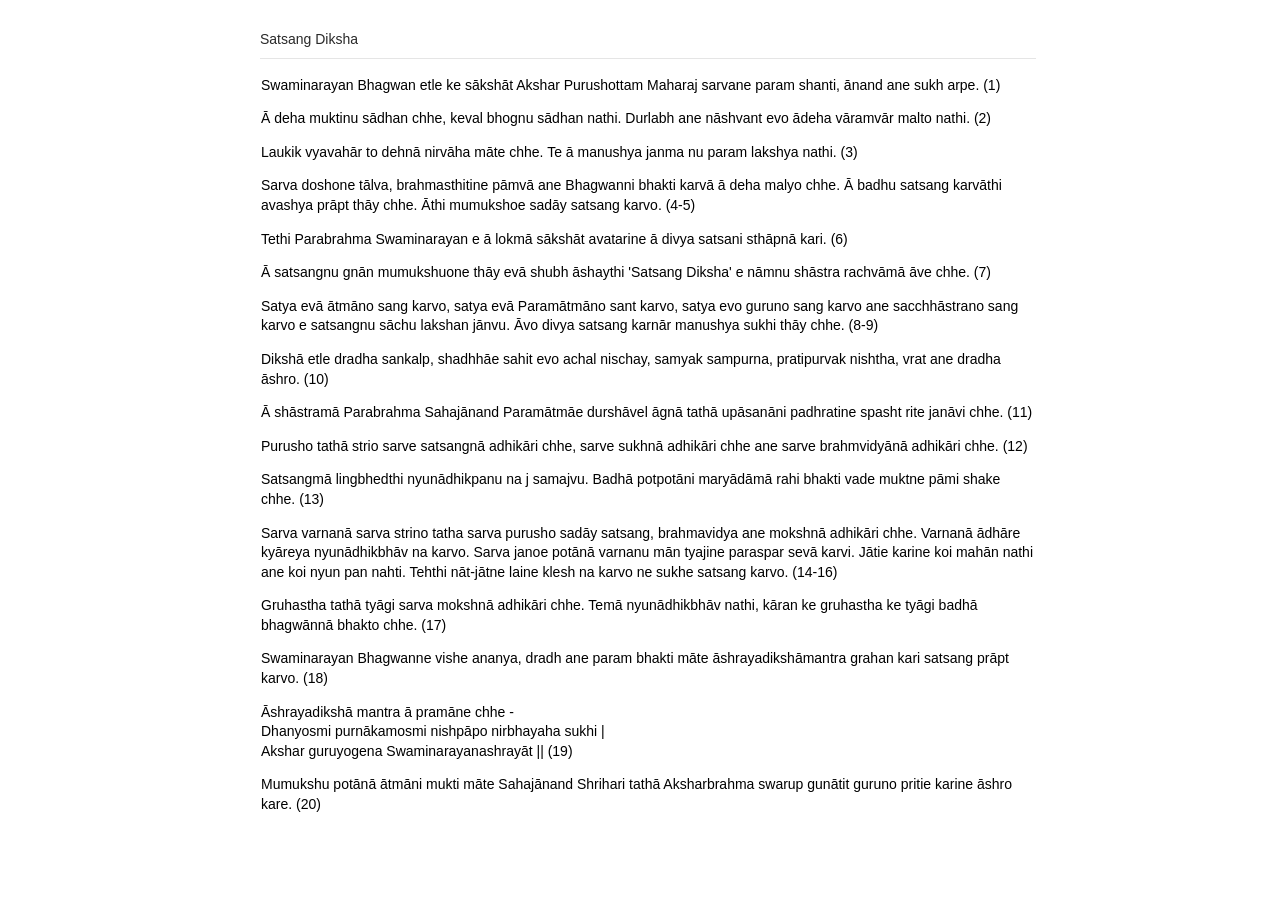
<file: index.html>
<!doctype html>
<html>
  <head>
    <meta name="viewport" content="width=device-width" />
    <meta http-equiv="Content-Type" content="text/html; charset=UTF-8" />
    <title>Nilkanth</title>
    <style>
      /* cyrillic-ext */
      @font-face {
        font-family: 'Alice';
        font-style: normal;
        font-weight: 400;
        font-display: swap;
        src: local('Alice Regular'), local('Alice-Regular'), url(https://fonts.gstatic.com/s/alice/v11/OpNCnoEEmtHa6GcDrg7-hCJ1Zhw.woff2) format('woff2');
        unicode-range: U+0460-052F, U+1C80-1C88, U+20B4, U+2DE0-2DFF, U+A640-A69F, U+FE2E-FE2F;
      }
      /* cyrillic */
      @font-face {
        font-family: 'Alice';
        font-style: normal;
        font-weight: 400;
        font-display: swap;
        src: local('Alice Regular'), local('Alice-Regular'), url(https://fonts.gstatic.com/s/alice/v11/OpNCnoEEmtHa6GcKrg7-hCJ1Zhw.woff2) format('woff2');
        unicode-range: U+0400-045F, U+0490-0491, U+04B0-04B1, U+2116;
      }
      /* latin */
      @font-face {
        font-family: 'Alice';
        font-style: normal;
        font-weight: 400;
        font-display: swap;
        src: local('Alice Regular'), local('Alice-Regular'), url(https://fonts.gstatic.com/s/alice/v11/OpNCnoEEmtHa6GcOrg7-hCJ1.woff2) format('woff2');
        unicode-range: U+0000-00FF, U+0131, U+0152-0153, U+02BB-02BC, U+02C6, U+02DA, U+02DC, U+2000-206F, U+2074, U+20AC, U+2122, U+2191, U+2193, U+2212, U+2215, U+FEFF, U+FFFD;
      }
      /* cyrillic-ext */
      @font-face {
        font-family: 'Lora';
        font-style: italic;
        font-weight: 400;
        font-display: swap;
        src: url(https://fonts.gstatic.com/s/lora/v16/0QI8MX1D_JOuMw_hLdO6T2wV9KnW-MoFoqJ2mvWc3ZyhTjcV.woff) format('woff');
        unicode-range: U+0460-052F, U+1C80-1C88, U+20B4, U+2DE0-2DFF, U+A640-A69F, U+FE2E-FE2F;
      }
      /* cyrillic */
      @font-face {
        font-family: 'Lora';
        font-style: italic;
        font-weight: 400;
        font-display: swap;
        src: url(https://fonts.gstatic.com/s/lora/v16/0QI8MX1D_JOuMw_hLdO6T2wV9KnW-MoFoqt2mvWc3ZyhTjcV.woff) format('woff');
        unicode-range: U+0400-045F, U+0490-0491, U+04B0-04B1, U+2116;
      }
      /* vietnamese */
      @font-face {
        font-family: 'Lora';
        font-style: italic;
        font-weight: 400;
        font-display: swap;
        src: url(https://fonts.gstatic.com/s/lora/v16/0QI8MX1D_JOuMw_hLdO6T2wV9KnW-MoFoqB2mvWc3ZyhTjcV.woff) format('woff');
        unicode-range: U+0102-0103, U+0110-0111, U+0128-0129, U+0168-0169, U+01A0-01A1, U+01AF-01B0, U+1EA0-1EF9, U+20AB;
      }
      /* latin-ext */
      @font-face {
        font-family: 'Lora';
        font-style: italic;
        font-weight: 400;
        font-display: swap;
        src: url(https://fonts.gstatic.com/s/lora/v16/0QI8MX1D_JOuMw_hLdO6T2wV9KnW-MoFoqF2mvWc3ZyhTjcV.woff) format('woff');
        unicode-range: U+0100-024F, U+0259, U+1E00-1EFF, U+2020, U+20A0-20AB, U+20AD-20CF, U+2113, U+2C60-2C7F, U+A720-A7FF;
      }
      /* latin */
      @font-face {
        font-family: 'Lora';
        font-style: italic;
        font-weight: 400;
        font-display: swap;
        src: url(https://fonts.gstatic.com/s/lora/v16/0QI8MX1D_JOuMw_hLdO6T2wV9KnW-MoFoq92mvWc3ZyhTg.woff) format('woff');
        unicode-range: U+0000-00FF, U+0131, U+0152-0153, U+02BB-02BC, U+02C6, U+02DA, U+02DC, U+2000-206F, U+2074, U+20AC, U+2122, U+2191, U+2193, U+2212, U+2215, U+FEFF, U+FFFD;
      }
      /* cyrillic-ext */
      @font-face {
        font-family: 'Lora';
        font-style: normal;
        font-weight: 400;
        font-display: swap;
        src: url(https://fonts.gstatic.com/s/lora/v16/0QI6MX1D_JOuGQbT0gvTJPa787weuxJMkqt8ndeYxZ2JTg.woff) format('woff');
        unicode-range: U+0460-052F, U+1C80-1C88, U+20B4, U+2DE0-2DFF, U+A640-A69F, U+FE2E-FE2F;
      }
      /* cyrillic */
      @font-face {
        font-family: 'Lora';
        font-style: normal;
        font-weight: 400;
        font-display: swap;
        src: url(https://fonts.gstatic.com/s/lora/v16/0QI6MX1D_JOuGQbT0gvTJPa787weuxJFkqt8ndeYxZ2JTg.woff) format('woff');
        unicode-range: U+0400-045F, U+0490-0491, U+04B0-04B1, U+2116;
      }
      /* vietnamese */
      @font-face {
        font-family: 'Lora';
        font-style: normal;
        font-weight: 400;
        font-display: swap;
        src: url(https://fonts.gstatic.com/s/lora/v16/0QI6MX1D_JOuGQbT0gvTJPa787weuxJOkqt8ndeYxZ2JTg.woff) format('woff');
        unicode-range: U+0102-0103, U+0110-0111, U+0128-0129, U+0168-0169, U+01A0-01A1, U+01AF-01B0, U+1EA0-1EF9, U+20AB;
      }
      /* latin-ext */
      @font-face {
        font-family: 'Lora';
        font-style: normal;
        font-weight: 400;
        font-display: swap;
        src: url(https://fonts.gstatic.com/s/lora/v16/0QI6MX1D_JOuGQbT0gvTJPa787weuxJPkqt8ndeYxZ2JTg.woff) format('woff');
        unicode-range: U+0100-024F, U+0259, U+1E00-1EFF, U+2020, U+20A0-20AB, U+20AD-20CF, U+2113, U+2C60-2C7F, U+A720-A7FF;
      }
      /* latin */
      @font-face {
        font-family: 'Lora';
        font-style: normal;
        font-weight: 400;
        font-display: swap;
        src: url(https://fonts.gstatic.com/s/lora/v16/0QI6MX1D_JOuGQbT0gvTJPa787weuxJBkqt8ndeYxZ0.woff) format('woff');
        unicode-range: U+0000-00FF, U+0131, U+0152-0153, U+02BB-02BC, U+02C6, U+02DA, U+02DC, U+2000-206F, U+2074, U+20AC, U+2122, U+2191, U+2193, U+2212, U+2215, U+FEFF, U+FFFD;
      }
      /* latin-ext */
      @font-face {
        font-family: 'Merienda';
        font-style: normal;
        font-weight: 400;
        font-display: swap;
        src: local('Merienda'), local('Merienda-Regular_0_wt'), url(https://fonts.gstatic.com/s/merienda/v8/gNMHW3x8Qoy5_mf8uWMLMIqY_svhBV0.woff2) format('woff2');
        unicode-range: U+0100-024F, U+0259, U+1E00-1EFF, U+2020, U+20A0-20AB, U+20AD-20CF, U+2113, U+2C60-2C7F, U+A720-A7FF;
      }
      /* latin */
      @font-face {
        font-family: 'Merienda';
        font-style: normal;
        font-weight: 400;
        font-display: swap;
        src: local('Merienda'), local('Merienda-Regular_0_wt'), url(https://fonts.gstatic.com/s/merienda/v8/gNMHW3x8Qoy5_mf8uWMFMIqY_svh.woff2) format('woff2');
        unicode-range: U+0000-00FF, U+0131, U+0152-0153, U+02BB-02BC, U+02C6, U+02DA, U+02DC, U+2000-206F, U+2074, U+20AC, U+2122, U+2191, U+2193, U+2212, U+2215, U+FEFF, U+FFFD;
      }
      /* cyrillic-ext */
      @font-face {
        font-family: 'Roboto';
        font-style: normal;
        font-weight: 300;
        font-display: swap;
        src: local('Roboto Light'), local('Roboto-Light'), url(https://fonts.gstatic.com/s/roboto/v20/KFOlCnqEu92Fr1MmSU5fCRc4AMP6lbBP.woff2) format('woff2');
        unicode-range: U+0460-052F, U+1C80-1C88, U+20B4, U+2DE0-2DFF, U+A640-A69F, U+FE2E-FE2F;
      }
      /* cyrillic */
      @font-face {
        font-family: 'Roboto';
        font-style: normal;
        font-weight: 300;
        font-display: swap;
        src: local('Roboto Light'), local('Roboto-Light'), url(https://fonts.gstatic.com/s/roboto/v20/KFOlCnqEu92Fr1MmSU5fABc4AMP6lbBP.woff2) format('woff2');
        unicode-range: U+0400-045F, U+0490-0491, U+04B0-04B1, U+2116;
      }
      /* greek-ext */
      @font-face {
        font-family: 'Roboto';
        font-style: normal;
        font-weight: 300;
        font-display: swap;
        src: local('Roboto Light'), local('Roboto-Light'), url(https://fonts.gstatic.com/s/roboto/v20/KFOlCnqEu92Fr1MmSU5fCBc4AMP6lbBP.woff2) format('woff2');
        unicode-range: U+1F00-1FFF;
      }
      /* greek */
      @font-face {
        font-family: 'Roboto';
        font-style: normal;
        font-weight: 300;
        font-display: swap;
        src: local('Roboto Light'), local('Roboto-Light'), url(https://fonts.gstatic.com/s/roboto/v20/KFOlCnqEu92Fr1MmSU5fBxc4AMP6lbBP.woff2) format('woff2');
        unicode-range: U+0370-03FF;
      }
      /* vietnamese */
      @font-face {
        font-family: 'Roboto';
        font-style: normal;
        font-weight: 300;
        font-display: swap;
        src: local('Roboto Light'), local('Roboto-Light'), url(https://fonts.gstatic.com/s/roboto/v20/KFOlCnqEu92Fr1MmSU5fCxc4AMP6lbBP.woff2) format('woff2');
        unicode-range: U+0102-0103, U+0110-0111, U+0128-0129, U+0168-0169, U+01A0-01A1, U+01AF-01B0, U+1EA0-1EF9, U+20AB;
      }
      /* latin-ext */
      @font-face {
        font-family: 'Roboto';
        font-style: normal;
        font-weight: 300;
        font-display: swap;
        src: local('Roboto Light'), local('Roboto-Light'), url(https://fonts.gstatic.com/s/roboto/v20/KFOlCnqEu92Fr1MmSU5fChc4AMP6lbBP.woff2) format('woff2');
        unicode-range: U+0100-024F, U+0259, U+1E00-1EFF, U+2020, U+20A0-20AB, U+20AD-20CF, U+2113, U+2C60-2C7F, U+A720-A7FF;
      }
      /* latin */
      @font-face {
        font-family: 'Roboto';
        font-style: normal;
        font-weight: 300;
        font-display: swap;
        src: local('Roboto Light'), local('Roboto-Light'), url(https://fonts.gstatic.com/s/roboto/v20/KFOlCnqEu92Fr1MmSU5fBBc4AMP6lQ.woff2) format('woff2');
        unicode-range: U+0000-00FF, U+0131, U+0152-0153, U+02BB-02BC, U+02C6, U+02DA, U+02DC, U+2000-206F, U+2074, U+20AC, U+2122, U+2191, U+2193, U+2212, U+2215, U+FEFF, U+FFFD;
      }
      /* cyrillic-ext */
      @font-face {
        font-family: 'Roboto';
        font-style: normal;
        font-weight: 400;
        font-display: swap;
        src: local('Roboto'), local('Roboto-Regular'), url(https://fonts.gstatic.com/s/roboto/v20/KFOmCnqEu92Fr1Mu72xKKTU1Kvnz.woff2) format('woff2');
        unicode-range: U+0460-052F, U+1C80-1C88, U+20B4, U+2DE0-2DFF, U+A640-A69F, U+FE2E-FE2F;
      }
      /* cyrillic */
      @font-face {
        font-family: 'Roboto';
        font-style: normal;
        font-weight: 400;
        font-display: swap;
        src: local('Roboto'), local('Roboto-Regular'), url(https://fonts.gstatic.com/s/roboto/v20/KFOmCnqEu92Fr1Mu5mxKKTU1Kvnz.woff2) format('woff2');
        unicode-range: U+0400-045F, U+0490-0491, U+04B0-04B1, U+2116;
      }
      /* greek-ext */
      @font-face {
        font-family: 'Roboto';
        font-style: normal;
        font-weight: 400;
        font-display: swap;
        src: local('Roboto'), local('Roboto-Regular'), url(https://fonts.gstatic.com/s/roboto/v20/KFOmCnqEu92Fr1Mu7mxKKTU1Kvnz.woff2) format('woff2');
        unicode-range: U+1F00-1FFF;
      }
      /* greek */
      @font-face {
        font-family: 'Roboto';
        font-style: normal;
        font-weight: 400;
        font-display: swap;
        src: local('Roboto'), local('Roboto-Regular'), url(https://fonts.gstatic.com/s/roboto/v20/KFOmCnqEu92Fr1Mu4WxKKTU1Kvnz.woff2) format('woff2');
        unicode-range: U+0370-03FF;
      }
      /* vietnamese */
      @font-face {
        font-family: 'Roboto';
        font-style: normal;
        font-weight: 400;
        font-display: swap;
        src: local('Roboto'), local('Roboto-Regular'), url(https://fonts.gstatic.com/s/roboto/v20/KFOmCnqEu92Fr1Mu7WxKKTU1Kvnz.woff2) format('woff2');
        unicode-range: U+0102-0103, U+0110-0111, U+0128-0129, U+0168-0169, U+01A0-01A1, U+01AF-01B0, U+1EA0-1EF9, U+20AB;
      }
      /* latin-ext */
      @font-face {
        font-family: 'Roboto';
        font-style: normal;
        font-weight: 400;
        font-display: swap;
        src: local('Roboto'), local('Roboto-Regular'), url(https://fonts.gstatic.com/s/roboto/v20/KFOmCnqEu92Fr1Mu7GxKKTU1Kvnz.woff2) format('woff2');
        unicode-range: U+0100-024F, U+0259, U+1E00-1EFF, U+2020, U+20A0-20AB, U+20AD-20CF, U+2113, U+2C60-2C7F, U+A720-A7FF;
      }
      /* latin */
      @font-face {
        font-family: 'Roboto';
        font-style: normal;
        font-weight: 400;
        font-display: swap;
        src: local('Roboto'), local('Roboto-Regular'), url(https://fonts.gstatic.com/s/roboto/v20/KFOmCnqEu92Fr1Mu4mxKKTU1Kg.woff2) format('woff2');
        unicode-range: U+0000-00FF, U+0131, U+0152-0153, U+02BB-02BC, U+02C6, U+02DA, U+02DC, U+2000-206F, U+2074, U+20AC, U+2122, U+2191, U+2193, U+2212, U+2215, U+FEFF, U+FFFD;
      }
      /* cyrillic-ext */
      @font-face {
        font-family: 'Roboto';
        font-style: normal;
        font-weight: 500;
        font-display: swap;
        src: local('Roboto Medium'), local('Roboto-Medium'), url(https://fonts.gstatic.com/s/roboto/v20/KFOlCnqEu92Fr1MmEU9fCRc4AMP6lbBP.woff2) format('woff2');
        unicode-range: U+0460-052F, U+1C80-1C88, U+20B4, U+2DE0-2DFF, U+A640-A69F, U+FE2E-FE2F;
      }
      /* cyrillic */
      @font-face {
        font-family: 'Roboto';
        font-style: normal;
        font-weight: 500;
        font-display: swap;
        src: local('Roboto Medium'), local('Roboto-Medium'), url(https://fonts.gstatic.com/s/roboto/v20/KFOlCnqEu92Fr1MmEU9fABc4AMP6lbBP.woff2) format('woff2');
        unicode-range: U+0400-045F, U+0490-0491, U+04B0-04B1, U+2116;
      }
      /* greek-ext */
      @font-face {
        font-family: 'Roboto';
        font-style: normal;
        font-weight: 500;
        font-display: swap;
        src: local('Roboto Medium'), local('Roboto-Medium'), url(https://fonts.gstatic.com/s/roboto/v20/KFOlCnqEu92Fr1MmEU9fCBc4AMP6lbBP.woff2) format('woff2');
        unicode-range: U+1F00-1FFF;
      }
      /* greek */
      @font-face {
        font-family: 'Roboto';
        font-style: normal;
        font-weight: 500;
        font-display: swap;
        src: local('Roboto Medium'), local('Roboto-Medium'), url(https://fonts.gstatic.com/s/roboto/v20/KFOlCnqEu92Fr1MmEU9fBxc4AMP6lbBP.woff2) format('woff2');
        unicode-range: U+0370-03FF;
      }
      /* vietnamese */
      @font-face {
        font-family: 'Roboto';
        font-style: normal;
        font-weight: 500;
        font-display: swap;
        src: local('Roboto Medium'), local('Roboto-Medium'), url(https://fonts.gstatic.com/s/roboto/v20/KFOlCnqEu92Fr1MmEU9fCxc4AMP6lbBP.woff2) format('woff2');
        unicode-range: U+0102-0103, U+0110-0111, U+0128-0129, U+0168-0169, U+01A0-01A1, U+01AF-01B0, U+1EA0-1EF9, U+20AB;
      }
      /* latin-ext */
      @font-face {
        font-family: 'Roboto';
        font-style: normal;
        font-weight: 500;
        font-display: swap;
        src: local('Roboto Medium'), local('Roboto-Medium'), url(https://fonts.gstatic.com/s/roboto/v20/KFOlCnqEu92Fr1MmEU9fChc4AMP6lbBP.woff2) format('woff2');
        unicode-range: U+0100-024F, U+0259, U+1E00-1EFF, U+2020, U+20A0-20AB, U+20AD-20CF, U+2113, U+2C60-2C7F, U+A720-A7FF;
      }
      /* latin */
      @font-face {
        font-family: 'Roboto';
        font-style: normal;
        font-weight: 500;
        font-display: swap;
        src: local('Roboto Medium'), local('Roboto-Medium'), url(https://fonts.gstatic.com/s/roboto/v20/KFOlCnqEu92Fr1MmEU9fBBc4AMP6lQ.woff2) format('woff2');
        unicode-range: U+0000-00FF, U+0131, U+0152-0153, U+02BB-02BC, U+02C6, U+02DA, U+02DC, U+2000-206F, U+2074, U+20AC, U+2122, U+2191, U+2193, U+2212, U+2215, U+FEFF, U+FFFD;
      }

      .html-body {
        background-color: #ffffff;
        font-family: sans-serif;
        -webkit-font-smoothing: antialiased;
        font-size: 14px;
        line-height: 1.4;
        margin: 0;
        padding: 0;
        -ms-text-size-adjust: 100%;
        -webkit-text-size-adjust: 100%;
      }

      table {
        border-collapse: separate;
        mso-table-lspace: 0pt;
        mso-table-rspace: 0pt;
        width: 100%; }
        table td {
          font-family: sans-serif;
          font-size: 14px;
          vertical-align: top;
      }

      .body {
        background-color: #ffffff;
        width: 100%;
      }

      /* Set a max-width, and make it display as block so it will automatically stretch to that width, but will also shrink down on a phone or something */
      .container {
        display: block;
        margin: 0 auto !important;
        /* makes it centered */
        max-width: 800px;
        padding: 10px;
        width: 800px;
      }

      /* This should also be a block element, so that it will fill 100% of the .container */
      .content {
        box-sizing: border-box;
        display: block;
        margin: 0 auto;
        padding: 10px;
      }

      /* -------------------------------------
          HEADER, FOOTER, MAIN
      ------------------------------------- */
      .main {
        background: #ffffff;
        border-radius: 3px;
        width: 100%;
      }

      .wrapper {
        box-sizing: border-box;
        padding: 0px;
      }

      .content-block {
        padding-bottom: 10px;
        padding-top: 10px;
      }

      .footer {
        clear: both;
        margin-top: 10px;
        text-align: center;
        width: 100%;
      }
        .footer td,
        .footer p,
        .footer span,
        .footer a {
          color: #999999;
          font-size: 12px;
          text-align: center;
      }

      /* -------------------------------------
          TYPOGRAPHY
      ------------------------------------- */
      .h1,
      .h2,
      .h3,
      .h4 {
        color: #000000;
        font-family: 'Alice';
        font-weight: 400;
        line-height: 1.4;
        margin: 0;
        margin-bottom: 30px;
      }

      .h1 {
        font-size: 35px;
        font-weight: 300;
        text-transform: capitalize;
      }

      .p,
      .ul,
      .ol {
        font-family: 'Lora';
        font-size: 14px;
        font-weight: normal;
        margin: 0;
        margin-bottom: 15px;
      }

      .p li,
      .ul li,
      .ol li {
          list-style-position: inside;
          margin-left: 5px;
      }

      .a {
        display: block;
        color: rgba(0, 0, 0, 0.84);
        font-family: 'Roboto';
        font-size: 14px;
        text-decoration: none;
      }

      .a:hover {
        text-decoration: underline;
      }

      .p:last-child {
        margin: 0;
      }

      /* -------------------------------------
          OTHER STYLES THAT MIGHT BE USEFUL
      ------------------------------------- */
      .last {
        margin-bottom: 0;
      }

      .first {
        margin-top: 0;
      }

      .align-center {
        text-align: center;
      }

      .align-right {
        text-align: right;
      }

      .align-left {
        text-align: left;
      }

      .align-justify {
        text-align: justify;
      }

      .clear {
        clear: both;
      }

      .mt0 {
        margin-top: 0;
      }

      .mb0 {
        margin-bottom: 0;
      }

      .preheader {
        color: transparent;
        display: none;
        height: 0;
        max-height: 0;
        max-width: 0;
        opacity: 0;
        overflow: hidden;
        mso-hide: all;
        visibility: hidden;
        width: 0;
      }

      .powered-by a {
        text-decoration: none;
      }

      hr {
        border: 0;
        border-bottom: 1px solid #f6f6f6;
        margin: 20px 0;
      }

      .wide {
        display: block;
      }

      .tall {
        display: none;
      }

      /* -------------------------------------
          RESPONSIVE AND MOBILE FRIENDLY STYLES
      ------------------------------------- */
      @media only screen and (max-width: 800px) {
        table[class=body] .h1 {
          font-size: 28px !important;
          margin-bottom: 10px !important;
        }
        table[class=body] .p,
        table[class=body] .ul,
        table[class=body] .ol,
        table[class=body] .td,
        table[class=body] .span,
        table[class=body] .a {
          font-size: 16px !important;
        }
        table[class=body] .wrapper,
        table[class=body] .article {
          padding: 0px !important;
        }
        table[class=body] .content {
          padding: 0 !important;
        }
        table[class=body] .container {
          padding: 0 !important;
          width: 100% !important;
        }
        table[class=body] .main {
          border-left-width: 0 !important;
          border-radius: 0 !important;
          border-right-width: 0 !important;
        }
        table[class=body] .btn table {
          width: 100% !important;
        }
        table[class=body] .btn a {
          width: 100% !important;
        }
        table[class=body] .img-responsive {
          height: auto !important;
          max-width: 100% !important;
          width: auto !important;
        }

        .header-title {
          font-size: 30px !important;
          line-height: 34px !important;
        }

        .header-subtitle {
          font-size: 18px !important;
          line-height: 22px !important;
        }

        table[class=body] .p.icon-image-title {
          font-size: 20px !important;
        }
      }

      @media only screen and (max-width: 600px) {
        .wide {
          display: none !important;
        }

        .tall {
          display: block !important;
        }
      }

      /* -------------------------------------
          PRESERVE THESE STYLES IN THE HEAD
      ------------------------------------- */
      @media all {
        .ExternalClass {
          width: 100%;
        }
        .ExternalClass,
        .ExternalClass p,
        .ExternalClass span,
        .ExternalClass font,
        .ExternalClass td,
        .ExternalClass div {
          line-height: 100%;
        }
        .apple-link a {
          color: inherit !important;
          font-family: inherit !important;
          font-size: inherit !important;
          font-weight: inherit !important;
          line-height: inherit !important;
          text-decoration: none !important;
        }
        #MessageViewBody a {
          color: inherit;
          text-decoration: none;
          font-size: inherit;
          font-family: inherit;
          font-weight: inherit;
          line-height: inherit;
        }
        .btn-primary table td:hover {
          background-color: #34495e !important;
        }
        .btn-primary a:hover {
          background-color: #34495e !important;
          border-color: #34495e !important;
        }
      }

      /* -------------------------------------
          CONTENT
      ------------------------------------- */
      .p {
        font-family: 'Lora';
        font-size: 18px;
        line-height: 24px;
      }

      .image,
      .half-image,
      .simple-image,
      .carousel-image,
      .icon-image,
      .divider {
        border-radius: 10px;
        display: block;
        overflow: hidden;
        margin-bottom: 24px;
        border: none;
        -ms-interpolation-mode: bicubic;
        max-width: 100%;
      }

      .icon-image {
        display: inline-block;
        height: 50px !important;
        width: 50px !important;
        margin-right: 12px;
      }

      .icon-image-title {
        font-weight: bold;
        font-size: 24px;
      }

      .image,
      .carousel-image {
        width: 100%;
      }

      .divider {
        margin: 24px auto 0px;
      }

      .half-text,
      .half-image {
        width: 376px;
      }

      .carousel-image {
        margin: 0;
      }

      .carousel-image-wrapper {
        margin: 12px 0;
      }

      .carousel {
        background-color: #ecf0f1;
        border-radius: 10px;
      }

      .header {
        margin: 20px 0 12px;
      }

      .section-header {
        color: rgba(0, 0, 0, 0.84);
        font-family: 'Roboto';
        border-bottom: 1px solid rgba(0, 0, 0, 0.1);
        font-size: 14px;
        padding: 8px 0;
      }

      .read-marker {
        color: rgba(0, 0, 0, 0.54);
        font-family: 'Roboto';
        font-size: 14px;
        text-align: right;
      }

      .header-title {
        display: block;
        font-family: 'Alice';
        font-size: 40px;
        line-height: 44px;
        margin: 0;
      }

      .header-subtitle {
        color: rgba(0, 0, 0, 0.54);
        display: block;
        font-family: 'Roboto';
        font-size: 20px;
        font-weight: 400;
        line-height: 24px;
      }

      .quote-spacing {
        box-sizing: border-box;
        border-left: 4px solid #1abc9c;
        margin: 30px 24px 0px;
        padding-left: 20px;
      }

      .quote {
        box-sizing: border-box;
        font-family: 'Merienda';
        font-size: 24px;
        line-height: 28px;
      }

      .half-spacing-bottom {
        margin-bottom: 12px;
      }

      .half-spacing-top {
        margin-top: 12px;
      }

      .spacing-top {
        margin-top: 24px;
      }

      .no-spacing-top {
        margin-top: 0px;
      }

      .no-margin {
        margin: 0px;
      }

      .spacing-right {
        margin-right: 24px;
      }

      .footer {
        margin-top: 24px;
      }

      .border-top,
      .footer,
      .inline-divider-top {
        border-top: 1px solid rgba(0, 0, 0, 0.1);
      }

      .highlight-card {
        border-radius: 10px;
        overflow: hidden;
        background-color: #1abc9c;
        color: white;
        padding: 4px 12px;
      }

      .card-title {
        font-family: 'Roboto';
        font-size: 12px;
        font-weight: bold;
        margin-bottom: 8px;
      }

      .input {
        position:absolute;
        display:none !important;
        visibility:hidden !important;
      }

      .picker-pill {
        background-color: #bdc3c7;
        border-radius: 6px;
        padding: 6px;
        display: inline-block;
        margin: 4px;
      }

      .hero-link {
        display: inline-block;
        background-color: #3498db;
        border-radius: 4px;
        box-sizing: border-box;
        padding: 12px;
        text-decoration: none;
        color: white;
        font-weight: bold;
        width: 100%;
      }

      .two-col-table-image-cell {
        width: 40%;
      }

      .two-col-table-text-cell {
        width: 60%;
      }

      .inline-divider-top {
        padding-top: 24px;
      }

    </style>
  </head>
  <body class="html-body">
    <span class="preheader">Satsang Diksha</span>
    <table role="presentation" border="0" cellpadding="0" cellspacing="0" class="body">
      <tr>
        <td style="width: 16px;">&nbsp;</td>
        <td class="container">
          <div class="content">

            <!-- START CENTERED WHITE CONTAINER -->
            <table role="presentation" class="main">

              <!-- START MAIN CONTENT AREA -->
              <tr>
                <td class="section-header">
                  <table role="presentation" border="0" cellpadding="0" cellspacing="0">
                    <tr>
                      <td>
                        Satsang Diksha
                      </td>
                    </tr>
                  </table>
                </td>
              </tr>
              <tr>
                <td>
                  <p>Swaminarayan Bhagwan etle ke sākshāt Akshar Purushottam Maharaj sarvane param shanti, ānand ane sukh arpe. (1) </p>
                  <p>Ā deha muktinu sādhan chhe, keval bhognu sādhan nathi. Durlabh ane nāshvant evo ādeha vāramvār malto nathi. (2)</p>

                  <p>Laukik vyavahār to dehnā nirvāha māte chhe. Te ā manushya janma nu param lakshya nathi. (3)</p>

                  <p>Sarva doshone tālva, brahmasthitine pāmvā ane Bhagwanni bhakti karvā ā deha malyo chhe. Ā badhu satsang karvāthi avashya prāpt thāy chhe. Āthi mumukshoe sadāy satsang karvo. (4-5)</p>

                  <p>Tethi Parabrahma Swaminarayan e ā lokmā sākshāt avatarine ā divya satsani sthāpnā kari. (6)</p>

                  <p>Ā satsangnu gnān mumukshuone thāy evā shubh āshaythi 'Satsang Diksha' e nāmnu shāstra rachvāmā āve chhe. (7)</p>

                  <p>Satya evā ātmāno sang karvo, satya evā Paramātmāno sant karvo, satya evo guruno sang karvo ane sacchhāstrano sang karvo e satsangnu sāchu lakshan jānvu. Āvo divya satsang karnār manushya sukhi thāy chhe. (8-9)</p>

                  <p>Dikshā etle dradha sankalp, shadhhāe sahit evo achal nischay, samyak sampurna, pratipurvak nishtha, vrat ane dradha āshro. (10)</p>

                  <p>Ā shāstramā Parabrahma Sahajānand Paramātmāe durshāvel āgnā tathā upāsanāni padhratine spasht rite janāvi chhe. (11)</p>

                  <p>Purusho tathā strio sarve satsangnā adhikāri chhe, sarve sukhnā adhikāri chhe ane sarve brahmvidyānā adhikāri chhe. (12)</p>

                  <p>Satsangmā lingbhedthi nyunādhikpanu na j samajvu. Badhā potpotāni maryādāmā rahi bhakti vade muktne pāmi shake chhe. (13)</p>

                  <p>Sarva varnanā sarva strino tatha sarva purusho sadāy satsang, brahmavidya ane mokshnā adhikāri chhe. Varnanā ādhāre kyāreya nyunādhikbhāv na karvo. Sarva janoe potānā varnanu mān tyajine paraspar sevā karvi. Jātie karine koi mahān nathi ane koi nyun pan nahti. Tehthi nāt-jātne laine klesh na karvo ne sukhe satsang karvo. (14-16)</p>

                  <p>Gruhastha tathā tyāgi sarva mokshnā adhikāri chhe. Temā nyunādhikbhāv nathi, kāran ke gruhastha ke tyāgi badhā bhagwānnā bhakto chhe. (17)</p>

                  <p>Swaminarayan Bhagwanne vishe ananya, dradh ane param bhakti māte āshrayadikshāmantra grahan kari satsang prāpt karvo. (18)</p>

                  <p>Āshrayadikshā mantra ā pramāne chhe - <br>

                  Dhanyosmi purnākamosmi nishpāpo nirbhayaha sukhi | <br>

                  Akshar guruyogena Swaminarayanashrayāt || (19)</p>

                  <p>Mumukshu potānā ātmāni mukti māte Sahajānand Shrihari tathā Aksharbrahma swarup gunātit guruno pritie karine āshro kare. (20)</p>



                </td>
              </tr>


            <!-- END FOOTER -->

          </div>
        </td>
        <td style="width: 16px;">&nbsp;</td>
      </tr>
    </table>
  </body>
</html>
</file>
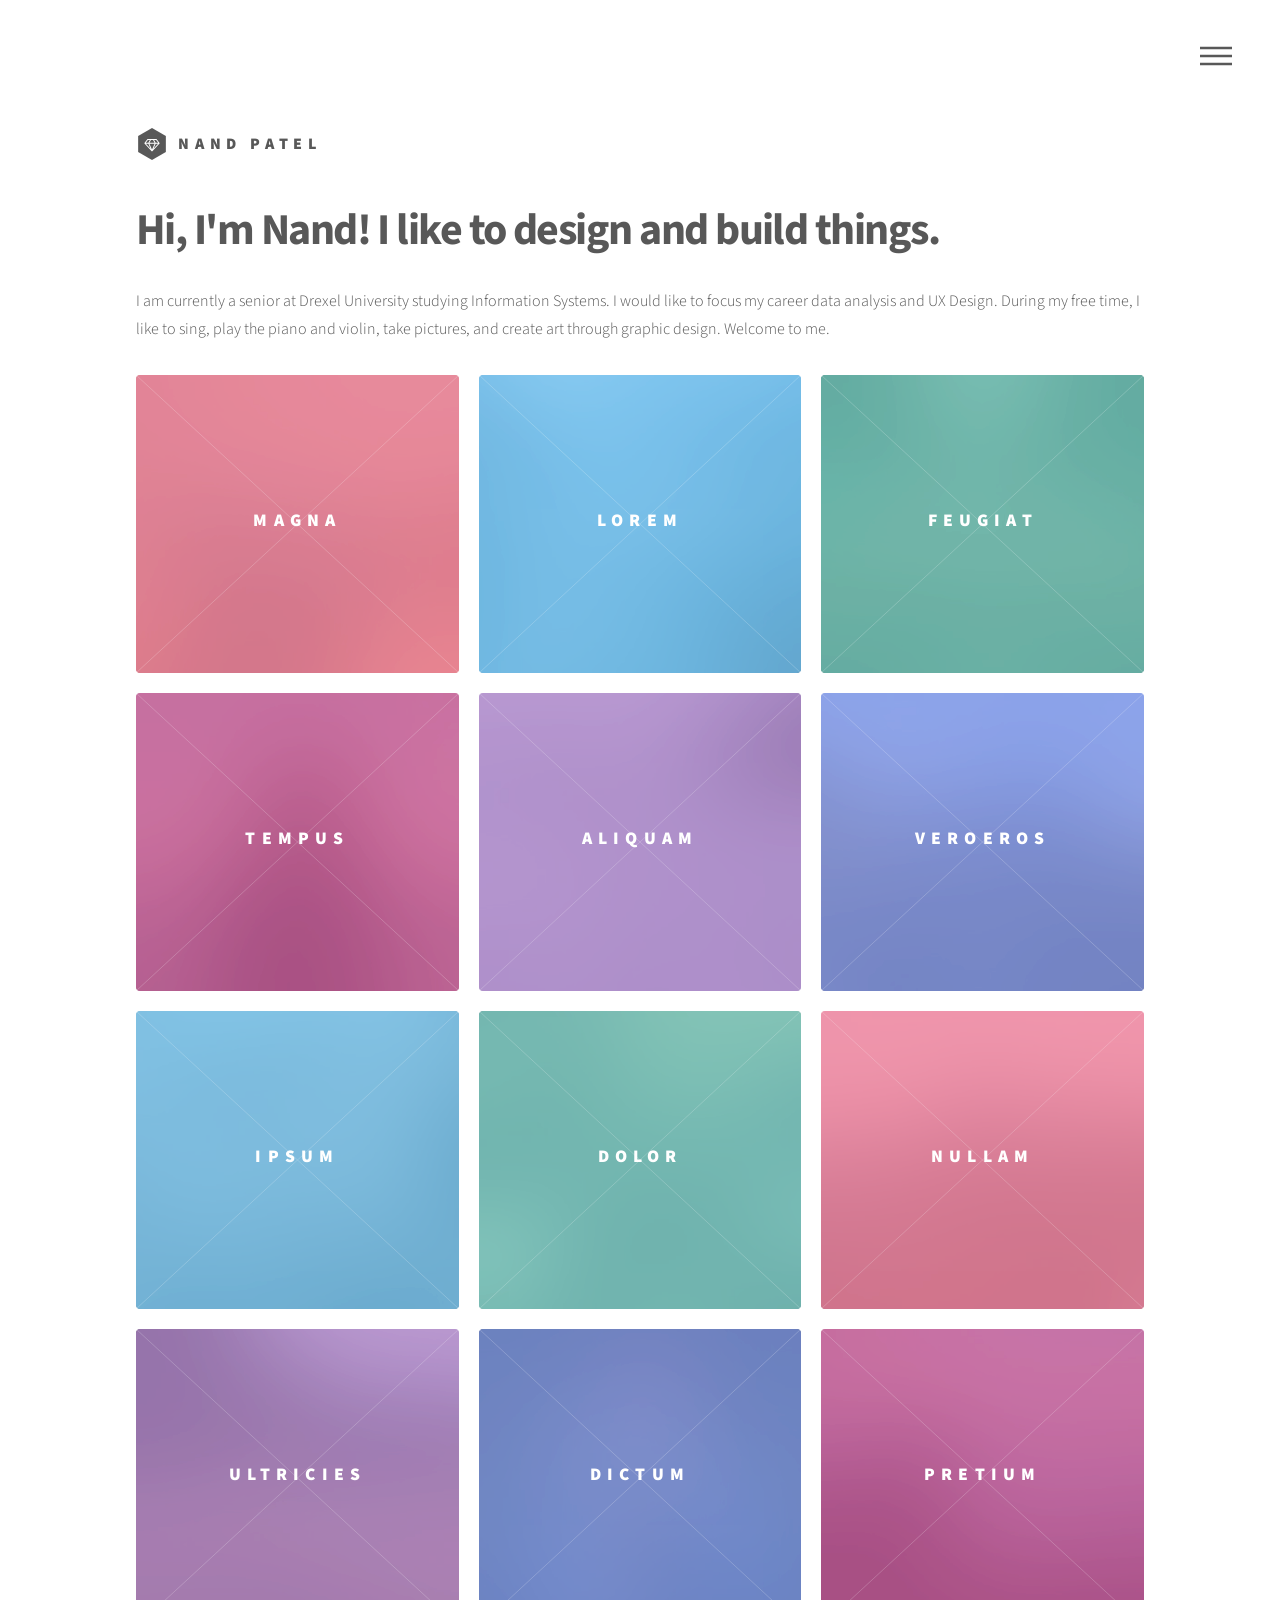
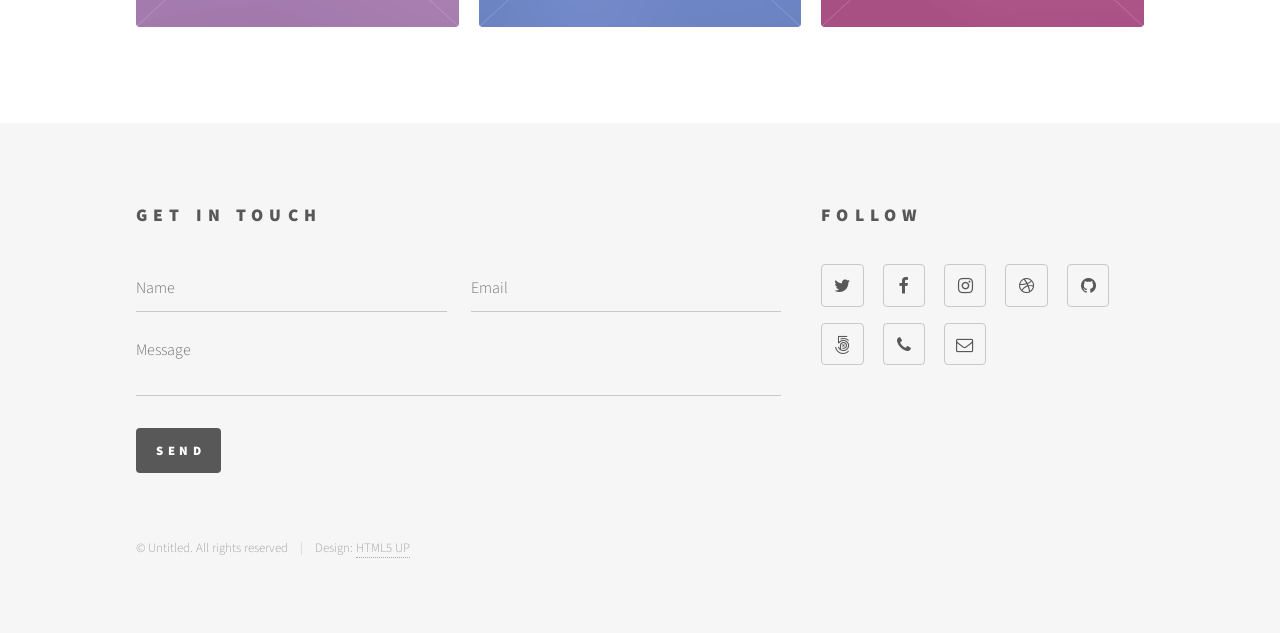
<file: portfolio-html5/index.html>
<!DOCTYPE HTML>
<!--
	Phantom by HTML5 UP
	html5up.net | @ajlkn
	Free for personal and commercial use under the CCA 3.0 license (html5up.net/license)
-->
<html>
	<head>
		<title>Nand Patel</title>
		<meta charset="utf-8" />
		<meta name="viewport" content="width=device-width, initial-scale=1, user-scalable=no" />
		<link rel="stylesheet" href="assets/css/main.css" />
		<noscript><link rel="stylesheet" href="assets/css/noscript.css" /></noscript>
	</head>
	<body class="is-preload">
		<!-- Wrapper -->
			<div id="wrapper">

				<!-- Header -->
					<header id="header">
						<div class="inner">

							<!-- Logo -->
								<a href="index.html" class="logo">
									<span class="symbol"><img src="images/logo.svg" alt="" /></span><span class="title">Nand Patel</span>
								</a>

							<!-- Nav -->
								<nav>
									<ul>
										<li><a href="#menu">Menu</a></li>
									</ul>
								</nav>

						</div>
					</header>

				<!-- Menu -->
					<nav id="menu">
						<h2>Menu</h2>
						<ul>
							<li><a href="index.html">Home</a></li>
							<li><a href="generic.html">Ipsum veroeros</a></li>
							<li><a href="generic.html">Tempus etiam</a></li>
							<li><a href="generic.html">Consequat dolor</a></li>
							<li><a href="elements.html">Elements</a></li>
						</ul>
					</nav>

				<!-- Main -->
					<div id="main">
						<div class="inner">
							<header>
								<h1>Hi, I'm Nand! I like to design and build things.</h1>
								<p>I am currently a senior at Drexel University studying Information Systems. I would like to focus my career data analysis and UX Design. During my free time, I like to sing, play the piano and violin, take pictures, and create art through graphic design. Welcome to me.</p>
							</header>
							<section class="tiles">
								<article class="style1">
									<span class="image">
										<img src="images/pic01.jpg" alt="" />
									</span>
									<a href="generic.html">
										<h2>Magna</h2>
										<div class="content">
											<p>Sed nisl arcu euismod sit amet nisi lorem etiam dolor veroeros et feugiat.</p>
										</div>
									</a>
								</article>
								<article class="style2">
									<span class="image">
										<img src="images/pic02.jpg" alt="" />
									</span>
									<a href="generic.html">
										<h2>Lorem</h2>
										<div class="content">
											<p>Sed nisl arcu euismod sit amet nisi lorem etiam dolor veroeros et feugiat.</p>
										</div>
									</a>
								</article>
								<article class="style3">
									<span class="image">
										<img src="images/pic03.jpg" alt="" />
									</span>
									<a href="generic.html">
										<h2>Feugiat</h2>
										<div class="content">
											<p>Sed nisl arcu euismod sit amet nisi lorem etiam dolor veroeros et feugiat.</p>
										</div>
									</a>
								</article>
								<article class="style4">
									<span class="image">
										<img src="images/pic04.jpg" alt="" />
									</span>
									<a href="generic.html">
										<h2>Tempus</h2>
										<div class="content">
											<p>Sed nisl arcu euismod sit amet nisi lorem etiam dolor veroeros et feugiat.</p>
										</div>
									</a>
								</article>
								<article class="style5">
									<span class="image">
										<img src="images/pic05.jpg" alt="" />
									</span>
									<a href="generic.html">
										<h2>Aliquam</h2>
										<div class="content">
											<p>Sed nisl arcu euismod sit amet nisi lorem etiam dolor veroeros et feugiat.</p>
										</div>
									</a>
								</article>
								<article class="style6">
									<span class="image">
										<img src="images/pic06.jpg" alt="" />
									</span>
									<a href="generic.html">
										<h2>Veroeros</h2>
										<div class="content">
											<p>Sed nisl arcu euismod sit amet nisi lorem etiam dolor veroeros et feugiat.</p>
										</div>
									</a>
								</article>
								<article class="style2">
									<span class="image">
										<img src="images/pic07.jpg" alt="" />
									</span>
									<a href="generic.html">
										<h2>Ipsum</h2>
										<div class="content">
											<p>Sed nisl arcu euismod sit amet nisi lorem etiam dolor veroeros et feugiat.</p>
										</div>
									</a>
								</article>
								<article class="style3">
									<span class="image">
										<img src="images/pic08.jpg" alt="" />
									</span>
									<a href="generic.html">
										<h2>Dolor</h2>
										<div class="content">
											<p>Sed nisl arcu euismod sit amet nisi lorem etiam dolor veroeros et feugiat.</p>
										</div>
									</a>
								</article>
								<article class="style1">
									<span class="image">
										<img src="images/pic09.jpg" alt="" />
									</span>
									<a href="generic.html">
										<h2>Nullam</h2>
										<div class="content">
											<p>Sed nisl arcu euismod sit amet nisi lorem etiam dolor veroeros et feugiat.</p>
										</div>
									</a>
								</article>
								<article class="style5">
									<span class="image">
										<img src="images/pic10.jpg" alt="" />
									</span>
									<a href="generic.html">
										<h2>Ultricies</h2>
										<div class="content">
											<p>Sed nisl arcu euismod sit amet nisi lorem etiam dolor veroeros et feugiat.</p>
										</div>
									</a>
								</article>
								<article class="style6">
									<span class="image">
										<img src="images/pic11.jpg" alt="" />
									</span>
									<a href="generic.html">
										<h2>Dictum</h2>
										<div class="content">
											<p>Sed nisl arcu euismod sit amet nisi lorem etiam dolor veroeros et feugiat.</p>
										</div>
									</a>
								</article>
								<article class="style4">
									<span class="image">
										<img src="images/pic12.jpg" alt="" />
									</span>
									<a href="generic.html">
										<h2>Pretium</h2>
										<div class="content">
											<p>Sed nisl arcu euismod sit amet nisi lorem etiam dolor veroeros et feugiat.</p>
										</div>
									</a>
								</article>
							</section>
						</div>
					</div>

				<!-- Footer -->
					<footer id="footer">
						<div class="inner">
							<section>
								<h2>Get in touch</h2>
								<form method="post" action="#">
									<div class="fields">
										<div class="field half">
											<input type="text" name="name" id="name" placeholder="Name" />
										</div>
										<div class="field half">
											<input type="email" name="email" id="email" placeholder="Email" />
										</div>
										<div class="field">
											<textarea name="message" id="message" placeholder="Message"></textarea>
										</div>
									</div>
									<ul class="actions">
										<li><input type="submit" value="Send" class="primary" /></li>
									</ul>
								</form>
							</section>
							<section>
								<h2>Follow</h2>
								<ul class="icons">
									<li><a href="#" class="icon style2 fa-twitter"><span class="label">Twitter</span></a></li>
									<li><a href="#" class="icon style2 fa-facebook"><span class="label">Facebook</span></a></li>
									<li><a href="#" class="icon style2 fa-instagram"><span class="label">Instagram</span></a></li>
									<li><a href="#" class="icon style2 fa-dribbble"><span class="label">Dribbble</span></a></li>
									<li><a href="#" class="icon style2 fa-github"><span class="label">GitHub</span></a></li>
									<li><a href="#" class="icon style2 fa-500px"><span class="label">500px</span></a></li>
									<li><a href="#" class="icon style2 fa-phone"><span class="label">Phone</span></a></li>
									<li><a href="#" class="icon style2 fa-envelope-o"><span class="label">Email</span></a></li>
								</ul>
							</section>
							<ul class="copyright">
								<li>&copy; Untitled. All rights reserved</li><li>Design: <a href="http://html5up.net">HTML5 UP</a></li>
							</ul>
						</div>
					</footer>

			</div>

		<!-- Scripts -->
			<script src="assets/js/jquery.min.js"></script>
			<script src="assets/js/browser.min.js"></script>
			<script src="assets/js/breakpoints.min.js"></script>
			<script src="assets/js/util.js"></script>
			<script src="assets/js/main.js"></script>

	</body>
</html>
</file>
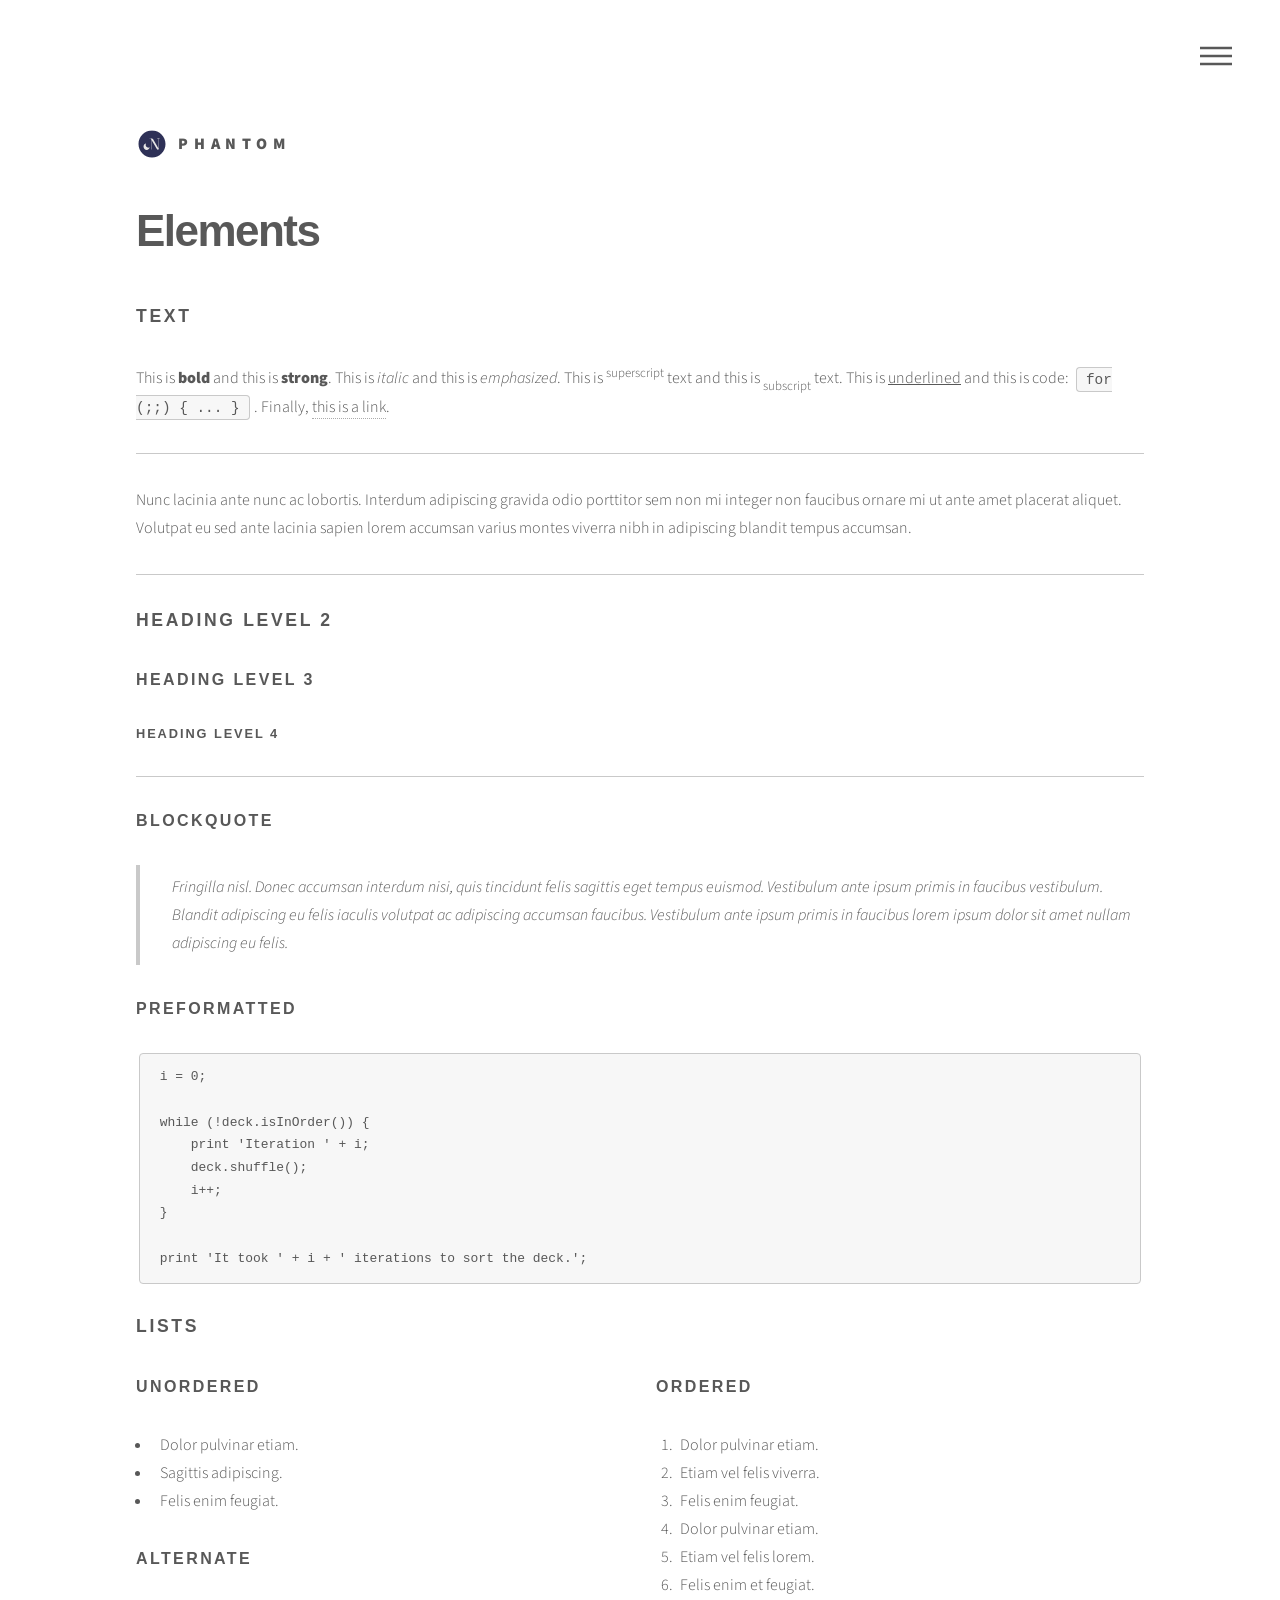
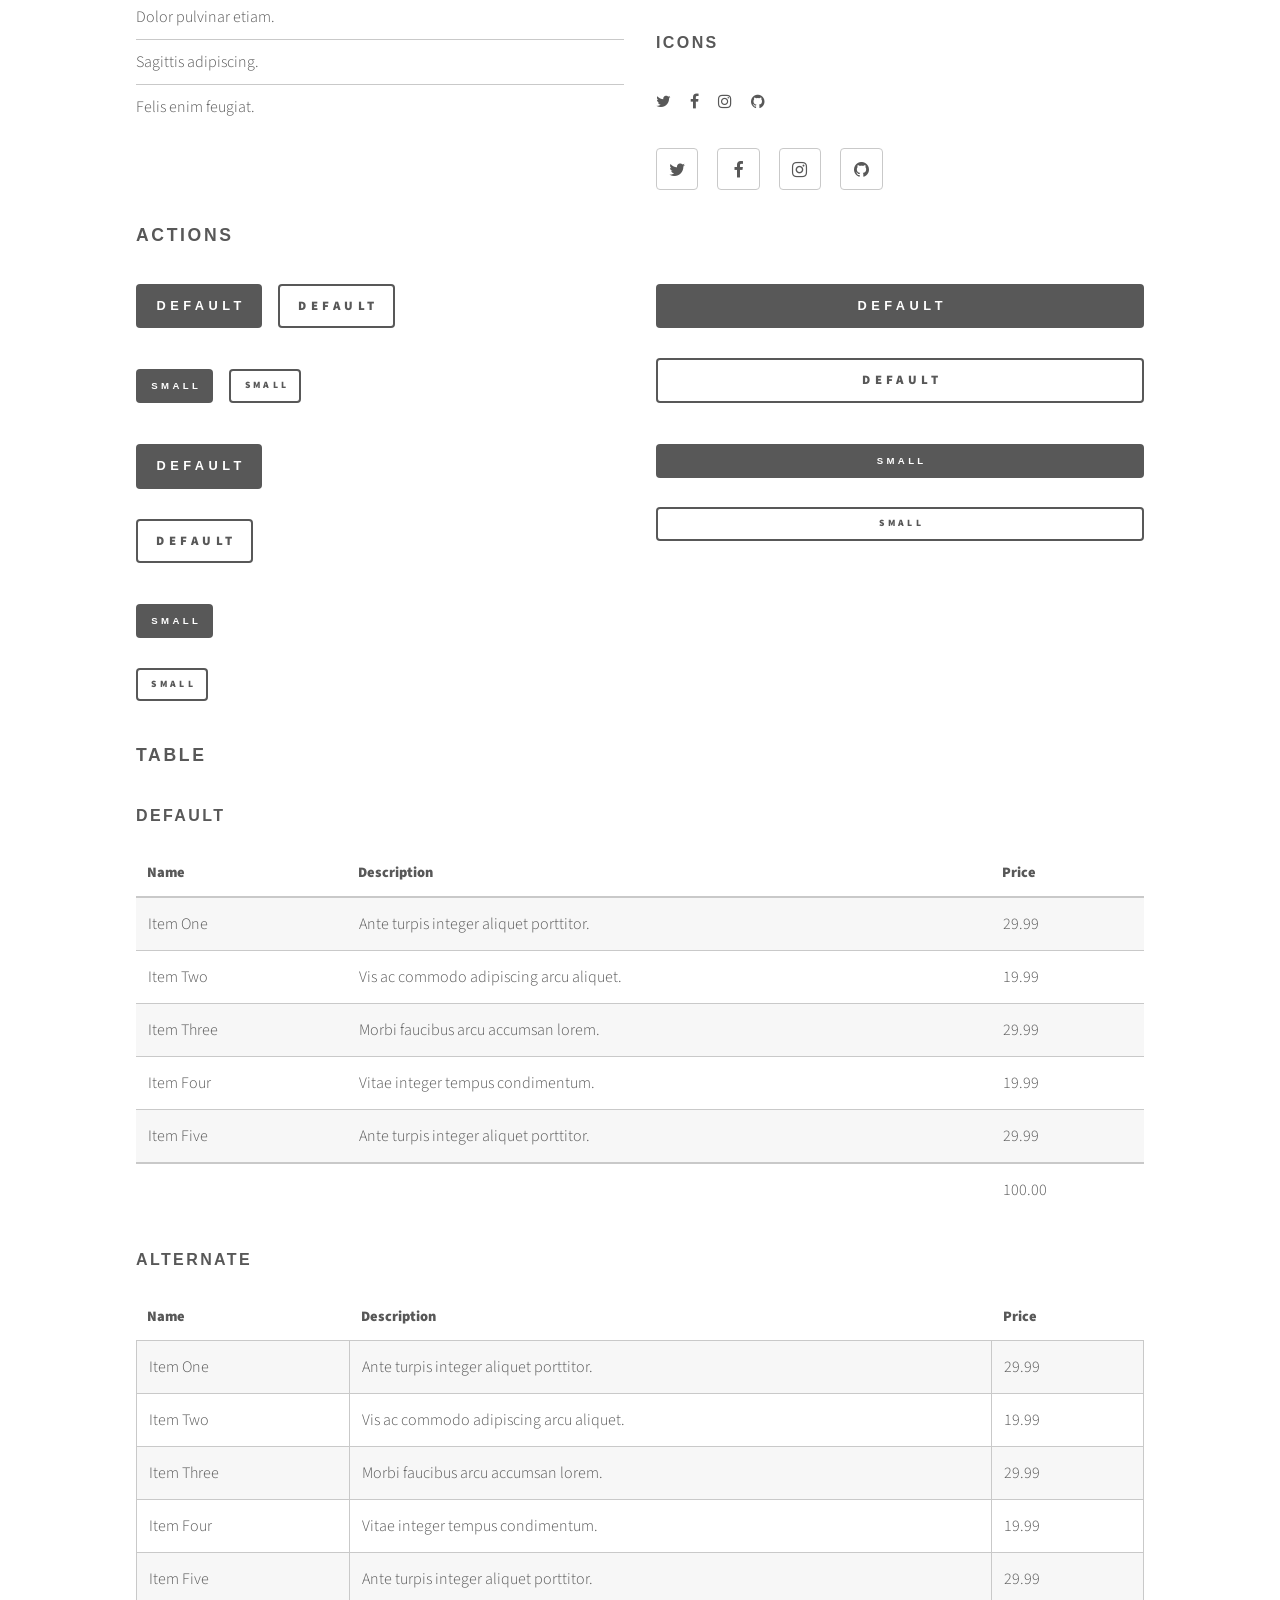
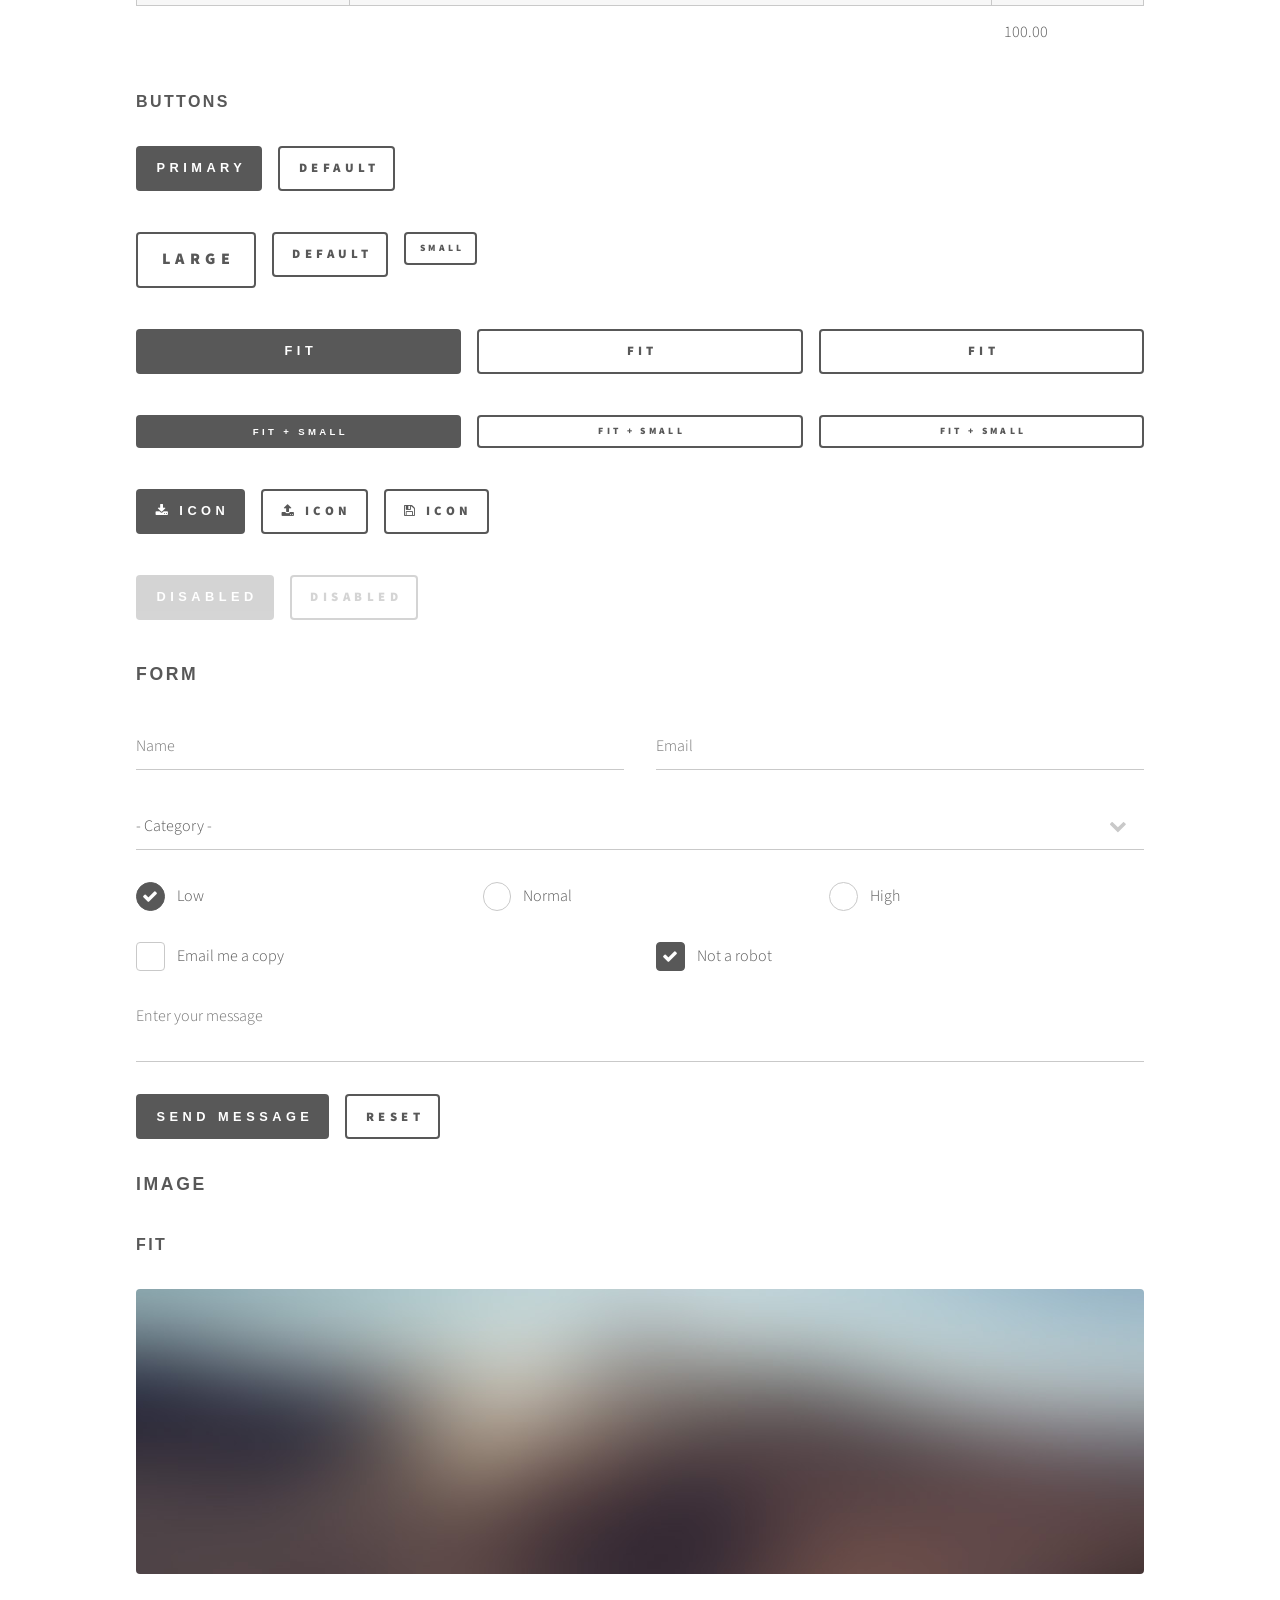
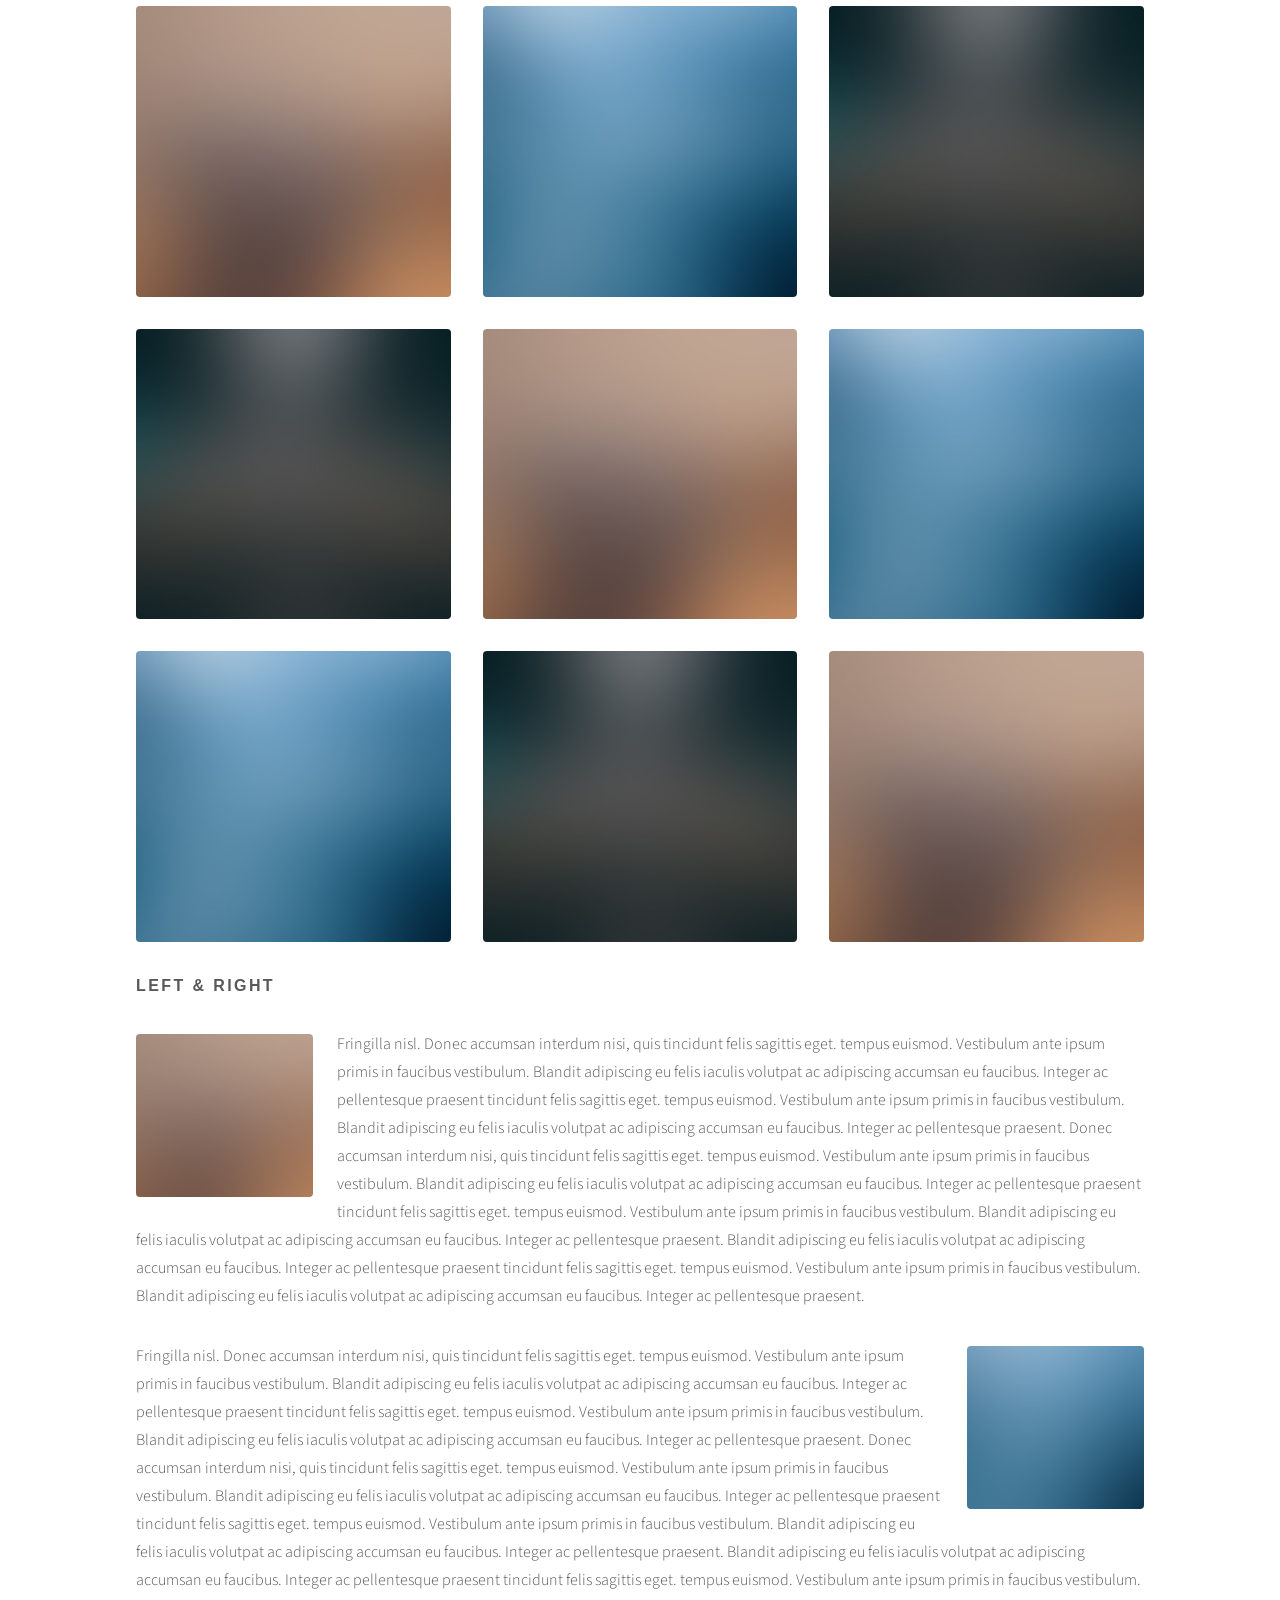
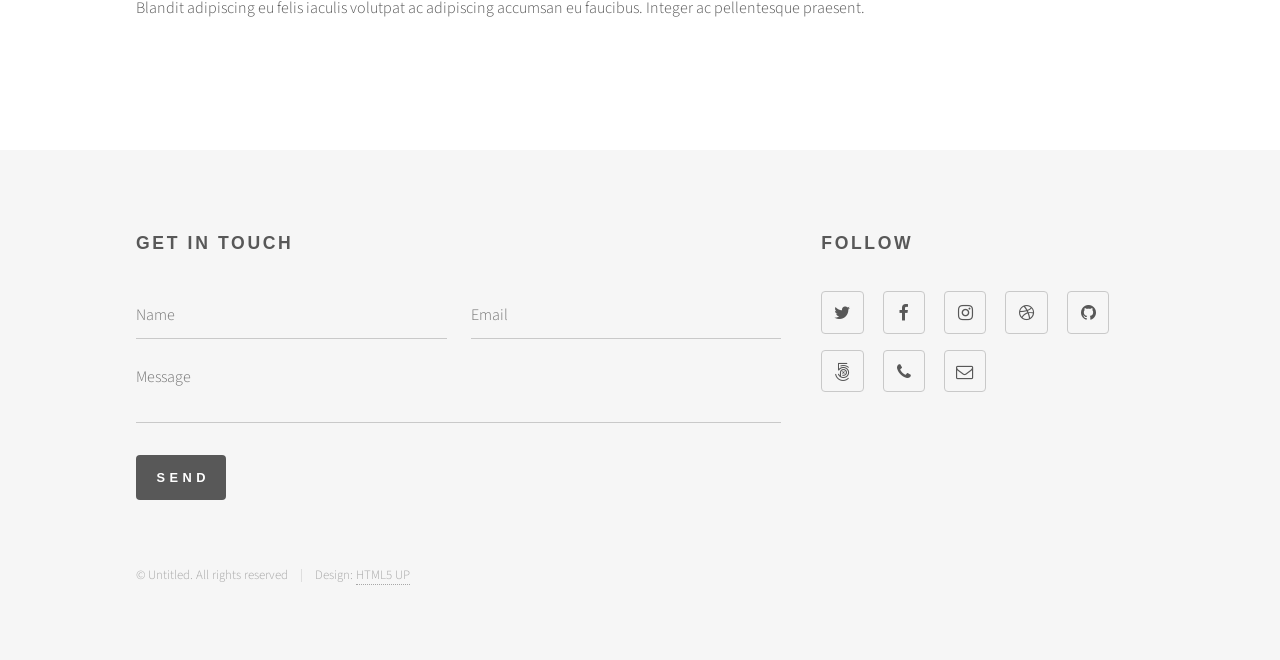
<file: elements.html>
<!DOCTYPE HTML>
<!--
	Phantom by HTML5 UP
	html5up.net | @ajlkn
	Free for personal and commercial use under the CCA 3.0 license (html5up.net/license)
-->
<html>
	<head>
		<title>Elements - Phantom by HTML5 UP</title>
		<meta charset="utf-8" />
		<meta name="viewport" content="width=device-width, initial-scale=1, user-scalable=no" />
		<link rel="stylesheet" href="assets/css/main.css" />
		<noscript><link rel="stylesheet" href="assets/css/noscript.css" /></noscript>
	</head>
	<body class="is-preload">
		<!-- Wrapper -->
			<div id="wrapper">

				<!-- Header -->
					<header id="header">
						<div class="inner">

							<!-- Logo -->
								<a href="index.html" class="logo">
									<span class="symbol"><img src="images/logo.svg" alt="" /></span><span class="title">Phantom</span>
								</a>

							<!-- Nav -->
								<nav>
									<ul>
										<li><a href="#menu">Menu</a></li>
									</ul>
								</nav>

						</div>
					</header>

				<!-- Menu -->
					<nav id="menu">
						<h2>Menu</h2>
						<ul>
							<li><a href="index.html">Home</a></li>
							<li><a href="generic.html">Ipsum veroeros</a></li>
							<li><a href="generic.html">Tempus etiam</a></li>
							<li><a href="generic.html">Consequat dolor</a></li>
							<li><a href="elements.html">Elements</a></li>
						</ul>
					</nav>

				<!-- Main -->
					<div id="main">
						<div class="inner">
							<h1>Elements</h1>

							<!-- Text -->
								<section>
									<h2>Text</h2>
									<p>This is <b>bold</b> and this is <strong>strong</strong>. This is <i>italic</i> and this is <em>emphasized</em>.
									This is <sup>superscript</sup> text and this is <sub>subscript</sub> text.
									This is <u>underlined</u> and this is code: <code>for (;;) { ... }</code>. Finally, <a href="#">this is a link</a>.</p>
									<hr />
									<p>Nunc lacinia ante nunc ac lobortis. Interdum adipiscing gravida odio porttitor sem non mi integer non faucibus ornare mi ut ante amet placerat aliquet. Volutpat eu sed ante lacinia sapien lorem accumsan varius montes viverra nibh in adipiscing blandit tempus accumsan.</p>
									<hr />
									<h2>Heading Level 2</h2>
									<h3>Heading Level 3</h3>
									<h4>Heading Level 4</h4>
									<hr />
									<h3>Blockquote</h3>
									<blockquote>Fringilla nisl. Donec accumsan interdum nisi, quis tincidunt felis sagittis eget tempus euismod. Vestibulum ante ipsum primis in faucibus vestibulum. Blandit adipiscing eu felis iaculis volutpat ac adipiscing accumsan faucibus. Vestibulum ante ipsum primis in faucibus lorem ipsum dolor sit amet nullam adipiscing eu felis.</blockquote>
									<h3>Preformatted</h3>
									<pre><code>i = 0;

while (!deck.isInOrder()) {
    print 'Iteration ' + i;
    deck.shuffle();
    i++;
}

print 'It took ' + i + ' iterations to sort the deck.';</code></pre>
								</section>

							<!-- Lists -->
								<section>
									<h2>Lists</h2>
									<div class="row">
										<div class="col-6 col-12-medium">
											<h3>Unordered</h3>
											<ul>
												<li>Dolor pulvinar etiam.</li>
												<li>Sagittis adipiscing.</li>
												<li>Felis enim feugiat.</li>
											</ul>
											<h3>Alternate</h3>
											<ul class="alt">
												<li>Dolor pulvinar etiam.</li>
												<li>Sagittis adipiscing.</li>
												<li>Felis enim feugiat.</li>
											</ul>
										</div>
										<div class="col-6 col-12-medium">
											<h3>Ordered</h3>
											<ol>
												<li>Dolor pulvinar etiam.</li>
												<li>Etiam vel felis viverra.</li>
												<li>Felis enim feugiat.</li>
												<li>Dolor pulvinar etiam.</li>
												<li>Etiam vel felis lorem.</li>
												<li>Felis enim et feugiat.</li>
											</ol>
											<h3>Icons</h3>
											<ul class="icons">
												<li><a href="#" class="icon style1 fa-twitter"><span class="label">Twitter</span></a></li>
												<li><a href="#" class="icon style1 fa-facebook"><span class="label">Facebook</span></a></li>
												<li><a href="#" class="icon style1 fa-instagram"><span class="label">Instagram</span></a></li>
												<li><a href="#" class="icon style1 fa-github"><span class="label">Github</span></a></li>
											</ul>
											<ul class="icons">
												<li><a href="#" class="icon style2 fa-twitter"><span class="label">Twitter</span></a></li>
												<li><a href="#" class="icon style2 fa-facebook"><span class="label">Facebook</span></a></li>
												<li><a href="#" class="icon style2 fa-instagram"><span class="label">Instagram</span></a></li>
												<li><a href="#" class="icon style2 fa-github"><span class="label">Github</span></a></li>
											</ul>
										</div>
									</div>
									<h2>Actions</h2>
									<div class="row">
										<div class="col-6 col-12-medium">
											<ul class="actions">
												<li><a href="#" class="button primary">Default</a></li>
												<li><a href="#" class="button">Default</a></li>
											</ul>
											<ul class="actions small">
												<li><a href="#" class="button primary small">Small</a></li>
												<li><a href="#" class="button small">Small</a></li>
											</ul>
											<ul class="actions stacked">
												<li><a href="#" class="button primary">Default</a></li>
												<li><a href="#" class="button">Default</a></li>
											</ul>
											<ul class="actions stacked">
												<li><a href="#" class="button primary small">Small</a></li>
												<li><a href="#" class="button small">Small</a></li>
											</ul>
										</div>
										<div class="col-6 col-12-medium">
											<ul class="actions stacked">
												<li><a href="#" class="button primary fit">Default</a></li>
												<li><a href="#" class="button fit">Default</a></li>
											</ul>
											<ul class="actions stacked">
												<li><a href="#" class="button primary small fit">Small</a></li>
												<li><a href="#" class="button small fit">Small</a></li>
											</ul>
										</div>
									</div>
								</section>

							<!-- Table -->
								<section>
									<h2>Table</h2>
									<h3>Default</h3>
									<div class="table-wrapper">
										<table>
											<thead>
												<tr>
													<th>Name</th>
													<th>Description</th>
													<th>Price</th>
												</tr>
											</thead>
											<tbody>
												<tr>
													<td>Item One</td>
													<td>Ante turpis integer aliquet porttitor.</td>
													<td>29.99</td>
												</tr>
												<tr>
													<td>Item Two</td>
													<td>Vis ac commodo adipiscing arcu aliquet.</td>
													<td>19.99</td>
												</tr>
												<tr>
													<td>Item Three</td>
													<td> Morbi faucibus arcu accumsan lorem.</td>
													<td>29.99</td>
												</tr>
												<tr>
													<td>Item Four</td>
													<td>Vitae integer tempus condimentum.</td>
													<td>19.99</td>
												</tr>
												<tr>
													<td>Item Five</td>
													<td>Ante turpis integer aliquet porttitor.</td>
													<td>29.99</td>
												</tr>
											</tbody>
											<tfoot>
												<tr>
													<td colspan="2"></td>
													<td>100.00</td>
												</tr>
											</tfoot>
										</table>
									</div>

									<h3>Alternate</h3>
									<div class="table-wrapper">
										<table class="alt">
											<thead>
												<tr>
													<th>Name</th>
													<th>Description</th>
													<th>Price</th>
												</tr>
											</thead>
											<tbody>
												<tr>
													<td>Item One</td>
													<td>Ante turpis integer aliquet porttitor.</td>
													<td>29.99</td>
												</tr>
												<tr>
													<td>Item Two</td>
													<td>Vis ac commodo adipiscing arcu aliquet.</td>
													<td>19.99</td>
												</tr>
												<tr>
													<td>Item Three</td>
													<td> Morbi faucibus arcu accumsan lorem.</td>
													<td>29.99</td>
												</tr>
												<tr>
													<td>Item Four</td>
													<td>Vitae integer tempus condimentum.</td>
													<td>19.99</td>
												</tr>
												<tr>
													<td>Item Five</td>
													<td>Ante turpis integer aliquet porttitor.</td>
													<td>29.99</td>
												</tr>
											</tbody>
											<tfoot>
												<tr>
													<td colspan="2"></td>
													<td>100.00</td>
												</tr>
											</tfoot>
										</table>
									</div>
								</section>

							<!-- Buttons -->
								<section>
									<h3>Buttons</h3>
									<ul class="actions">
										<li><a href="#" class="button primary">Primary</a></li>
										<li><a href="#" class="button">Default</a></li>
									</ul>
									<ul class="actions">
										<li><a href="#" class="button large">Large</a></li>
										<li><a href="#" class="button">Default</a></li>
										<li><a href="#" class="button small">Small</a></li>
									</ul>
									<ul class="actions fit">
										<li><a href="#" class="button primary fit">Fit</a></li>
										<li><a href="#" class="button fit">Fit</a></li>
										<li><a href="#" class="button fit">Fit</a></li>
									</ul>
									<ul class="actions fit small">
										<li><a href="#" class="button primary fit small">Fit + Small</a></li>
										<li><a href="#" class="button fit small">Fit + Small</a></li>
										<li><a href="#" class="button fit small">Fit + Small</a></li>
									</ul>
									<ul class="actions">
										<li><a href="#" class="button primary icon fa-download">Icon</a></li>
										<li><a href="#" class="button icon fa-upload">Icon</a></li>
										<li><a href="#" class="button icon fa-save">Icon</a></li>
									</ul>
									<ul class="actions">
										<li><span class="button primary disabled">Disabled</span></li>
										<li><span class="button disabled">Disabled</span></li>
									</ul>
								</section>

							<!-- Form -->
								<section>
									<h2>Form</h2>
									<form method="post" action="#">
										<div class="row gtr-uniform">
											<div class="col-6 col-12-xsmall">
												<input type="text" name="demo-name" id="demo-name" value="" placeholder="Name" />
											</div>
											<div class="col-6 col-12-xsmall">
												<input type="email" name="demo-email" id="demo-email" value="" placeholder="Email" />
											</div>
											<div class="col-12">
												<select name="demo-category" id="demo-category">
													<option value="">- Category -</option>
													<option value="1">Manufacturing</option>
													<option value="1">Shipping</option>
													<option value="1">Administration</option>
													<option value="1">Human Resources</option>
												</select>
											</div>
											<div class="col-4 col-12-small">
												<input type="radio" id="demo-priority-low" name="demo-priority" checked>
												<label for="demo-priority-low">Low</label>
											</div>
											<div class="col-4 col-12-small">
												<input type="radio" id="demo-priority-normal" name="demo-priority">
												<label for="demo-priority-normal">Normal</label>
											</div>
											<div class="col-4 col-12-small">
												<input type="radio" id="demo-priority-high" name="demo-priority">
												<label for="demo-priority-high">High</label>
											</div>
											<div class="col-6 col-12-small">
												<input type="checkbox" id="demo-copy" name="demo-copy">
												<label for="demo-copy">Email me a copy</label>
											</div>
											<div class="col-6 col-12-small">
												<input type="checkbox" id="demo-human" name="demo-human" checked>
												<label for="demo-human">Not a robot</label>
											</div>
											<div class="col-12">
												<textarea name="demo-message" id="demo-message" placeholder="Enter your message" rows="6"></textarea>
											</div>
											<div class="col-12">
												<ul class="actions">
													<li><input type="submit" value="Send Message" class="primary" /></li>
													<li><input type="reset" value="Reset" /></li>
												</ul>
											</div>
										</div>
									</form>
								</section>

							<!-- Image -->
								<section>
									<h2>Image</h2>
									<h3>Fit</h3>
									<div class="box alt">
										<div class="row gtr-uniform">
											<div class="col-12"><span class="image fit"><img src="images/pic13.jpg" alt="" /></span></div>
											<div class="col-4"><span class="image fit"><img src="images/pic01.jpg" alt="" /></span></div>
											<div class="col-4"><span class="image fit"><img src="images/pic02.jpg" alt="" /></span></div>
											<div class="col-4"><span class="image fit"><img src="images/pic03.jpg" alt="" /></span></div>
											<div class="col-4"><span class="image fit"><img src="images/pic03.jpg" alt="" /></span></div>
											<div class="col-4"><span class="image fit"><img src="images/pic01.jpg" alt="" /></span></div>
											<div class="col-4"><span class="image fit"><img src="images/pic02.jpg" alt="" /></span></div>
											<div class="col-4"><span class="image fit"><img src="images/pic02.jpg" alt="" /></span></div>
											<div class="col-4"><span class="image fit"><img src="images/pic03.jpg" alt="" /></span></div>
											<div class="col-4"><span class="image fit"><img src="images/pic01.jpg" alt="" /></span></div>
										</div>
									</div>
									<h3>Left &amp; Right</h3>
									<p><span class="image left"><img src="images/pic14.jpg" alt="" /></span>Fringilla nisl. Donec accumsan interdum nisi, quis tincidunt felis sagittis eget. tempus euismod. Vestibulum ante ipsum primis in faucibus vestibulum. Blandit adipiscing eu felis iaculis volutpat ac adipiscing accumsan eu faucibus. Integer ac pellentesque praesent tincidunt felis sagittis eget. tempus euismod. Vestibulum ante ipsum primis in faucibus vestibulum. Blandit adipiscing eu felis iaculis volutpat ac adipiscing accumsan eu faucibus. Integer ac pellentesque praesent. Donec accumsan interdum nisi, quis tincidunt felis sagittis eget. tempus euismod. Vestibulum ante ipsum primis in faucibus vestibulum. Blandit adipiscing eu felis iaculis volutpat ac adipiscing accumsan eu faucibus. Integer ac pellentesque praesent tincidunt felis sagittis eget. tempus euismod. Vestibulum ante ipsum primis in faucibus vestibulum. Blandit adipiscing eu felis iaculis volutpat ac adipiscing accumsan eu faucibus. Integer ac pellentesque praesent. Blandit adipiscing eu felis iaculis volutpat ac adipiscing accumsan eu faucibus. Integer ac pellentesque praesent tincidunt felis sagittis eget. tempus euismod. Vestibulum ante ipsum primis in faucibus vestibulum. Blandit adipiscing eu felis iaculis volutpat ac adipiscing accumsan eu faucibus. Integer ac pellentesque praesent.</p>
									<p><span class="image right"><img src="images/pic15.jpg" alt="" /></span>Fringilla nisl. Donec accumsan interdum nisi, quis tincidunt felis sagittis eget. tempus euismod. Vestibulum ante ipsum primis in faucibus vestibulum. Blandit adipiscing eu felis iaculis volutpat ac adipiscing accumsan eu faucibus. Integer ac pellentesque praesent tincidunt felis sagittis eget. tempus euismod. Vestibulum ante ipsum primis in faucibus vestibulum. Blandit adipiscing eu felis iaculis volutpat ac adipiscing accumsan eu faucibus. Integer ac pellentesque praesent. Donec accumsan interdum nisi, quis tincidunt felis sagittis eget. tempus euismod. Vestibulum ante ipsum primis in faucibus vestibulum. Blandit adipiscing eu felis iaculis volutpat ac adipiscing accumsan eu faucibus. Integer ac pellentesque praesent tincidunt felis sagittis eget. tempus euismod. Vestibulum ante ipsum primis in faucibus vestibulum. Blandit adipiscing eu felis iaculis volutpat ac adipiscing accumsan eu faucibus. Integer ac pellentesque praesent. Blandit adipiscing eu felis iaculis volutpat ac adipiscing accumsan eu faucibus. Integer ac pellentesque praesent tincidunt felis sagittis eget. tempus euismod. Vestibulum ante ipsum primis in faucibus vestibulum. Blandit adipiscing eu felis iaculis volutpat ac adipiscing accumsan eu faucibus. Integer ac pellentesque praesent.</p>
								</section>

						</div>
					</div>

				<!-- Footer -->
					<footer id="footer">
						<div class="inner">
							<section>
								<h2>Get in touch</h2>
								<form method="post" action="#">
									<div class="fields">
										<div class="field half">
											<input type="text" name="name" id="name" placeholder="Name" />
										</div>
										<div class="field half">
											<input type="email" name="email" id="email" placeholder="Email" />
										</div>
										<div class="field">
											<textarea name="message" id="message" placeholder="Message"></textarea>
										</div>
									</div>
									<ul class="actions">
										<li><input type="submit" value="Send" class="primary" /></li>
									</ul>
								</form>
							</section>
							<section>
								<h2>Follow</h2>
								<ul class="icons">
									<li><a href="#" class="icon style2 fa-twitter"><span class="label">Twitter</span></a></li>
									<li><a href="#" class="icon style2 fa-facebook"><span class="label">Facebook</span></a></li>
									<li><a href="#" class="icon style2 fa-instagram"><span class="label">Instagram</span></a></li>
									<li><a href="#" class="icon style2 fa-dribbble"><span class="label">Dribbble</span></a></li>
									<li><a href="#" class="icon style2 fa-github"><span class="label">GitHub</span></a></li>
									<li><a href="#" class="icon style2 fa-500px"><span class="label">500px</span></a></li>
									<li><a href="#" class="icon style2 fa-phone"><span class="label">Phone</span></a></li>
									<li><a href="#" class="icon style2 fa-envelope-o"><span class="label">Email</span></a></li>
								</ul>
							</section>
							<ul class="copyright">
								<li>&copy; Untitled. All rights reserved</li><li>Design: <a href="http://html5up.net">HTML5 UP</a></li>
							</ul>
						</div>
					</footer>

			</div>

		<!-- Scripts -->
			<script src="assets/js/jquery.min.js"></script>
			<script src="assets/js/browser.min.js"></script>
			<script src="assets/js/breakpoints.min.js"></script>
			<script src="assets/js/util.js"></script>
			<script src="assets/js/main.js"></script>

	</body>
</html>
</file>
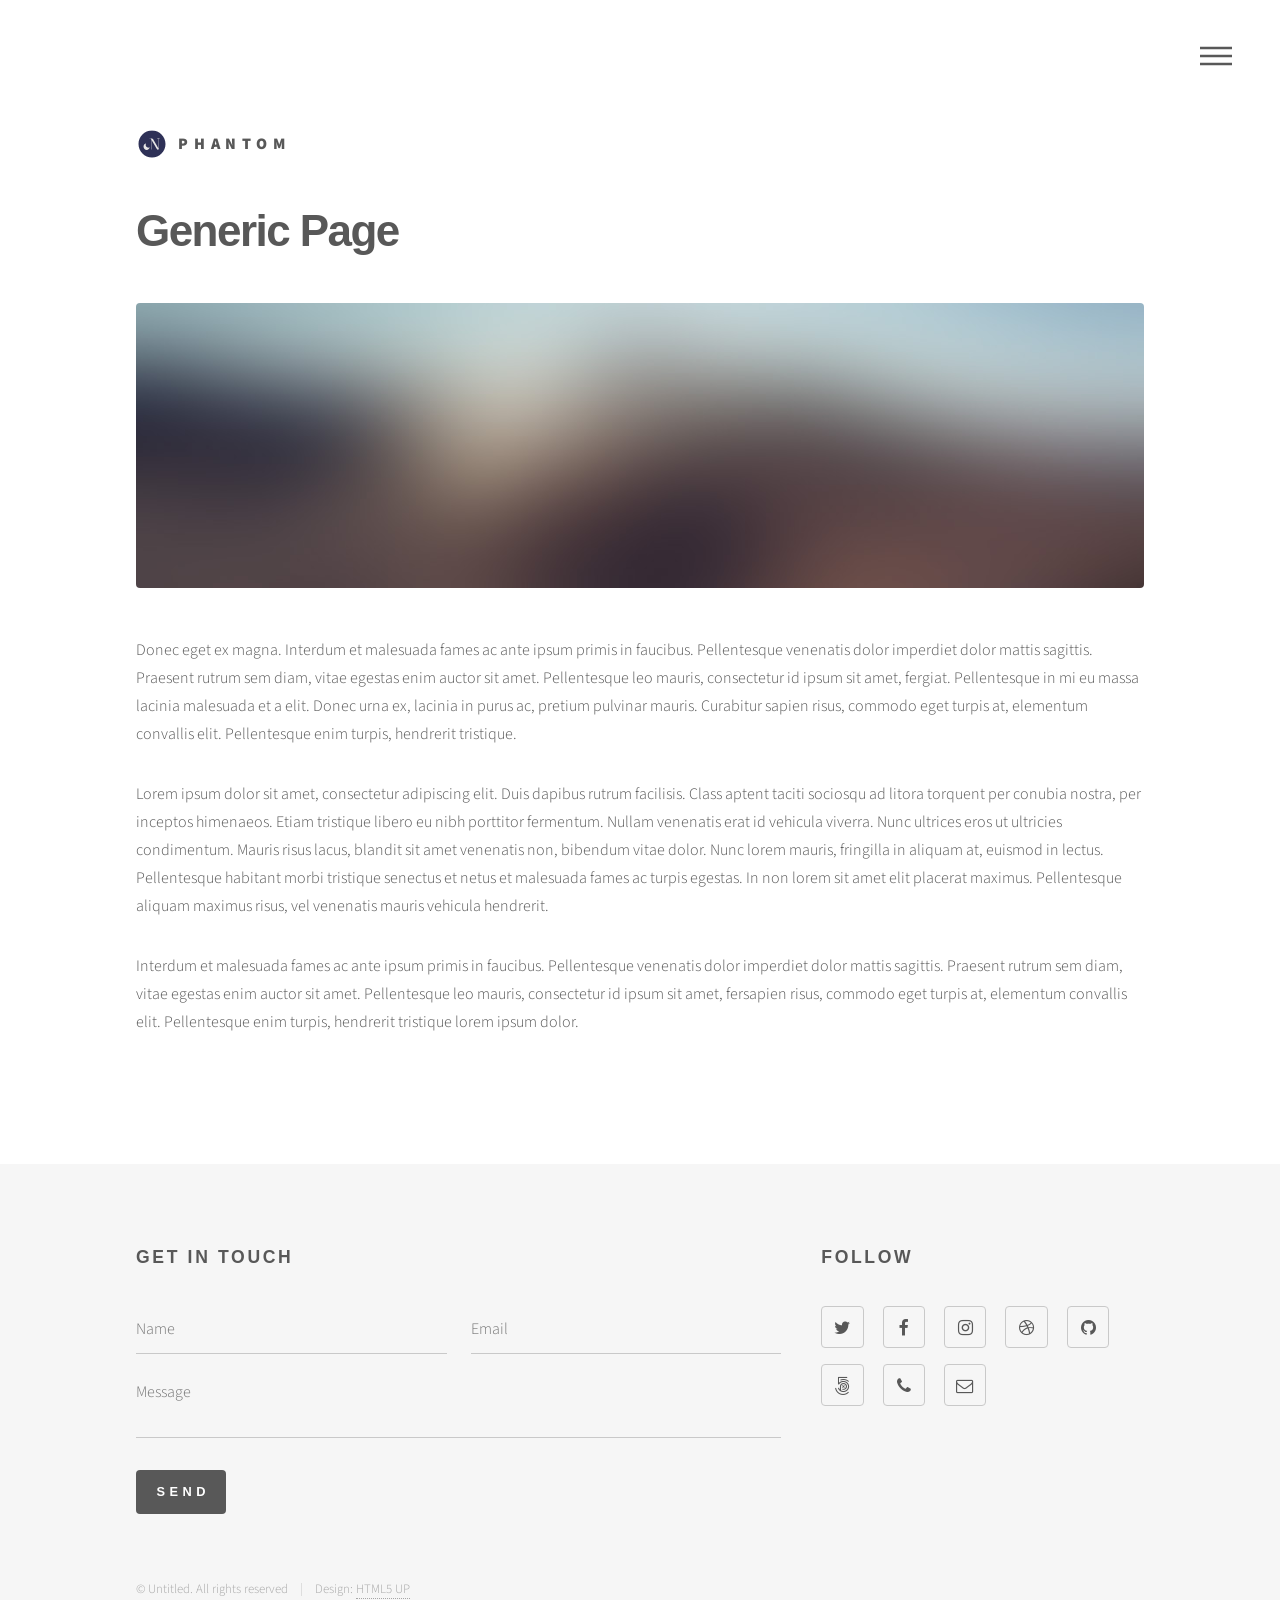
<file: generic.html>
<!DOCTYPE HTML>
<!--
	Phantom by HTML5 UP
	html5up.net | @ajlkn
	Free for personal and commercial use under the CCA 3.0 license (html5up.net/license)
-->
<html>
	<head>
		<title>Generic - Phantom by HTML5 UP</title>
		<meta charset="utf-8" />
		<meta name="viewport" content="width=device-width, initial-scale=1, user-scalable=no" />
		<link rel="stylesheet" href="assets/css/main.css" />
		<noscript><link rel="stylesheet" href="assets/css/noscript.css" /></noscript>
	</head>
	<body class="is-preload">
		<!-- Wrapper -->
			<div id="wrapper">

				<!-- Header -->
					<header id="header">
						<div class="inner">

							<!-- Logo -->
								<a href="index.html" class="logo">
									<span class="symbol"><img src="images/logo.svg" alt="" /></span><span class="title">Phantom</span>
								</a>

							<!-- Nav -->
								<nav>
									<ul>
										<li><a href="#menu">Menu</a></li>
									</ul>
								</nav>

						</div>
					</header>

				<!-- Menu -->
					<nav id="menu">
						<h2>Menu</h2>
						<ul>
							<li><a href="index.html">Home</a></li>
							<li><a href="generic.html">Ipsum veroeros</a></li>
							<li><a href="generic.html">Tempus etiam</a></li>
							<li><a href="generic.html">Consequat dolor</a></li>
							<li><a href="elements.html">Elements</a></li>
						</ul>
					</nav>

				<!-- Main -->
					<div id="main">
						<div class="inner">
							<h1>Generic Page</h1>
							<span class="image main"><img src="images/pic13.jpg" alt="" /></span>
							<p>Donec eget ex magna. Interdum et malesuada fames ac ante ipsum primis in faucibus. Pellentesque venenatis dolor imperdiet dolor mattis sagittis. Praesent rutrum sem diam, vitae egestas enim auctor sit amet. Pellentesque leo mauris, consectetur id ipsum sit amet, fergiat. Pellentesque in mi eu massa lacinia malesuada et a elit. Donec urna ex, lacinia in purus ac, pretium pulvinar mauris. Curabitur sapien risus, commodo eget turpis at, elementum convallis elit. Pellentesque enim turpis, hendrerit tristique.</p>
							<p>Lorem ipsum dolor sit amet, consectetur adipiscing elit. Duis dapibus rutrum facilisis. Class aptent taciti sociosqu ad litora torquent per conubia nostra, per inceptos himenaeos. Etiam tristique libero eu nibh porttitor fermentum. Nullam venenatis erat id vehicula viverra. Nunc ultrices eros ut ultricies condimentum. Mauris risus lacus, blandit sit amet venenatis non, bibendum vitae dolor. Nunc lorem mauris, fringilla in aliquam at, euismod in lectus. Pellentesque habitant morbi tristique senectus et netus et malesuada fames ac turpis egestas. In non lorem sit amet elit placerat maximus. Pellentesque aliquam maximus risus, vel venenatis mauris vehicula hendrerit.</p>
							<p>Interdum et malesuada fames ac ante ipsum primis in faucibus. Pellentesque venenatis dolor imperdiet dolor mattis sagittis. Praesent rutrum sem diam, vitae egestas enim auctor sit amet. Pellentesque leo mauris, consectetur id ipsum sit amet, fersapien risus, commodo eget turpis at, elementum convallis elit. Pellentesque enim turpis, hendrerit tristique lorem ipsum dolor.</p>
						</div>
					</div>

				<!-- Footer -->
					<footer id="footer">
						<div class="inner">
							<section>
								<h2>Get in touch</h2>
								<form method="post" action="#">
									<div class="fields">
										<div class="field half">
											<input type="text" name="name" id="name" placeholder="Name" />
										</div>
										<div class="field half">
											<input type="email" name="email" id="email" placeholder="Email" />
										</div>
										<div class="field">
											<textarea name="message" id="message" placeholder="Message"></textarea>
										</div>
									</div>
									<ul class="actions">
										<li><input type="submit" value="Send" class="primary" /></li>
									</ul>
								</form>
							</section>
							<section>
								<h2>Follow</h2>
								<ul class="icons">
									<li><a href="#" class="icon style2 fa-twitter"><span class="label">Twitter</span></a></li>
									<li><a href="#" class="icon style2 fa-facebook"><span class="label">Facebook</span></a></li>
									<li><a href="#" class="icon style2 fa-instagram"><span class="label">Instagram</span></a></li>
									<li><a href="#" class="icon style2 fa-dribbble"><span class="label">Dribbble</span></a></li>
									<li><a href="#" class="icon style2 fa-github"><span class="label">GitHub</span></a></li>
									<li><a href="#" class="icon style2 fa-500px"><span class="label">500px</span></a></li>
									<li><a href="#" class="icon style2 fa-phone"><span class="label">Phone</span></a></li>
									<li><a href="#" class="icon style2 fa-envelope-o"><span class="label">Email</span></a></li>
								</ul>
							</section>
							<ul class="copyright">
								<li>&copy; Untitled. All rights reserved</li><li>Design: <a href="http://html5up.net">HTML5 UP</a></li>
							</ul>
						</div>
					</footer>

			</div>

		<!-- Scripts -->
			<script src="assets/js/jquery.min.js"></script>
			<script src="assets/js/browser.min.js"></script>
			<script src="assets/js/breakpoints.min.js"></script>
			<script src="assets/js/util.js"></script>
			<script src="assets/js/main.js"></script>

	</body>
</html>
</file>
<file: portfolio-html5/assets/css/noscript.css>
/*
	Phantom by HTML5 UP
	html5up.net | @ajlkn
	Free for personal and commercial use under the CCA 3.0 license (html5up.net/license)
*/

/* Tiles */

	body.is-preload .tiles article {
		-moz-transform: none;
		-webkit-transform: none;
		-ms-transform: none;
		transform: none;
		opacity: 1;
	}
</file>
<file: assets/css/noscript.css>
/*
	Phantom by HTML5 UP
	html5up.net | @ajlkn
	Free for personal and commercial use under the CCA 3.0 license (html5up.net/license)
*/

/* Tiles */

	body.is-preload .tiles article {
		-moz-transform: none;
		-webkit-transform: none;
		-ms-transform: none;
		transform: none;
		opacity: 1;
	}
</file>
<file: portfolio-html5/assets/css/main.css>
@import url(font-awesome.min.css);
@import url("https://fonts.googleapis.com/css?family=Source+Sans+Pro:300,700,900");

/*
	Phantom by HTML5 UP
	html5up.net | @ajlkn
	Free for personal and commercial use under the CCA 3.0 license (html5up.net/license)
*/

html, body, div, span, applet, object,
iframe, h1, h2, h3, h4, h5, h6, p, blockquote,
pre, a, abbr, acronym, address, big, cite,
code, del, dfn, em, img, ins, kbd, q, s, samp,
small, strike, strong, sub, sup, tt, var, b,
u, i, center, dl, dt, dd, ol, ul, li, fieldset,
form, label, legend, table, caption, tbody,
tfoot, thead, tr, th, td, article, aside,
canvas, details, embed, figure, figcaption,
footer, header, hgroup, menu, nav, output, ruby,
section, summary, time, mark, audio, video {
	margin: 0;
	padding: 0;
	border: 0;
	font-size: 100%;
	font: inherit;
	vertical-align: baseline;}

article, aside, details, figcaption, figure,
footer, header, hgroup, menu, nav, section {
	display: block;}

body {
	line-height: 1;
}

ol, ul {
	list-style: none;
}

blockquote, q {
	quotes: none;
}

	blockquote:before, blockquote:after, q:before, q:after {
		content: '';
		content: none;
	}

table {
	border-collapse: collapse;
	border-spacing: 0;
}

body {
	-webkit-text-size-adjust: none;
}

mark {
	background-color: transparent;
	color: inherit;
}

input::-moz-focus-inner {
	border: 0;
	padding: 0;
}

input, select, textarea {
	-moz-appearance: none;
	-webkit-appearance: none;
	-ms-appearance: none;
	appearance: none;
}

/* Basic */

	@-ms-viewport {
		width: device-width;
	}

	body {
		-ms-overflow-style: scrollbar;
	}

	@media screen and (max-width: 480px) {

		html, body {
			min-width: 320px;
		}

	}

	html {
		box-sizing: border-box;
	}

	*, *:before, *:after {
		box-sizing: inherit;
	}

	body {
		background: #ffffff;
	}

		body.is-preload *, body.is-preload *:before, body.is-preload *:after {
			-moz-animation: none !important;
			-webkit-animation: none !important;
			-ms-animation: none !important;
			animation: none !important;
			-moz-transition: none !important;
			-webkit-transition: none !important;
			-ms-transition: none !important;
			transition: none !important;
		}

/* Type */

	body, input, select, textarea {
		color: #585858;
		font-family: "Source Sans Pro", Helvetica, sans-serif;
		font-size: 16pt;
		font-weight: 300;
		line-height: 1.75;
	}

		@media screen and (max-width: 1680px) {

			body, input, select, textarea {
				font-size: 14pt;
			}

		}

		@media screen and (max-width: 1280px) {

			body, input, select, textarea {
				font-size: 12pt;
			}

		}

	a {
		-moz-transition: border-bottom-color 0.2s ease, color 0.2s ease;
		-webkit-transition: border-bottom-color 0.2s ease, color 0.2s ease;
		-ms-transition: border-bottom-color 0.2s ease, color 0.2s ease;
		transition: border-bottom-color 0.2s ease, color 0.2s ease;
		text-decoration: none;
		color: #585858;
		border-bottom: dotted 1px rgba(88, 88, 88, 0.5);
	}

		a:hover {
			border-bottom-color: transparent;
			color: #f2849e !important;
		}

	strong, b {
		font-weight: 900;
	}

	em, i {
		font-style: italic;
	}

	p {
		margin: 0 0 2em 0;
	}

	h1 {
		font-size: 2.75em;
		font-weight: 700;
		line-height: 1.3;
		margin: 0 0 1em 0;
		letter-spacing: -0.035em;
	}

		h1 a {
			color: inherit;
		}

		@media screen and (max-width: 736px) {

			h1 {
				font-size: 2em;
				margin: 0 0 1em 0;
			}

		}

		@media screen and (max-width: 360px) {

			h1 {
				font-size: 1.75em;
			}

		}

	h2, h3, h4, h5, h6 {
		font-weight: 900;
		line-height: 1.5;
		margin: 0 0 2em 0;
		text-transform: uppercase;
		letter-spacing: 0.35em;
	}

		h2 a, h3 a, h4 a, h5 a, h6 a {
			color: inherit;
		}

	h2 {
		font-size: 1.1em;
	}

	h3 {
		font-size: 1em;
	}

	h4 {
		font-size: 0.8em;
	}

	h5 {
		font-size: 0.8em;
	}

	h6 {
		font-size: 0.8em;
	}

	@media screen and (max-width: 980px) {

		h1 br, h2 br, h3 br, h4 br, h5 br, h6 br {
			display: none;
		}

	}

	@media screen and (max-width: 736px) {

		h2 {
			font-size: 1em;
		}

		h3 {
			font-size: 0.8em;
		}

	}

	sub {
		font-size: 0.8em;
		position: relative;
		top: 0.5em;
	}

	sup {
		font-size: 0.8em;
		position: relative;
		top: -0.5em;
	}

	blockquote {
		border-left: solid 4px #c9c9c9;
		font-style: italic;
		margin: 0 0 2em 0;
		padding: 0.5em 0 0.5em 2em;
	}

	code {
		background: rgba(144, 144, 144, 0.075);
		border-radius: 4px;
		border: solid 1px #c9c9c9;
		font-family: "Courier New", monospace;
		font-size: 0.9em;
		margin: 0 0.25em;
		padding: 0.25em 0.65em;
	}

	pre {
		-webkit-overflow-scrolling: touch;
		font-family: "Courier New", monospace;
		font-size: 0.9em;
		margin: 0 0 2em 0;
	}

		pre code {
			display: block;
			line-height: 1.75;
			padding: 1em 1.5em;
			overflow-x: auto;
		}

	hr {
		border: 0;
		border-bottom: solid 1px #c9c9c9;
		margin: 2em 0;
	}

		hr.major {
			margin: 3em 0;
		}

	.align-left {
		text-align: left;
	}

	.align-center {
		text-align: center;
	}

	.align-right {
		text-align: right;
	}

/* Row */

	.row {
		display: flex;
		flex-wrap: wrap;
		box-sizing: border-box;
		align-items: stretch;
	}

		.row > * {
			box-sizing: border-box;
		}

		.row.gtr-uniform > * > :last-child {
			margin-bottom: 0;
		}

		.row.aln-left {
			justify-content: flex-start;
		}

		.row.aln-center {
			justify-content: center;
		}

		.row.aln-right {
			justify-content: flex-end;
		}

		.row.aln-top {
			align-items: flex-start;
		}

		.row.aln-middle {
			align-items: center;
		}

		.row.aln-bottom {
			align-items: flex-end;
		}

		.row > .imp {
			order: -1;
		}

		.row > .col-1 {
			width: 8.3333333333%;
		}

		.row > .off-1 {
			margin-left: 8.3333333333%;
		}

		.row > .col-2 {
			width: 16.6666666667%;
		}

		.row > .off-2 {
			margin-left: 16.6666666667%;
		}

		.row > .col-3 {
			width: 25%;
		}

		.row > .off-3 {
			margin-left: 25%;
		}

		.row > .col-4 {
			width: 33.3333333333%;
		}

		.row > .off-4 {
			margin-left: 33.3333333333%;
		}

		.row > .col-5 {
			width: 41.6666666667%;
		}

		.row > .off-5 {
			margin-left: 41.6666666667%;
		}

		.row > .col-6 {
			width: 50%;
		}

		.row > .off-6 {
			margin-left: 50%;
		}

		.row > .col-7 {
			width: 58.3333333333%;
		}

		.row > .off-7 {
			margin-left: 58.3333333333%;
		}

		.row > .col-8 {
			width: 66.6666666667%;
		}

		.row > .off-8 {
			margin-left: 66.6666666667%;
		}

		.row > .col-9 {
			width: 75%;
		}

		.row > .off-9 {
			margin-left: 75%;
		}

		.row > .col-10 {
			width: 83.3333333333%;
		}

		.row > .off-10 {
			margin-left: 83.3333333333%;
		}

		.row > .col-11 {
			width: 91.6666666667%;
		}

		.row > .off-11 {
			margin-left: 91.6666666667%;
		}

		.row > .col-12 {
			width: 100%;
		}

		.row > .off-12 {
			margin-left: 100%;
		}

		.row.gtr-0 {
			margin-top: 0;
			margin-left: 0em;
		}

			.row.gtr-0 > * {
				padding: 0 0 0 0em;
			}

			.row.gtr-0.gtr-uniform {
				margin-top: 0em;
			}

				.row.gtr-0.gtr-uniform > * {
					padding-top: 0em;
				}

		.row.gtr-25 {
			margin-top: 0;
			margin-left: -0.5em;
		}

			.row.gtr-25 > * {
				padding: 0 0 0 0.5em;
			}

			.row.gtr-25.gtr-uniform {
				margin-top: -0.5em;
			}

				.row.gtr-25.gtr-uniform > * {
					padding-top: 0.5em;
				}

		.row.gtr-50 {
			margin-top: 0;
			margin-left: -1em;
		}

			.row.gtr-50 > * {
				padding: 0 0 0 1em;
			}

			.row.gtr-50.gtr-uniform {
				margin-top: -1em;
			}

				.row.gtr-50.gtr-uniform > * {
					padding-top: 1em;
				}

		.row {
			margin-top: 0;
			margin-left: -2em;
		}

			.row > * {
				padding: 0 0 0 2em;
			}

			.row.gtr-uniform {
				margin-top: -2em;
			}

				.row.gtr-uniform > * {
					padding-top: 2em;
				}

		.row.gtr-150 {
			margin-top: 0;
			margin-left: -3em;
		}

			.row.gtr-150 > * {
				padding: 0 0 0 3em;
			}

			.row.gtr-150.gtr-uniform {
				margin-top: -3em;
			}

				.row.gtr-150.gtr-uniform > * {
					padding-top: 3em;
				}

		.row.gtr-200 {
			margin-top: 0;
			margin-left: -4em;
		}

			.row.gtr-200 > * {
				padding: 0 0 0 4em;
			}

			.row.gtr-200.gtr-uniform {
				margin-top: -4em;
			}

				.row.gtr-200.gtr-uniform > * {
					padding-top: 4em;
				}

		@media screen and (max-width: 1680px) {

			.row {
				display: flex;
				flex-wrap: wrap;
				box-sizing: border-box;
				align-items: stretch;
			}

				.row > * {
					box-sizing: border-box;
				}

				.row.gtr-uniform > * > :last-child {
					margin-bottom: 0;
				}

				.row.aln-left {
					justify-content: flex-start;
				}

				.row.aln-center {
					justify-content: center;
				}

				.row.aln-right {
					justify-content: flex-end;
				}

				.row.aln-top {
					align-items: flex-start;
				}

				.row.aln-middle {
					align-items: center;
				}

				.row.aln-bottom {
					align-items: flex-end;
				}

				.row > .imp-xlarge {
					order: -1;
				}

				.row > .col-1-xlarge {
					width: 8.3333333333%;
				}

				.row > .off-1-xlarge {
					margin-left: 8.3333333333%;
				}

				.row > .col-2-xlarge {
					width: 16.6666666667%;
				}

				.row > .off-2-xlarge {
					margin-left: 16.6666666667%;
				}

				.row > .col-3-xlarge {
					width: 25%;
				}

				.row > .off-3-xlarge {
					margin-left: 25%;
				}

				.row > .col-4-xlarge {
					width: 33.3333333333%;
				}

				.row > .off-4-xlarge {
					margin-left: 33.3333333333%;
				}

				.row > .col-5-xlarge {
					width: 41.6666666667%;
				}

				.row > .off-5-xlarge {
					margin-left: 41.6666666667%;
				}

				.row > .col-6-xlarge {
					width: 50%;
				}

				.row > .off-6-xlarge {
					margin-left: 50%;
				}

				.row > .col-7-xlarge {
					width: 58.3333333333%;
				}

				.row > .off-7-xlarge {
					margin-left: 58.3333333333%;
				}

				.row > .col-8-xlarge {
					width: 66.6666666667%;
				}

				.row > .off-8-xlarge {
					margin-left: 66.6666666667%;
				}

				.row > .col-9-xlarge {
					width: 75%;
				}

				.row > .off-9-xlarge {
					margin-left: 75%;
				}

				.row > .col-10-xlarge {
					width: 83.3333333333%;
				}

				.row > .off-10-xlarge {
					margin-left: 83.3333333333%;
				}

				.row > .col-11-xlarge {
					width: 91.6666666667%;
				}

				.row > .off-11-xlarge {
					margin-left: 91.6666666667%;
				}

				.row > .col-12-xlarge {
					width: 100%;
				}

				.row > .off-12-xlarge {
					margin-left: 100%;
				}

				.row.gtr-0 {
					margin-top: 0;
					margin-left: 0em;
				}

					.row.gtr-0 > * {
						padding: 0 0 0 0em;
					}

					.row.gtr-0.gtr-uniform {
						margin-top: 0em;
					}

						.row.gtr-0.gtr-uniform > * {
							padding-top: 0em;
						}

				.row.gtr-25 {
					margin-top: 0;
					margin-left: -0.5em;
				}

					.row.gtr-25 > * {
						padding: 0 0 0 0.5em;
					}

					.row.gtr-25.gtr-uniform {
						margin-top: -0.5em;
					}

						.row.gtr-25.gtr-uniform > * {
							padding-top: 0.5em;
						}

				.row.gtr-50 {
					margin-top: 0;
					margin-left: -1em;
				}

					.row.gtr-50 > * {
						padding: 0 0 0 1em;
					}

					.row.gtr-50.gtr-uniform {
						margin-top: -1em;
					}

						.row.gtr-50.gtr-uniform > * {
							padding-top: 1em;
						}

				.row {
					margin-top: 0;
					margin-left: -2em;
				}

					.row > * {
						padding: 0 0 0 2em;
					}

					.row.gtr-uniform {
						margin-top: -2em;
					}

						.row.gtr-uniform > * {
							padding-top: 2em;
						}

				.row.gtr-150 {
					margin-top: 0;
					margin-left: -3em;
				}

					.row.gtr-150 > * {
						padding: 0 0 0 3em;
					}

					.row.gtr-150.gtr-uniform {
						margin-top: -3em;
					}

						.row.gtr-150.gtr-uniform > * {
							padding-top: 3em;
						}

				.row.gtr-200 {
					margin-top: 0;
					margin-left: -4em;
				}

					.row.gtr-200 > * {
						padding: 0 0 0 4em;
					}

					.row.gtr-200.gtr-uniform {
						margin-top: -4em;
					}

						.row.gtr-200.gtr-uniform > * {
							padding-top: 4em;
						}

		}

		@media screen and (max-width: 1280px) {

			.row {
				display: flex;
				flex-wrap: wrap;
				box-sizing: border-box;
				align-items: stretch;
			}

				.row > * {
					box-sizing: border-box;
				}

				.row.gtr-uniform > * > :last-child {
					margin-bottom: 0;
				}

				.row.aln-left {
					justify-content: flex-start;
				}

				.row.aln-center {
					justify-content: center;
				}

				.row.aln-right {
					justify-content: flex-end;
				}

				.row.aln-top {
					align-items: flex-start;
				}

				.row.aln-middle {
					align-items: center;
				}

				.row.aln-bottom {
					align-items: flex-end;
				}

				.row > .imp-large {
					order: -1;
				}

				.row > .col-1-large {
					width: 8.3333333333%;
				}

				.row > .off-1-large {
					margin-left: 8.3333333333%;
				}

				.row > .col-2-large {
					width: 16.6666666667%;
				}

				.row > .off-2-large {
					margin-left: 16.6666666667%;
				}

				.row > .col-3-large {
					width: 25%;
				}

				.row > .off-3-large {
					margin-left: 25%;
				}

				.row > .col-4-large {
					width: 33.3333333333%;
				}

				.row > .off-4-large {
					margin-left: 33.3333333333%;
				}

				.row > .col-5-large {
					width: 41.6666666667%;
				}

				.row > .off-5-large {
					margin-left: 41.6666666667%;
				}

				.row > .col-6-large {
					width: 50%;
				}

				.row > .off-6-large {
					margin-left: 50%;
				}

				.row > .col-7-large {
					width: 58.3333333333%;
				}

				.row > .off-7-large {
					margin-left: 58.3333333333%;
				}

				.row > .col-8-large {
					width: 66.6666666667%;
				}

				.row > .off-8-large {
					margin-left: 66.6666666667%;
				}

				.row > .col-9-large {
					width: 75%;
				}

				.row > .off-9-large {
					margin-left: 75%;
				}

				.row > .col-10-large {
					width: 83.3333333333%;
				}

				.row > .off-10-large {
					margin-left: 83.3333333333%;
				}

				.row > .col-11-large {
					width: 91.6666666667%;
				}

				.row > .off-11-large {
					margin-left: 91.6666666667%;
				}

				.row > .col-12-large {
					width: 100%;
				}

				.row > .off-12-large {
					margin-left: 100%;
				}

				.row.gtr-0 {
					margin-top: 0;
					margin-left: 0em;
				}

					.row.gtr-0 > * {
						padding: 0 0 0 0em;
					}

					.row.gtr-0.gtr-uniform {
						margin-top: 0em;
					}

						.row.gtr-0.gtr-uniform > * {
							padding-top: 0em;
						}

				.row.gtr-25 {
					margin-top: 0;
					margin-left: -0.5em;
				}

					.row.gtr-25 > * {
						padding: 0 0 0 0.5em;
					}

					.row.gtr-25.gtr-uniform {
						margin-top: -0.5em;
					}

						.row.gtr-25.gtr-uniform > * {
							padding-top: 0.5em;
						}

				.row.gtr-50 {
					margin-top: 0;
					margin-left: -1em;
				}

					.row.gtr-50 > * {
						padding: 0 0 0 1em;
					}

					.row.gtr-50.gtr-uniform {
						margin-top: -1em;
					}

						.row.gtr-50.gtr-uniform > * {
							padding-top: 1em;
						}

				.row {
					margin-top: 0;
					margin-left: -2em;
				}

					.row > * {
						padding: 0 0 0 2em;
					}

					.row.gtr-uniform {
						margin-top: -2em;
					}

						.row.gtr-uniform > * {
							padding-top: 2em;
						}

				.row.gtr-150 {
					margin-top: 0;
					margin-left: -3em;
				}

					.row.gtr-150 > * {
						padding: 0 0 0 3em;
					}

					.row.gtr-150.gtr-uniform {
						margin-top: -3em;
					}

						.row.gtr-150.gtr-uniform > * {
							padding-top: 3em;
						}

				.row.gtr-200 {
					margin-top: 0;
					margin-left: -4em;
				}

					.row.gtr-200 > * {
						padding: 0 0 0 4em;
					}

					.row.gtr-200.gtr-uniform {
						margin-top: -4em;
					}

						.row.gtr-200.gtr-uniform > * {
							padding-top: 4em;
						}

		}

		@media screen and (max-width: 980px) {

			.row {
				display: flex;
				flex-wrap: wrap;
				box-sizing: border-box;
				align-items: stretch;
			}

				.row > * {
					box-sizing: border-box;
				}

				.row.gtr-uniform > * > :last-child {
					margin-bottom: 0;
				}

				.row.aln-left {
					justify-content: flex-start;
				}

				.row.aln-center {
					justify-content: center;
				}

				.row.aln-right {
					justify-content: flex-end;
				}

				.row.aln-top {
					align-items: flex-start;
				}

				.row.aln-middle {
					align-items: center;
				}

				.row.aln-bottom {
					align-items: flex-end;
				}

				.row > .imp-medium {
					order: -1;
				}

				.row > .col-1-medium {
					width: 8.3333333333%;
				}

				.row > .off-1-medium {
					margin-left: 8.3333333333%;
				}

				.row > .col-2-medium {
					width: 16.6666666667%;
				}

				.row > .off-2-medium {
					margin-left: 16.6666666667%;
				}

				.row > .col-3-medium {
					width: 25%;
				}

				.row > .off-3-medium {
					margin-left: 25%;
				}

				.row > .col-4-medium {
					width: 33.3333333333%;
				}

				.row > .off-4-medium {
					margin-left: 33.3333333333%;
				}

				.row > .col-5-medium {
					width: 41.6666666667%;
				}

				.row > .off-5-medium {
					margin-left: 41.6666666667%;
				}

				.row > .col-6-medium {
					width: 50%;
				}

				.row > .off-6-medium {
					margin-left: 50%;
				}

				.row > .col-7-medium {
					width: 58.3333333333%;
				}

				.row > .off-7-medium {
					margin-left: 58.3333333333%;
				}

				.row > .col-8-medium {
					width: 66.6666666667%;
				}

				.row > .off-8-medium {
					margin-left: 66.6666666667%;
				}

				.row > .col-9-medium {
					width: 75%;
				}

				.row > .off-9-medium {
					margin-left: 75%;
				}

				.row > .col-10-medium {
					width: 83.3333333333%;
				}

				.row > .off-10-medium {
					margin-left: 83.3333333333%;
				}

				.row > .col-11-medium {
					width: 91.6666666667%;
				}

				.row > .off-11-medium {
					margin-left: 91.6666666667%;
				}

				.row > .col-12-medium {
					width: 100%;
				}

				.row > .off-12-medium {
					margin-left: 100%;
				}

				.row.gtr-0 {
					margin-top: 0;
					margin-left: 0em;
				}

					.row.gtr-0 > * {
						padding: 0 0 0 0em;
					}

					.row.gtr-0.gtr-uniform {
						margin-top: 0em;
					}

						.row.gtr-0.gtr-uniform > * {
							padding-top: 0em;
						}

				.row.gtr-25 {
					margin-top: 0;
					margin-left: -0.375em;
				}

					.row.gtr-25 > * {
						padding: 0 0 0 0.375em;
					}

					.row.gtr-25.gtr-uniform {
						margin-top: -0.375em;
					}

						.row.gtr-25.gtr-uniform > * {
							padding-top: 0.375em;
						}

				.row.gtr-50 {
					margin-top: 0;
					margin-left: -0.75em;
				}

					.row.gtr-50 > * {
						padding: 0 0 0 0.75em;
					}

					.row.gtr-50.gtr-uniform {
						margin-top: -0.75em;
					}

						.row.gtr-50.gtr-uniform > * {
							padding-top: 0.75em;
						}

				.row {
					margin-top: 0;
					margin-left: -1.5em;
				}

					.row > * {
						padding: 0 0 0 1.5em;
					}

					.row.gtr-uniform {
						margin-top: -1.5em;
					}

						.row.gtr-uniform > * {
							padding-top: 1.5em;
						}

				.row.gtr-150 {
					margin-top: 0;
					margin-left: -2.25em;
				}

					.row.gtr-150 > * {
						padding: 0 0 0 2.25em;
					}

					.row.gtr-150.gtr-uniform {
						margin-top: -2.25em;
					}

						.row.gtr-150.gtr-uniform > * {
							padding-top: 2.25em;
						}

				.row.gtr-200 {
					margin-top: 0;
					margin-left: -3em;
				}

					.row.gtr-200 > * {
						padding: 0 0 0 3em;
					}

					.row.gtr-200.gtr-uniform {
						margin-top: -3em;
					}

						.row.gtr-200.gtr-uniform > * {
							padding-top: 3em;
						}

		}

		@media screen and (max-width: 736px) {

			.row {
				display: flex;
				flex-wrap: wrap;
				box-sizing: border-box;
				align-items: stretch;
			}

				.row > * {
					box-sizing: border-box;
				}

				.row.gtr-uniform > * > :last-child {
					margin-bottom: 0;
				}

				.row.aln-left {
					justify-content: flex-start;
				}

				.row.aln-center {
					justify-content: center;
				}

				.row.aln-right {
					justify-content: flex-end;
				}

				.row.aln-top {
					align-items: flex-start;
				}

				.row.aln-middle {
					align-items: center;
				}

				.row.aln-bottom {
					align-items: flex-end;
				}

				.row > .imp-small {
					order: -1;
				}

				.row > .col-1-small {
					width: 8.3333333333%;
				}

				.row > .off-1-small {
					margin-left: 8.3333333333%;
				}

				.row > .col-2-small {
					width: 16.6666666667%;
				}

				.row > .off-2-small {
					margin-left: 16.6666666667%;
				}

				.row > .col-3-small {
					width: 25%;
				}

				.row > .off-3-small {
					margin-left: 25%;
				}

				.row > .col-4-small {
					width: 33.3333333333%;
				}

				.row > .off-4-small {
					margin-left: 33.3333333333%;
				}

				.row > .col-5-small {
					width: 41.6666666667%;
				}

				.row > .off-5-small {
					margin-left: 41.6666666667%;
				}

				.row > .col-6-small {
					width: 50%;
				}

				.row > .off-6-small {
					margin-left: 50%;
				}

				.row > .col-7-small {
					width: 58.3333333333%;
				}

				.row > .off-7-small {
					margin-left: 58.3333333333%;
				}

				.row > .col-8-small {
					width: 66.6666666667%;
				}

				.row > .off-8-small {
					margin-left: 66.6666666667%;
				}

				.row > .col-9-small {
					width: 75%;
				}

				.row > .off-9-small {
					margin-left: 75%;
				}

				.row > .col-10-small {
					width: 83.3333333333%;
				}

				.row > .off-10-small {
					margin-left: 83.3333333333%;
				}

				.row > .col-11-small {
					width: 91.6666666667%;
				}

				.row > .off-11-small {
					margin-left: 91.6666666667%;
				}

				.row > .col-12-small {
					width: 100%;
				}

				.row > .off-12-small {
					margin-left: 100%;
				}

				.row.gtr-0 {
					margin-top: 0;
					margin-left: 0em;
				}

					.row.gtr-0 > * {
						padding: 0 0 0 0em;
					}

					.row.gtr-0.gtr-uniform {
						margin-top: 0em;
					}

						.row.gtr-0.gtr-uniform > * {
							padding-top: 0em;
						}

				.row.gtr-25 {
					margin-top: 0;
					margin-left: -0.25em;
				}

					.row.gtr-25 > * {
						padding: 0 0 0 0.25em;
					}

					.row.gtr-25.gtr-uniform {
						margin-top: -0.25em;
					}

						.row.gtr-25.gtr-uniform > * {
							padding-top: 0.25em;
						}

				.row.gtr-50 {
					margin-top: 0;
					margin-left: -0.5em;
				}

					.row.gtr-50 > * {
						padding: 0 0 0 0.5em;
					}

					.row.gtr-50.gtr-uniform {
						margin-top: -0.5em;
					}

						.row.gtr-50.gtr-uniform > * {
							padding-top: 0.5em;
						}

				.row {
					margin-top: 0;
					margin-left: -1em;
				}

					.row > * {
						padding: 0 0 0 1em;
					}

					.row.gtr-uniform {
						margin-top: -1em;
					}

						.row.gtr-uniform > * {
							padding-top: 1em;
						}

				.row.gtr-150 {
					margin-top: 0;
					margin-left: -1.5em;
				}

					.row.gtr-150 > * {
						padding: 0 0 0 1.5em;
					}

					.row.gtr-150.gtr-uniform {
						margin-top: -1.5em;
					}

						.row.gtr-150.gtr-uniform > * {
							padding-top: 1.5em;
						}

				.row.gtr-200 {
					margin-top: 0;
					margin-left: -2em;
				}

					.row.gtr-200 > * {
						padding: 0 0 0 2em;
					}

					.row.gtr-200.gtr-uniform {
						margin-top: -2em;
					}

						.row.gtr-200.gtr-uniform > * {
							padding-top: 2em;
						}

		}

		@media screen and (max-width: 480px) {

			.row {
				display: flex;
				flex-wrap: wrap;
				box-sizing: border-box;
				align-items: stretch;
			}

				.row > * {
					box-sizing: border-box;
				}

				.row.gtr-uniform > * > :last-child {
					margin-bottom: 0;
				}

				.row.aln-left {
					justify-content: flex-start;
				}

				.row.aln-center {
					justify-content: center;
				}

				.row.aln-right {
					justify-content: flex-end;
				}

				.row.aln-top {
					align-items: flex-start;
				}

				.row.aln-middle {
					align-items: center;
				}

				.row.aln-bottom {
					align-items: flex-end;
				}

				.row > .imp-xsmall {
					order: -1;
				}

				.row > .col-1-xsmall {
					width: 8.3333333333%;
				}

				.row > .off-1-xsmall {
					margin-left: 8.3333333333%;
				}

				.row > .col-2-xsmall {
					width: 16.6666666667%;
				}

				.row > .off-2-xsmall {
					margin-left: 16.6666666667%;
				}

				.row > .col-3-xsmall {
					width: 25%;
				}

				.row > .off-3-xsmall {
					margin-left: 25%;
				}

				.row > .col-4-xsmall {
					width: 33.3333333333%;
				}

				.row > .off-4-xsmall {
					margin-left: 33.3333333333%;
				}

				.row > .col-5-xsmall {
					width: 41.6666666667%;
				}

				.row > .off-5-xsmall {
					margin-left: 41.6666666667%;
				}

				.row > .col-6-xsmall {
					width: 50%;
				}

				.row > .off-6-xsmall {
					margin-left: 50%;
				}

				.row > .col-7-xsmall {
					width: 58.3333333333%;
				}

				.row > .off-7-xsmall {
					margin-left: 58.3333333333%;
				}

				.row > .col-8-xsmall {
					width: 66.6666666667%;
				}

				.row > .off-8-xsmall {
					margin-left: 66.6666666667%;
				}

				.row > .col-9-xsmall {
					width: 75%;
				}

				.row > .off-9-xsmall {
					margin-left: 75%;
				}

				.row > .col-10-xsmall {
					width: 83.3333333333%;
				}

				.row > .off-10-xsmall {
					margin-left: 83.3333333333%;
				}

				.row > .col-11-xsmall {
					width: 91.6666666667%;
				}

				.row > .off-11-xsmall {
					margin-left: 91.6666666667%;
				}

				.row > .col-12-xsmall {
					width: 100%;
				}

				.row > .off-12-xsmall {
					margin-left: 100%;
				}

				.row.gtr-0 {
					margin-top: 0;
					margin-left: 0em;
				}

					.row.gtr-0 > * {
						padding: 0 0 0 0em;
					}

					.row.gtr-0.gtr-uniform {
						margin-top: 0em;
					}

						.row.gtr-0.gtr-uniform > * {
							padding-top: 0em;
						}

				.row.gtr-25 {
					margin-top: 0;
					margin-left: -0.25em;
				}

					.row.gtr-25 > * {
						padding: 0 0 0 0.25em;
					}

					.row.gtr-25.gtr-uniform {
						margin-top: -0.25em;
					}

						.row.gtr-25.gtr-uniform > * {
							padding-top: 0.25em;
						}

				.row.gtr-50 {
					margin-top: 0;
					margin-left: -0.5em;
				}

					.row.gtr-50 > * {
						padding: 0 0 0 0.5em;
					}

					.row.gtr-50.gtr-uniform {
						margin-top: -0.5em;
					}

						.row.gtr-50.gtr-uniform > * {
							padding-top: 0.5em;
						}

				.row {
					margin-top: 0;
					margin-left: -1em;
				}

					.row > * {
						padding: 0 0 0 1em;
					}

					.row.gtr-uniform {
						margin-top: -1em;
					}

						.row.gtr-uniform > * {
							padding-top: 1em;
						}

				.row.gtr-150 {
					margin-top: 0;
					margin-left: -1.5em;
				}

					.row.gtr-150 > * {
						padding: 0 0 0 1.5em;
					}

					.row.gtr-150.gtr-uniform {
						margin-top: -1.5em;
					}

						.row.gtr-150.gtr-uniform > * {
							padding-top: 1.5em;
						}

				.row.gtr-200 {
					margin-top: 0;
					margin-left: -2em;
				}

					.row.gtr-200 > * {
						padding: 0 0 0 2em;
					}

					.row.gtr-200.gtr-uniform {
						margin-top: -2em;
					}

						.row.gtr-200.gtr-uniform > * {
							padding-top: 2em;
						}

		}

/* Section/Article */

	section.special, article.special {
		text-align: center;
	}

	header p {
		margin-top: -1em;
	}

	@media screen and (max-width: 736px) {

		header p {
			margin-top: 0;
		}

	}

/* Icon */

	.icon {
		text-decoration: none;
		border-bottom: none;
		position: relative;
	}

		.icon:before {
			-moz-osx-font-smoothing: grayscale;
			-webkit-font-smoothing: antialiased;
			font-family: FontAwesome;
			font-style: normal;
			font-weight: normal;
			text-transform: none !important;
		}

		.icon > .label {
			display: none;
		}

		.icon.style2 {
			-moz-transition: background-color 0.2s ease-in-out, color 0.2s ease-in-out, border-color 0.2s ease-in-out;
			-webkit-transition: background-color 0.2s ease-in-out, color 0.2s ease-in-out, border-color 0.2s ease-in-out;
			-ms-transition: background-color 0.2s ease-in-out, color 0.2s ease-in-out, border-color 0.2s ease-in-out;
			transition: background-color 0.2s ease-in-out, color 0.2s ease-in-out, border-color 0.2s ease-in-out;
			background-color: transparent;
			border: solid 1px #c9c9c9;
			border-radius: 4px;
			width: 2.65em;
			height: 2.65em;
			display: inline-block;
			text-align: center;
			line-height: 2.65em;
			color: inherit;
		}

			.icon.style2:before {
				font-size: 1.1em;
			}

			.icon.style2:hover {
				color: #f2849e;
				border-color: #f2849e;
			}

			.icon.style2:active {
				background-color: rgba(242, 132, 158, 0.1);
			}

/* List */

	ol {
		list-style: decimal;
		margin: 0 0 2em 0;
		padding-left: 1.25em;
	}

		ol li {
			padding-left: 0.25em;
		}

	ul {
		list-style: disc;
		margin: 0 0 2em 0;
		padding-left: 1em;
	}

		ul li {
			padding-left: 0.5em;
		}

		ul.alt {
			list-style: none;
			padding-left: 0;
		}

			ul.alt li {
				border-top: solid 1px #c9c9c9;
				padding: 0.5em 0;
			}

				ul.alt li:first-child {
					border-top: 0;
					padding-top: 0;
				}

	dl {
		margin: 0 0 2em 0;
	}

		dl dt {
			display: block;
			font-weight: 900;
			margin: 0 0 1em 0;
		}

		dl dd {
			margin-left: 2em;
		}

/* Actions */

	ul.actions {
		display: -moz-flex;
		display: -webkit-flex;
		display: -ms-flex;
		display: flex;
		cursor: default;
		list-style: none;
		margin-left: -1em;
		padding-left: 0;
	}

		ul.actions li {
			padding: 0 0 0 1em;
			vertical-align: middle;
		}

		ul.actions.special {
			-moz-justify-content: center;
			-webkit-justify-content: center;
			-ms-justify-content: center;
			justify-content: center;
			width: 100%;
			margin-left: 0;
		}

			ul.actions.special li:first-child {
				padding-left: 0;
			}

		ul.actions.stacked {
			-moz-flex-direction: column;
			-webkit-flex-direction: column;
			-ms-flex-direction: column;
			flex-direction: column;
			margin-left: 0;
		}

			ul.actions.stacked li {
				padding: 1.3em 0 0 0;
			}

				ul.actions.stacked li:first-child {
					padding-top: 0;
				}

		ul.actions.fit {
			width: calc(100% + 1em);
		}

			ul.actions.fit li {
				-moz-flex-grow: 1;
				-webkit-flex-grow: 1;
				-ms-flex-grow: 1;
				flex-grow: 1;
				-moz-flex-shrink: 1;
				-webkit-flex-shrink: 1;
				-ms-flex-shrink: 1;
				flex-shrink: 1;
				width: 100%;
			}

				ul.actions.fit li > * {
					width: 100%;
				}

			ul.actions.fit.stacked {
				width: 100%;
			}

		@media screen and (max-width: 480px) {

			ul.actions:not(.fixed) {
				-moz-flex-direction: column;
				-webkit-flex-direction: column;
				-ms-flex-direction: column;
				flex-direction: column;
				margin-left: 0;
				width: 100% !important;
			}

				ul.actions:not(.fixed) li {
					-moz-flex-grow: 1;
					-webkit-flex-grow: 1;
					-ms-flex-grow: 1;
					flex-grow: 1;
					-moz-flex-shrink: 1;
					-webkit-flex-shrink: 1;
					-ms-flex-shrink: 1;
					flex-shrink: 1;
					padding: 1em 0 0 0;
					text-align: center;
					width: 100%;
				}

					ul.actions:not(.fixed) li > * {
						width: 100%;
					}

					ul.actions:not(.fixed) li:first-child {
						padding-top: 0;
					}

					ul.actions:not(.fixed) li input[type="submit"],
					ul.actions:not(.fixed) li input[type="reset"],
					ul.actions:not(.fixed) li input[type="button"],
					ul.actions:not(.fixed) li button,
					ul.actions:not(.fixed) li .button {
						width: 100%;
					}

						ul.actions:not(.fixed) li input[type="submit"].icon:before,
						ul.actions:not(.fixed) li input[type="reset"].icon:before,
						ul.actions:not(.fixed) li input[type="button"].icon:before,
						ul.actions:not(.fixed) li button.icon:before,
						ul.actions:not(.fixed) li .button.icon:before {
							margin-left: -0.5rem;
						}

		}

/* Icons */

	ul.icons {
		cursor: default;
		list-style: none;
		padding-left: 0;
		margin: -1em 0 2em -1em;
	}

		ul.icons li {
			display: inline-block;
			padding: 1em 0 0 1em;
		}

/* Form */

	form {
		margin: 0 0 2em 0;
		overflow-x: hidden;
	}

		form > :last-child {
			margin-bottom: 0;
		}

		form > .fields {
			display: -moz-flex;
			display: -webkit-flex;
			display: -ms-flex;
			display: flex;
			-moz-flex-wrap: wrap;
			-webkit-flex-wrap: wrap;
			-ms-flex-wrap: wrap;
			flex-wrap: wrap;
			width: calc(100% + 3em);
			margin: -1.5em 0 2em -1.5em;
		}

			form > .fields > .field {
				-moz-flex-grow: 0;
				-webkit-flex-grow: 0;
				-ms-flex-grow: 0;
				flex-grow: 0;
				-moz-flex-shrink: 0;
				-webkit-flex-shrink: 0;
				-ms-flex-shrink: 0;
				flex-shrink: 0;
				padding: 1.5em 0 0 1.5em;
				width: calc(100% - 1.5em);
			}

				form > .fields > .field.half {
					width: calc(50% - 0.75em);
				}

				form > .fields > .field.third {
					width: calc(100%/3 - 0.5em);
				}

				form > .fields > .field.quarter {
					width: calc(25% - 0.375em);
				}

		@media screen and (max-width: 480px) {

			form > .fields {
				width: calc(100% + 3em);
				margin: -1.5em 0 2em -1.5em;
			}

				form > .fields > .field {
					padding: 1.5em 0 0 1.5em;
					width: calc(100% - 1.5em);
				}

					form > .fields > .field.half {
						width: calc(100% - 1.5em);
					}

					form > .fields > .field.third {
						width: calc(100% - 1.5em);
					}

					form > .fields > .field.quarter {
						width: calc(100% - 1.5em);
					}

		}

	label {
		display: block;
		font-size: 0.9em;
		font-weight: 900;
		margin: 0 0 1em 0;
	}

	input[type="text"],
	input[type="password"],
	input[type="email"],
	input[type="tel"],
	select,
	textarea {
		-moz-appearance: none;
		-webkit-appearance: none;
		-ms-appearance: none;
		appearance: none;
		background-color: transparent;
		border: none;
		border-radius: 0;
		border-bottom: solid 1px #c9c9c9;
		color: inherit;
		display: block;
		outline: 0;
		padding: 0;
		text-decoration: none;
		width: 100%;
	}

		input[type="text"]:invalid,
		input[type="password"]:invalid,
		input[type="email"]:invalid,
		input[type="tel"]:invalid,
		select:invalid,
		textarea:invalid {
			box-shadow: none;
		}

		input[type="text"]:focus,
		input[type="password"]:focus,
		input[type="email"]:focus,
		input[type="tel"]:focus,
		select:focus,
		textarea:focus {
			border-bottom-color: #f2849e;
			box-shadow: inset 0 -1px 0 0 #f2849e;
		}

	select {
		background-image: url("data:image/svg+xml;charset=utf8,%3Csvg xmlns='http://www.w3.org/2000/svg' width='40' height='40' preserveAspectRatio='none' viewBox='0 0 40 40'%3E%3Cpath d='M9.4,12.3l10.4,10.4l10.4-10.4c0.2-0.2,0.5-0.4,0.9-0.4c0.3,0,0.6,0.1,0.9,0.4l3.3,3.3c0.2,0.2,0.4,0.5,0.4,0.9 c0,0.4-0.1,0.6-0.4,0.9L20.7,31.9c-0.2,0.2-0.5,0.4-0.9,0.4c-0.3,0-0.6-0.1-0.9-0.4L4.3,17.3c-0.2-0.2-0.4-0.5-0.4-0.9 c0-0.4,0.1-0.6,0.4-0.9l3.3-3.3c0.2-0.2,0.5-0.4,0.9-0.4S9.1,12.1,9.4,12.3z' fill='%23c9c9c9' /%3E%3C/svg%3E");
		background-size: 1.25rem;
		background-repeat: no-repeat;
		background-position: calc(100% - 1rem) center;
		height: 3em;
		padding-right: 3em;
		text-overflow: ellipsis;
	}

		select option {
			background: #ffffff;
		}

		select:focus::-ms-value {
			background-color: transparent;
		}

		select::-ms-expand {
			display: none;
		}

	input[type="text"],
	input[type="password"],
	input[type="email"],
	select {
		height: 3em;
	}

	textarea {
		padding: 0;
		min-height: 3.75em;
	}

	input[type="checkbox"],
	input[type="radio"] {
		-moz-appearance: none;
		-webkit-appearance: none;
		-ms-appearance: none;
		appearance: none;
		display: block;
		float: left;
		margin-right: -2em;
		opacity: 0;
		width: 1em;
		z-index: -1;
	}

		input[type="checkbox"] + label,
		input[type="radio"] + label {
			text-decoration: none;
			color: #585858;
			cursor: pointer;
			display: inline-block;
			font-size: 1em;
			font-weight: 300;
			padding-left: 2.55em;
			padding-right: 0.75em;
			position: relative;
		}

			input[type="checkbox"] + label:before,
			input[type="radio"] + label:before {
				-moz-osx-font-smoothing: grayscale;
				-webkit-font-smoothing: antialiased;
				font-family: FontAwesome;
				font-style: normal;
				font-weight: normal;
				text-transform: none !important;
			}

			input[type="checkbox"] + label:before,
			input[type="radio"] + label:before {
				border-radius: 4px;
				border: solid 1px #c9c9c9;
				content: '';
				display: inline-block;
				height: 1.8em;
				left: 0;
				line-height: 1.725em;
				position: absolute;
				text-align: center;
				top: 0;
				width: 1.8em;
			}

		input[type="checkbox"]:checked + label:before,
		input[type="radio"]:checked + label:before {
			background: #585858;
			border-color: #585858;
			color: #ffffff;
			content: '\f00c';
		}

		input[type="checkbox"]:focus + label:before,
		input[type="radio"]:focus + label:before {
			border-color: #f2849e;
			box-shadow: 0 0 0 1px #f2849e;
		}

	input[type="checkbox"] + label:before {
		border-radius: 4px;
	}

	input[type="radio"] + label:before {
		border-radius: 100%;
	}

/* Box */

	.box {
		border-radius: 4px;
		border: solid 1px #c9c9c9;
		margin-bottom: 2em;
		padding: 1.5em;
	}

		.box > :last-child,
		.box > :last-child > :last-child,
		.box > :last-child > :last-child > :last-child {
			margin-bottom: 0;
		}

		.box.alt {
			border: 0;
			border-radius: 0;
			padding: 0;
		}

/* Image */

	.image {
		border-radius: 4px;
		border: 0;
		display: inline-block;
		position: relative;
	}

		.image img {
			border-radius: 4px;
			display: block;
		}

		.image.left, .image.right {
			max-width: 40%;
		}

			.image.left img, .image.right img {
				width: 100%;
			}

		.image.left {
			float: left;
			padding: 0 1.5em 1em 0;
			top: 0.25em;
		}

		.image.right {
			float: right;
			padding: 0 0 1em 1.5em;
			top: 0.25em;
		}

		.image.fit {
			display: block;
			margin: 0 0 2em 0;
			width: 100%;
		}

			.image.fit img {
				width: 100%;
			}

		.image.main {
			display: block;
			margin: 0 0 3em 0;
			width: 100%;
		}

			.image.main img {
				width: 100%;
			}

			@media screen and (max-width: 736px) {

				.image.main {
					margin: 0 0 2em 0;
				}

			}

/* Table */

	.table-wrapper {
		-webkit-overflow-scrolling: touch;
		overflow-x: auto;
	}

	table {
		margin: 0 0 2em 0;
		width: 100%;
	}

		table tbody tr {
			border: solid 1px #c9c9c9;
			border-left: 0;
			border-right: 0;
		}

			table tbody tr:nth-child(2n + 1) {
				background-color: rgba(144, 144, 144, 0.075);
			}

		table td {
			padding: 0.75em 0.75em;
		}

		table th {
			font-size: 0.9em;
			font-weight: 900;
			padding: 0 0.75em 0.75em 0.75em;
			text-align: left;
		}

		table thead {
			border-bottom: solid 2px #c9c9c9;
		}

		table tfoot {
			border-top: solid 2px #c9c9c9;
		}

		table.alt {
			border-collapse: separate;
		}

			table.alt tbody tr td {
				border: solid 1px #c9c9c9;
				border-left-width: 0;
				border-top-width: 0;
			}

				table.alt tbody tr td:first-child {
					border-left-width: 1px;
				}

			table.alt tbody tr:first-child td {
				border-top-width: 1px;
			}

			table.alt thead {
				border-bottom: 0;
			}

			table.alt tfoot {
				border-top: 0;
			}

/* Button */

	input[type="submit"],
	input[type="reset"],
	input[type="button"],
	button,
	.button {
		-moz-appearance: none;
		-webkit-appearance: none;
		-ms-appearance: none;
		appearance: none;
		-moz-transition: background-color 0.2s ease-in-out, color 0.2s ease-in-out, box-shadow 0.2s ease-in-out;
		-webkit-transition: background-color 0.2s ease-in-out, color 0.2s ease-in-out, box-shadow 0.2s ease-in-out;
		-ms-transition: background-color 0.2s ease-in-out, color 0.2s ease-in-out, box-shadow 0.2s ease-in-out;
		transition: background-color 0.2s ease-in-out, color 0.2s ease-in-out, box-shadow 0.2s ease-in-out;
		background-color: transparent;
		border-radius: 4px;
		border: 0;
		box-shadow: inset 0 0 0 2px #585858;
		color: #585858 !important;
		cursor: pointer;
		display: inline-block;
		font-size: 0.8em;
		font-weight: 900;
		height: 3.5em;
		letter-spacing: 0.35em;
		line-height: 3.45em;
		overflow: hidden;
		padding: 0 1.25em 0 1.6em;
		text-align: center;
		text-decoration: none;
		text-overflow: ellipsis;
		text-transform: uppercase;
		white-space: nowrap;
	}

		input[type="submit"].icon:before,
		input[type="reset"].icon:before,
		input[type="button"].icon:before,
		button.icon:before,
		.button.icon:before {
			margin-right: 0.5em;
		}

		input[type="submit"].fit,
		input[type="reset"].fit,
		input[type="button"].fit,
		button.fit,
		.button.fit {
			width: 100%;
		}

		input[type="submit"]:hover,
		input[type="reset"]:hover,
		input[type="button"]:hover,
		button:hover,
		.button:hover {
			color: #f2849e !important;
			box-shadow: inset 0 0 0 2px #f2849e;
		}

		input[type="submit"]:active,
		input[type="reset"]:active,
		input[type="button"]:active,
		button:active,
		.button:active {
			background-color: rgba(242, 132, 158, 0.1);
		}

		input[type="submit"].small,
		input[type="reset"].small,
		input[type="button"].small,
		button.small,
		.button.small {
			font-size: 0.6em;
		}

		input[type="submit"].large,
		input[type="reset"].large,
		input[type="button"].large,
		button.large,
		.button.large {
			font-size: 1em;
		}

		input[type="submit"].primary,
		input[type="reset"].primary,
		input[type="button"].primary,
		button.primary,
		.button.primary {
			box-shadow: none;
			background-color: #585858;
			color: #ffffff !important;
		}

			input[type="submit"].primary:hover,
			input[type="reset"].primary:hover,
			input[type="button"].primary:hover,
			button.primary:hover,
			.button.primary:hover {
				background-color: #f2849e;
			}

			input[type="submit"].primary:active,
			input[type="reset"].primary:active,
			input[type="button"].primary:active,
			button.primary:active,
			.button.primary:active {
				background-color: #ee5f81;
			}

		input[type="submit"].disabled, input[type="submit"]:disabled,
		input[type="reset"].disabled,
		input[type="reset"]:disabled,
		input[type="button"].disabled,
		input[type="button"]:disabled,
		button.disabled,
		button:disabled,
		.button.disabled,
		.button:disabled {
			pointer-events: none;
			opacity: 0.25;
		}

/* Tiles */

	.tiles {
		display: -moz-flex;
		display: -webkit-flex;
		display: -ms-flex;
		display: flex;
		-moz-flex-wrap: wrap;
		-webkit-flex-wrap: wrap;
		-ms-flex-wrap: wrap;
		flex-wrap: wrap;
		postiion: relative;
		margin: -2.5em 0 0 -2.5em;
	}

		.tiles article {
			-moz-transition: -moz-transform 0.5s ease, opacity 0.5s ease;
			-webkit-transition: -webkit-transform 0.5s ease, opacity 0.5s ease;
			-ms-transition: -ms-transform 0.5s ease, opacity 0.5s ease;
			transition: transform 0.5s ease, opacity 0.5s ease;
			position: relative;
			width: calc(33.3333333333% - 2.5em);
			margin: 2.5em 0 0 2.5em;
		}

			.tiles article > .image {
				-moz-transition: -moz-transform 0.5s ease;
				-webkit-transition: -webkit-transform 0.5s ease;
				-ms-transition: -ms-transform 0.5s ease;
				transition: transform 0.5s ease;
				position: relative;
				display: block;
				width: 100%;
				border-radius: 4px;
				overflow: hidden;
			}

				.tiles article > .image img {
					display: block;
					width: 100%;
				}

				.tiles article > .image:before {
					pointer-events: none;
					-moz-transition: background-color 0.5s ease, opacity 0.5s ease;
					-webkit-transition: background-color 0.5s ease, opacity 0.5s ease;
					-ms-transition: background-color 0.5s ease, opacity 0.5s ease;
					transition: background-color 0.5s ease, opacity 0.5s ease;
					content: '';
					display: block;
					position: absolute;
					top: 0;
					left: 0;
					width: 100%;
					height: 100%;
					opacity: 1.0;
					z-index: 1;
					opacity: 0.8;
				}

				.tiles article > .image:after {
					pointer-events: none;
					-moz-transition: opacity 0.5s ease;
					-webkit-transition: opacity 0.5s ease;
					-ms-transition: opacity 0.5s ease;
					transition: opacity 0.5s ease;
					content: '';
					display: block;
					position: absolute;
					top: 0;
					left: 0;
					width: 100%;
					height: 100%;
					background-image: url("data:image/svg+xml;charset=utf8,%3Csvg xmlns='http://www.w3.org/2000/svg' width='100' height='100' viewBox='0 0 100 100' preserveAspectRatio='none'%3E%3Cstyle%3Eline %7B stroke-width: 0.25px%3B stroke: %23ffffff%3B %7D%3C/style%3E%3Cline x1='0' y1='0' x2='100' y2='100' /%3E%3Cline x1='100' y1='0' x2='0' y2='100' /%3E%3C/svg%3E");
					background-position: center;
					background-repeat: no-repeat;
					background-size: 100% 100%;
					opacity: 0.25;
					z-index: 2;
				}

			.tiles article > a {
				display: -moz-flex;
				display: -webkit-flex;
				display: -ms-flex;
				display: flex;
				-moz-flex-direction: column;
				-webkit-flex-direction: column;
				-ms-flex-direction: column;
				flex-direction: column;
				-moz-align-items: center;
				-webkit-align-items: center;
				-ms-align-items: center;
				align-items: center;
				-moz-justify-content: center;
				-webkit-justify-content: center;
				-ms-justify-content: center;
				justify-content: center;
				-moz-transition: background-color 0.5s ease, -moz-transform 0.5s ease;
				-webkit-transition: background-color 0.5s ease, -webkit-transform 0.5s ease;
				-ms-transition: background-color 0.5s ease, -ms-transform 0.5s ease;
				transition: background-color 0.5s ease, transform 0.5s ease;
				position: absolute;
				top: 0;
				left: 0;
				width: 100%;
				height: 100%;
				padding: 1em;
				border-radius: 4px;
				border-bottom: 0;
				color: #ffffff;
				text-align: center;
				text-decoration: none;
				z-index: 3;
			}

				.tiles article > a > :last-child {
					margin: 0;
				}

				.tiles article > a:hover {
					color: #ffffff !important;
				}

				.tiles article > a h2 {
					margin: 0;
				}

				.tiles article > a .content {
					-moz-transition: max-height 0.5s ease, opacity 0.5s ease;
					-webkit-transition: max-height 0.5s ease, opacity 0.5s ease;
					-ms-transition: max-height 0.5s ease, opacity 0.5s ease;
					transition: max-height 0.5s ease, opacity 0.5s ease;
					width: 100%;
					max-height: 0;
					line-height: 1.5;
					margin-top: 0.35em;
					opacity: 0;
				}

					.tiles article > a .content > :last-child {
						margin-bottom: 0;
					}

			.tiles article.style1 > .image:before {
				background-color: #f2849e;
			}

			.tiles article.style2 > .image:before {
				background-color: #7ecaf6;
			}

			.tiles article.style3 > .image:before {
				background-color: #7bd0c1;
			}

			.tiles article.style4 > .image:before {
				background-color: #c75b9b;
			}

			.tiles article.style5 > .image:before {
				background-color: #ae85ca;
			}

			.tiles article.style6 > .image:before {
				background-color: #8499e7;
			}

			body:not(.is-touch) .tiles article:hover > .image {
				-moz-transform: scale(1.1);
				-webkit-transform: scale(1.1);
				-ms-transform: scale(1.1);
				transform: scale(1.1);
			}

				body:not(.is-touch) .tiles article:hover > .image:before {
					background-color: #333333;
					opacity: 0.35;
				}

				body:not(.is-touch) .tiles article:hover > .image:after {
					opacity: 0;
				}

			body:not(.is-touch) .tiles article:hover .content {
				max-height: 15em;
				opacity: 1;
			}

		* + .tiles {
			margin-top: 2em;
		}

		body.is-preload .tiles article {
			-moz-transform: scale(0.9);
			-webkit-transform: scale(0.9);
			-ms-transform: scale(0.9);
			transform: scale(0.9);
			opacity: 0;
		}

		body.is-touch .tiles article .content {
			max-height: 15em;
			opacity: 1;
		}

		@media screen and (max-width: 1280px) {

			.tiles {
				margin: -1.25em 0 0 -1.25em;
			}

				.tiles article {
					width: calc(33.3333333333% - 1.25em);
					margin: 1.25em 0 0 1.25em;
				}

		}

		@media screen and (max-width: 980px) {

			.tiles {
				margin: -2.5em 0 0 -2.5em;
			}

				.tiles article {
					width: calc(50% - 2.5em);
					margin: 2.5em 0 0 2.5em;
				}

		}

		@media screen and (max-width: 736px) {

			.tiles {
				margin: -1.25em 0 0 -1.25em;
			}

				.tiles article {
					width: calc(50% - 1.25em);
					margin: 1.25em 0 0 1.25em;
				}

					.tiles article:hover > .image {
						-moz-transform: scale(1.0);
						-webkit-transform: scale(1.0);
						-ms-transform: scale(1.0);
						transform: scale(1.0);
					}

		}

		@media screen and (max-width: 480px) {

			.tiles {
				margin: 0;
			}

				.tiles article {
					width: 100%;
					margin: 1.25em 0 0 0;
				}

		}

/* Header */

	#header {
		padding: 8em 0 0.1em 0 ;
	}

		#header .logo {
			display: block;
			border-bottom: 0;
			color: inherit;
			font-weight: 900;
			letter-spacing: 0.35em;
			margin: 0 0 2.5em 0;
			text-decoration: none;
			text-transform: uppercase;
			display: inline-block;
		}

			#header .logo > * {
				display: inline-block;
				vertical-align: middle;
			}

			#header .logo .symbol {
				margin-right: 0.65em;
			}

				#header .logo .symbol img {
					display: block;
					width: 2em;
					height: 2em;
				}

		#header nav {
			position: fixed;
			right: 2em;
			top: 2em;
			z-index: 10000;
		}

			#header nav ul {
				display: -moz-flex;
				display: -webkit-flex;
				display: -ms-flex;
				display: flex;
				-moz-align-items: center;
				-webkit-align-items: center;
				-ms-align-items: center;
				align-items: center;
				list-style: none;
				margin: 0;
				padding: 0;
			}

				#header nav ul li {
					display: block;
					padding: 0;
				}

					#header nav ul li a {
						display: block;
						position: relative;
						height: 3em;
						line-height: 3em;
						padding: 0 1.5em;
						background-color: rgba(255, 255, 255, 0.5);
						border-radius: 4px;
						border: 0;
						font-size: 0.8em;
						font-weight: 900;
						letter-spacing: 0.35em;
						text-transform: uppercase;
					}

					#header nav ul li a[href="#menu"] {
						-webkit-tap-highlight-color: transparent;
						width: 4em;
						text-indent: 4em;
						font-size: 1em;
						overflow: hidden;
						padding: 0;
						white-space: nowrap;
					}

						#header nav ul li a[href="#menu"]:before, #header nav ul li a[href="#menu"]:after {
							-moz-transition: opacity 0.2s ease;
							-webkit-transition: opacity 0.2s ease;
							-ms-transition: opacity 0.2s ease;
							transition: opacity 0.2s ease;
							content: '';
							display: block;
							position: absolute;
							top: 0;
							left: 0;
							width: 100%;
							height: 100%;
							background-position: center;
							background-repeat: no-repeat;
							background-size: 2em 2em;
						}

						#header nav ul li a[href="#menu"]:before {
							background-image: url("data:image/svg+xml;charset=utf8,%3Csvg xmlns='http://www.w3.org/2000/svg' width='100' height='100' viewBox='0 0 100 100' preserveAspectRatio='none'%3E%3Cstyle%3Eline %7B stroke-width: 8px%3B stroke: %23f2849e%3B %7D%3C/style%3E%3Cline x1='0' y1='25' x2='100' y2='25' /%3E%3Cline x1='0' y1='50' x2='100' y2='50' /%3E%3Cline x1='0' y1='75' x2='100' y2='75' /%3E%3C/svg%3E");
							opacity: 0;
						}

						#header nav ul li a[href="#menu"]:after {
							background-image: url("data:image/svg+xml;charset=utf8,%3Csvg xmlns='http://www.w3.org/2000/svg' width='100' height='100' viewBox='0 0 100 100' preserveAspectRatio='none'%3E%3Cstyle%3Eline %7B stroke-width: 8px%3B stroke: %23585858%3B %7D%3C/style%3E%3Cline x1='0' y1='25' x2='100' y2='25' /%3E%3Cline x1='0' y1='50' x2='100' y2='50' /%3E%3Cline x1='0' y1='75' x2='100' y2='75' /%3E%3C/svg%3E");
							opacity: 1;
						}

						#header nav ul li a[href="#menu"]:hover:before {
							opacity: 1;
						}

						#header nav ul li a[href="#menu"]:hover:after {
							opacity: 0;
						}

		@media screen and (max-width: 736px) {

			#header {
				padding: 4em 0 0.1em 0 ;
			}

				#header nav {
					right: 0.5em;
					top: 0.5em;
				}

					#header nav ul li a[href="#menu"]:before, #header nav ul li a[href="#menu"]:after {
						background-size: 1.5em 1.5em;
					}

		}

/* Menu */

	#wrapper {
		-moz-transition: opacity 0.45s ease;
		-webkit-transition: opacity 0.45s ease;
		-ms-transition: opacity 0.45s ease;
		transition: opacity 0.45s ease;
		opacity: 1;
	}

	#menu {
		-moz-transform: translateX(22em);
		-webkit-transform: translateX(22em);
		-ms-transform: translateX(22em);
		transform: translateX(22em);
		-moz-transition: -moz-transform 0.45s ease, visibility 0.45s;
		-webkit-transition: -webkit-transform 0.45s ease, visibility 0.45s;
		-ms-transition: -ms-transform 0.45s ease, visibility 0.45s;
		transition: transform 0.45s ease, visibility 0.45s;
		position: fixed;
		top: 0;
		right: 0;
		width: 22em;
		max-width: 80%;
		height: 100%;
		-webkit-overflow-scrolling: touch;
		background: #585858;
		color: #ffffff;
		cursor: default;
		visibility: hidden;
		z-index: 10002;
	}

		#menu > .inner {
			-moz-transition: opacity 0.45s ease;
			-webkit-transition: opacity 0.45s ease;
			-ms-transition: opacity 0.45s ease;
			transition: opacity 0.45s ease;
			-webkit-overflow-scrolling: touch;
			position: absolute;
			top: 0;
			left: 0;
			width: 100%;
			height: 100%;
			padding: 2.75em;
			opacity: 0;
			overflow-y: auto;
		}

			#menu > .inner > ul {
				list-style: none;
				margin: 0 0 1em 0;
				padding: 0;
			}

				#menu > .inner > ul > li {
					padding: 0;
					border-top: solid 1px rgba(255, 255, 255, 0.15);
				}

					#menu > .inner > ul > li a {
						display: block;
						padding: 1em 0;
						line-height: 1.5;
						border: 0;
						color: inherit;
					}

					#menu > .inner > ul > li:first-child {
						border-top: 0;
						margin-top: -1em;
					}

		#menu > .close {
			-moz-transition: opacity 0.45s ease, -moz-transform 0.45s ease;
			-webkit-transition: opacity 0.45s ease, -webkit-transform 0.45s ease;
			-ms-transition: opacity 0.45s ease, -ms-transform 0.45s ease;
			transition: opacity 0.45s ease, transform 0.45s ease;
			-moz-transform: scale(0.25) rotate(180deg);
			-webkit-transform: scale(0.25) rotate(180deg);
			-ms-transform: scale(0.25) rotate(180deg);
			transform: scale(0.25) rotate(180deg);
			-webkit-tap-highlight-color: transparent;
			display: block;
			position: absolute;
			top: 2em;
			left: -6em;
			width: 6em;
			text-indent: 6em;
			height: 3em;
			border: 0;
			font-size: 1em;
			opacity: 0;
			overflow: hidden;
			padding: 0;
			white-space: nowrap;
		}

			#menu > .close:before, #menu > .close:after {
				-moz-transition: opacity 0.2s ease;
				-webkit-transition: opacity 0.2s ease;
				-ms-transition: opacity 0.2s ease;
				transition: opacity 0.2s ease;
				content: '';
				display: block;
				position: absolute;
				top: 0;
				left: 0;
				width: 100%;
				height: 100%;
				background-position: center;
				background-repeat: no-repeat;
				background-size: 2em 2em;
			}

			#menu > .close:before {
				background-image: url("data:image/svg+xml;charset=utf8,%3Csvg xmlns='http://www.w3.org/2000/svg' width='100' height='100' viewBox='0 0 100 100' preserveAspectRatio='none'%3E%3Cstyle%3Eline %7B stroke-width: 8px%3B stroke: %23f2849e%3B %7D%3C/style%3E%3Cline x1='15' y1='15' x2='85' y2='85' /%3E%3Cline x1='85' y1='15' x2='15' y2='85' /%3E%3C/svg%3E");
				opacity: 0;
			}

			#menu > .close:after {
				background-image: url("data:image/svg+xml;charset=utf8,%3Csvg xmlns='http://www.w3.org/2000/svg' width='100' height='100' viewBox='0 0 100 100' preserveAspectRatio='none'%3E%3Cstyle%3Eline %7B stroke-width: 8px%3B stroke: %23585858%3B %7D%3C/style%3E%3Cline x1='15' y1='15' x2='85' y2='85' /%3E%3Cline x1='85' y1='15' x2='15' y2='85' /%3E%3C/svg%3E");
				opacity: 1;
			}

			#menu > .close:hover:before {
				opacity: 1;
			}

			#menu > .close:hover:after {
				opacity: 0;
			}

		@media screen and (max-width: 736px) {

			#menu {
				-moz-transform: translateX(16.5em);
				-webkit-transform: translateX(16.5em);
				-ms-transform: translateX(16.5em);
				transform: translateX(16.5em);
				width: 16.5em;
			}

				#menu > .inner {
					padding: 2.75em 1.5em;
				}

				#menu > .close {
					top: 0.5em;
					left: -4.25em;
					width: 4.25em;
					text-indent: 4.25em;
				}

					#menu > .close:before, #menu > .close:after {
						background-size: 1.5em 1.5em;
					}

		}

	body.is-menu-visible #wrapper {
		pointer-events: none;
		cursor: default;
		opacity: 0.25;
	}

	body.is-menu-visible #menu {
		-moz-transform: translateX(0);
		-webkit-transform: translateX(0);
		-ms-transform: translateX(0);
		transform: translateX(0);
		visibility: visible;
	}

		body.is-menu-visible #menu > * {
			opacity: 1;
		}

		body.is-menu-visible #menu .close {
			-moz-transform: scale(1.0) rotate(0deg);
			-webkit-transform: scale(1.0) rotate(0deg);
			-ms-transform: scale(1.0) rotate(0deg);
			transform: scale(1.0) rotate(0deg);
			opacity: 1;
		}

/* Main */

	#main {
		padding: 0em 0 6em 0 ;
	}

		@media screen and (max-width: 736px) {

			#main {
				padding: 0em 0 4em 0 ;
			}

		}

/* Footer */

	#footer {
		padding: 5em 0 6em 0 ;
		background-color: #f6f6f6;
	}

		#footer > .inner {
			display: -moz-flex;
			display: -webkit-flex;
			display: -ms-flex;
			display: flex;
			-moz-flex-wrap: wrap;
			-webkit-flex-wrap: wrap;
			-ms-flex-wrap: wrap;
			flex-wrap: wrap;
			-moz-flex-direction: row;
			-webkit-flex-direction: row;
			-ms-flex-direction: row;
			flex-direction: row;
		}

			#footer > .inner > * > :last-child {
				margin-bottom: 0;
			}

			#footer > .inner section:nth-child(1) {
				width: calc(66% - 2.5em);
				margin-right: 2.5em;
			}

			#footer > .inner section:nth-child(2) {
				width: calc(33% - 2.5em);
				margin-left: 2.5em;
			}

			#footer > .inner .copyright {
				width: 100%;
				padding: 0;
				margin-top: 5em;
				list-style: none;
				font-size: 0.8em;
				color: rgba(88, 88, 88, 0.5);
			}

				#footer > .inner .copyright a {
					color: inherit;
				}

				#footer > .inner .copyright li {
					display: inline-block;
					border-left: solid 1px rgba(88, 88, 88, 0.15);
					line-height: 1;
					padding: 0 0 0 1em;
					margin: 0 0 0 1em;
				}

					#footer > .inner .copyright li:first-child {
						border-left: 0;
						padding-left: 0;
						margin-left: 0;
					}

		@media screen and (max-width: 1280px) {

			#footer {
				padding: 5em 0 3em 0 ;
			}

				#footer > .inner section:nth-child(1) {
					width: calc(66% - 1.25em);
					margin-right: 1.25em;
				}

				#footer > .inner section:nth-child(2) {
					width: calc(33% - 1.25em);
					margin-left: 1.25em;
				}

		}

		@media screen and (max-width: 980px) {

			#footer > .inner section:nth-child(1) {
				width: 66%;
				margin-right: 0;
			}

			#footer > .inner section:nth-child(2) {
				width: calc(33% - 2.5em);
				margin-left: 2.5em;
			}

		}

		@media screen and (max-width: 736px) {

			#footer {
				padding: 3em 0 1em 0 ;
			}

				#footer > .inner {
					-moz-flex-direction: column;
					-webkit-flex-direction: column;
					-ms-flex-direction: column;
					flex-direction: column;
				}

					#footer > .inner section:nth-child(1) {
						width: 100%;
						margin-right: 0;
						margin: 3em 0 0 0;
					}

					#footer > .inner section:nth-child(2) {
						-moz-order: -1;
						-webkit-order: -1;
						-ms-order: -1;
						order: -1;
						width: 100%;
						margin-left: 0;
					}

					#footer > .inner .copyright {
						margin-top: 3em;
					}

		}

		@media screen and (max-width: 480px) {

			#footer > .inner .copyright {
				margin-top: 3em;
			}

				#footer > .inner .copyright li {
					border-left: 0;
					padding-left: 0;
					margin: 0.75em 0 0 0;
					display: block;
					line-height: inherit;
				}

					#footer > .inner .copyright li:first-child {
						margin-top: 0;
					}

		}

/* Wrapper */

	#wrapper > * > .inner {
		width: 100%;
		max-width: 68em;
		margin: 0 auto;
		padding: 0 2.5em;
	}

		@media screen and (max-width: 736px) {

			#wrapper > * > .inner {
				padding: 0 1.25em;
			}

		}
</file>
<file: assets/css/main.css>
@import url(font-awesome.min.css);
@import url("https://fonts.googleapis.com/css?family=Source+Sans+Pro:300,700,900");

/*
	Phantom by HTML5 UP
	html5up.net | @ajlkn
	Free for personal and commercial use under the CCA 3.0 license (html5up.net/license)
*/

html, body, div, span, applet, object,
iframe, h1, h2, h3, h4, h5, h6, p, blockquote,
pre, a, abbr, acronym, address, big, cite,
code, del, dfn, em, img, ins, kbd, q, s, samp,
small, strike, strong, sub, sup, tt, var, b,
u, i, center, dl, dt, dd, ol, ul, li, fieldset,
form, label, legend, table, caption, tbody,
tfoot, thead, tr, th, td, article, aside,
canvas, details, embed, figure, figcaption,
footer, header, hgroup, menu, nav, output, ruby,
section, summary, time, mark, audio, video {
	margin: 0;
	padding: 0;
	border: 0;
	font-size: 100%;
	font: inherit;
	vertical-align: baseline;}

article, aside, details, figcaption, figure,
footer, header, hgroup, menu, nav, section {
	display: block;}

body {
	line-height: 1;
}

ol, ul {
	list-style: none;
}

blockquote, q {
	quotes: none;
}

	blockquote:before, blockquote:after, q:before, q:after {
		content: '';
		content: none;
	}

table {
	border-collapse: collapse;
	border-spacing: 0;
}

body {
	-webkit-text-size-adjust: none;
}

mark {
	background-color: transparent;
	color: inherit;
}

input::-moz-focus-inner {
	border: 0;
	padding: 0;
}

input, select, textarea {
	-moz-appearance: none;
	-webkit-appearance: none;
	-ms-appearance: none;
	appearance: none;
}

/* Basic */

	@-ms-viewport {
		width: device-width;
	}

	body {
		-ms-overflow-style: scrollbar;
	}

	@media screen and (max-width: 480px) {

		html, body {
			min-width: 320px;
		}

	}

	html {
		box-sizing: border-box;
	}

	*, *:before, *:after {
		box-sizing: inherit;
	}

	body {
		background: #ffffff;
	}

		body.is-preload *, body.is-preload *:before, body.is-preload *:after {
			-moz-animation: none !important;
			-webkit-animation: none !important;
			-ms-animation: none !important;
			animation: none !important;
			-moz-transition: none !important;
			-webkit-transition: none !important;
			-ms-transition: none !important;
			transition: none !important;
		}

/* Type */

	body, input, select, textarea {
		color: #585858;
		font-family: "Source Sans Pro", Helvetica, sans-serif;
		font-size: 16pt;
		font-weight: 300;
		line-height: 1.75;
	}

		@media screen and (max-width: 1680px) {

			body, input, select, textarea {
				font-size: 14pt;
			}

		}

		@media screen and (max-width: 1280px) {

			body, input, select, textarea {
				font-size: 12pt;
			}

		}

	a {
		-moz-transition: border-bottom-color 0.2s ease, color 0.2s ease;
		-webkit-transition: border-bottom-color 0.2s ease, color 0.2s ease;
		-ms-transition: border-bottom-color 0.2s ease, color 0.2s ease;
		transition: border-bottom-color 0.2s ease, color 0.2s ease;
		text-decoration: none;
		color: #585858;
		border-bottom: dotted 1px rgba(88, 88, 88, 0.5);
	}

		a:hover {
			border-bottom-color: transparent;
			color: #f2849e !important;
		}

	strong, b {
		font-weight: 900;
	}

	em, i {
		font-style: italic;
	}

	p {
		margin: 0 0 2em 0;
	}

	h1 {
		font-family: 'Muli', sans-serif;
		font-size: 2.75em;
		font-weight: 700;
		line-height: 1.3;
		margin: 0 0 1em 0;
		letter-spacing: -0.035em;
	}

		h1 a {
			color: inherit;
		}

		@media screen and (max-width: 736px) {

			h1 {
				font-size: 2em;
				margin: 0 0 1em 0;
			}

		}

		@media screen and (max-width: 360px) {

			h1 {
				font-size: 1.75em;
			}

		}

	h2, h3, h4, h5, h6 {
		font-family: 'Muli', sans-serif;
		font-weight: 900;
		line-height: 1.5;
		margin: 0 0 2em 0;
		text-transform: uppercase;
		letter-spacing: 0.15em;
	}

		h2 a, h3 a, h4 a, h5 a, h6 a {
			color: inherit;
		}

	h2 {
		font-size: 1.1em;
	}

	h3 {
		font-size: 1em;
	}

	h4 {
		font-size: 0.8em;
	}

	h5 {
		font-size: 0.8em;
	}

	h6 {
		font-size: 0.8em;
	}

	@media screen and (max-width: 980px) {

		h1 br, h2 br, h3 br, h4 br, h5 br, h6 br {
			display: none;
		}

	}

	@media screen and (max-width: 736px) {

		h2 {
			font-size: 1em;
		}

		h3 {
			font-size: 0.8em;
		}

	}

	sub {
		font-size: 0.8em;
		position: relative;
		top: 0.5em;
	}

	sup {
		font-size: 0.8em;
		position: relative;
		top: -0.5em;
	}

	blockquote {
		border-left: solid 4px #c9c9c9;
		font-style: italic;
		margin: 0 0 2em 0;
		padding: 0.5em 0 0.5em 2em;
	}

	code {
		background: rgba(144, 144, 144, 0.075);
		border-radius: 4px;
		border: solid 1px #c9c9c9;
		font-family: "Courier New", monospace;
		font-size: 0.9em;
		margin: 0 0.25em;
		padding: 0.25em 0.65em;
	}

	pre {
		-webkit-overflow-scrolling: touch;
		font-family: "Courier New", monospace;
		font-size: 0.9em;
		margin: 0 0 2em 0;
	}

		pre code {
			display: block;
			line-height: 1.75;
			padding: 1em 1.5em;
			overflow-x: auto;
		}

	hr {
		border: 0;
		border-bottom: solid 1px #c9c9c9;
		margin: 2em 0;
	}

		hr.major {
			margin: 3em 0;
		}

	.align-left {
		text-align: left;
	}

	.align-center {
		text-align: center;
	}

	.align-right {
		text-align: right;
	}

/* Row */

	.row {
		display: flex;
		flex-wrap: wrap;
		box-sizing: border-box;
		align-items: stretch;
	}

		.row > * {
			box-sizing: border-box;
		}

		.row.gtr-uniform > * > :last-child {
			margin-bottom: 0;
		}

		.row.aln-left {
			justify-content: flex-start;
		}

		.row.aln-center {
			justify-content: center;
		}

		.row.aln-right {
			justify-content: flex-end;
		}

		.row.aln-top {
			align-items: flex-start;
		}

		.row.aln-middle {
			align-items: center;
		}

		.row.aln-bottom {
			align-items: flex-end;
		}

		.row > .imp {
			order: -1;
		}

		.row > .col-1 {
			width: 8.3333333333%;
		}

		.row > .off-1 {
			margin-left: 8.3333333333%;
		}

		.row > .col-2 {
			width: 16.6666666667%;
		}

		.row > .off-2 {
			margin-left: 16.6666666667%;
		}

		.row > .col-3 {
			width: 25%;
		}

		.row > .off-3 {
			margin-left: 25%;
		}

		.row > .col-4 {
			width: 33.3333333333%;
		}

		.row > .off-4 {
			margin-left: 33.3333333333%;
		}

		.row > .col-5 {
			width: 41.6666666667%;
		}

		.row > .off-5 {
			margin-left: 41.6666666667%;
		}

		.row > .col-6 {
			width: 50%;
		}

		.row > .off-6 {
			margin-left: 50%;
		}

		.row > .col-7 {
			width: 58.3333333333%;
		}

		.row > .off-7 {
			margin-left: 58.3333333333%;
		}

		.row > .col-8 {
			width: 66.6666666667%;
		}

		.row > .off-8 {
			margin-left: 66.6666666667%;
		}

		.row > .col-9 {
			width: 75%;
		}

		.row > .off-9 {
			margin-left: 75%;
		}

		.row > .col-10 {
			width: 83.3333333333%;
		}

		.row > .off-10 {
			margin-left: 83.3333333333%;
		}

		.row > .col-11 {
			width: 91.6666666667%;
		}

		.row > .off-11 {
			margin-left: 91.6666666667%;
		}

		.row > .col-12 {
			width: 100%;
		}

		.row > .off-12 {
			margin-left: 100%;
		}

		.row.gtr-0 {
			margin-top: 0;
			margin-left: 0em;
		}

			.row.gtr-0 > * {
				padding: 0 0 0 0em;
			}

			.row.gtr-0.gtr-uniform {
				margin-top: 0em;
			}

				.row.gtr-0.gtr-uniform > * {
					padding-top: 0em;
				}

		.row.gtr-25 {
			margin-top: 0;
			margin-left: -0.5em;
		}

			.row.gtr-25 > * {
				padding: 0 0 0 0.5em;
			}

			.row.gtr-25.gtr-uniform {
				margin-top: -0.5em;
			}

				.row.gtr-25.gtr-uniform > * {
					padding-top: 0.5em;
				}

		.row.gtr-50 {
			margin-top: 0;
			margin-left: -1em;
		}

			.row.gtr-50 > * {
				padding: 0 0 0 1em;
			}

			.row.gtr-50.gtr-uniform {
				margin-top: -1em;
			}

				.row.gtr-50.gtr-uniform > * {
					padding-top: 1em;
				}

		.row {
			margin-top: 0;
			margin-left: -2em;
		}

			.row > * {
				padding: 0 0 0 2em;
			}

			.row.gtr-uniform {
				margin-top: -2em;
			}

				.row.gtr-uniform > * {
					padding-top: 2em;
				}

		.row.gtr-150 {
			margin-top: 0;
			margin-left: -3em;
		}

			.row.gtr-150 > * {
				padding: 0 0 0 3em;
			}

			.row.gtr-150.gtr-uniform {
				margin-top: -3em;
			}

				.row.gtr-150.gtr-uniform > * {
					padding-top: 3em;
				}

		.row.gtr-200 {
			margin-top: 0;
			margin-left: -4em;
		}

			.row.gtr-200 > * {
				padding: 0 0 0 4em;
			}

			.row.gtr-200.gtr-uniform {
				margin-top: -4em;
			}

				.row.gtr-200.gtr-uniform > * {
					padding-top: 4em;
				}

		@media screen and (max-width: 1680px) {

			.row {
				display: flex;
				flex-wrap: wrap;
				box-sizing: border-box;
				align-items: stretch;
			}

				.row > * {
					box-sizing: border-box;
				}

				.row.gtr-uniform > * > :last-child {
					margin-bottom: 0;
				}

				.row.aln-left {
					justify-content: flex-start;
				}

				.row.aln-center {
					justify-content: center;
				}

				.row.aln-right {
					justify-content: flex-end;
				}

				.row.aln-top {
					align-items: flex-start;
				}

				.row.aln-middle {
					align-items: center;
				}

				.row.aln-bottom {
					align-items: flex-end;
				}

				.row > .imp-xlarge {
					order: -1;
				}

				.row > .col-1-xlarge {
					width: 8.3333333333%;
				}

				.row > .off-1-xlarge {
					margin-left: 8.3333333333%;
				}

				.row > .col-2-xlarge {
					width: 16.6666666667%;
				}

				.row > .off-2-xlarge {
					margin-left: 16.6666666667%;
				}

				.row > .col-3-xlarge {
					width: 25%;
				}

				.row > .off-3-xlarge {
					margin-left: 25%;
				}

				.row > .col-4-xlarge {
					width: 33.3333333333%;
				}

				.row > .off-4-xlarge {
					margin-left: 33.3333333333%;
				}

				.row > .col-5-xlarge {
					width: 41.6666666667%;
				}

				.row > .off-5-xlarge {
					margin-left: 41.6666666667%;
				}

				.row > .col-6-xlarge {
					width: 50%;
				}

				.row > .off-6-xlarge {
					margin-left: 50%;
				}

				.row > .col-7-xlarge {
					width: 58.3333333333%;
				}

				.row > .off-7-xlarge {
					margin-left: 58.3333333333%;
				}

				.row > .col-8-xlarge {
					width: 66.6666666667%;
				}

				.row > .off-8-xlarge {
					margin-left: 66.6666666667%;
				}

				.row > .col-9-xlarge {
					width: 75%;
				}

				.row > .off-9-xlarge {
					margin-left: 75%;
				}

				.row > .col-10-xlarge {
					width: 83.3333333333%;
				}

				.row > .off-10-xlarge {
					margin-left: 83.3333333333%;
				}

				.row > .col-11-xlarge {
					width: 91.6666666667%;
				}

				.row > .off-11-xlarge {
					margin-left: 91.6666666667%;
				}

				.row > .col-12-xlarge {
					width: 100%;
				}

				.row > .off-12-xlarge {
					margin-left: 100%;
				}

				.row.gtr-0 {
					margin-top: 0;
					margin-left: 0em;
				}

					.row.gtr-0 > * {
						padding: 0 0 0 0em;
					}

					.row.gtr-0.gtr-uniform {
						margin-top: 0em;
					}

						.row.gtr-0.gtr-uniform > * {
							padding-top: 0em;
						}

				.row.gtr-25 {
					margin-top: 0;
					margin-left: -0.5em;
				}

					.row.gtr-25 > * {
						padding: 0 0 0 0.5em;
					}

					.row.gtr-25.gtr-uniform {
						margin-top: -0.5em;
					}

						.row.gtr-25.gtr-uniform > * {
							padding-top: 0.5em;
						}

				.row.gtr-50 {
					margin-top: 0;
					margin-left: -1em;
				}

					.row.gtr-50 > * {
						padding: 0 0 0 1em;
					}

					.row.gtr-50.gtr-uniform {
						margin-top: -1em;
					}

						.row.gtr-50.gtr-uniform > * {
							padding-top: 1em;
						}

				.row {
					margin-top: 0;
					margin-left: -2em;
				}

					.row > * {
						padding: 0 0 0 2em;
					}

					.row.gtr-uniform {
						margin-top: -2em;
					}

						.row.gtr-uniform > * {
							padding-top: 2em;
						}

				.row.gtr-150 {
					margin-top: 0;
					margin-left: -3em;
				}

					.row.gtr-150 > * {
						padding: 0 0 0 3em;
					}

					.row.gtr-150.gtr-uniform {
						margin-top: -3em;
					}

						.row.gtr-150.gtr-uniform > * {
							padding-top: 3em;
						}

				.row.gtr-200 {
					margin-top: 0;
					margin-left: -4em;
				}

					.row.gtr-200 > * {
						padding: 0 0 0 4em;
					}

					.row.gtr-200.gtr-uniform {
						margin-top: -4em;
					}

						.row.gtr-200.gtr-uniform > * {
							padding-top: 4em;
						}

		}

		@media screen and (max-width: 1280px) {

			.row {
				display: flex;
				flex-wrap: wrap;
				box-sizing: border-box;
				align-items: stretch;
			}

				.row > * {
					box-sizing: border-box;
				}

				.row.gtr-uniform > * > :last-child {
					margin-bottom: 0;
				}

				.row.aln-left {
					justify-content: flex-start;
				}

				.row.aln-center {
					justify-content: center;
				}

				.row.aln-right {
					justify-content: flex-end;
				}

				.row.aln-top {
					align-items: flex-start;
				}

				.row.aln-middle {
					align-items: center;
				}

				.row.aln-bottom {
					align-items: flex-end;
				}

				.row > .imp-large {
					order: -1;
				}

				.row > .col-1-large {
					width: 8.3333333333%;
				}

				.row > .off-1-large {
					margin-left: 8.3333333333%;
				}

				.row > .col-2-large {
					width: 16.6666666667%;
				}

				.row > .off-2-large {
					margin-left: 16.6666666667%;
				}

				.row > .col-3-large {
					width: 25%;
				}

				.row > .off-3-large {
					margin-left: 25%;
				}

				.row > .col-4-large {
					width: 33.3333333333%;
				}

				.row > .off-4-large {
					margin-left: 33.3333333333%;
				}

				.row > .col-5-large {
					width: 41.6666666667%;
				}

				.row > .off-5-large {
					margin-left: 41.6666666667%;
				}

				.row > .col-6-large {
					width: 50%;
				}

				.row > .off-6-large {
					margin-left: 50%;
				}

				.row > .col-7-large {
					width: 58.3333333333%;
				}

				.row > .off-7-large {
					margin-left: 58.3333333333%;
				}

				.row > .col-8-large {
					width: 66.6666666667%;
				}

				.row > .off-8-large {
					margin-left: 66.6666666667%;
				}

				.row > .col-9-large {
					width: 75%;
				}

				.row > .off-9-large {
					margin-left: 75%;
				}

				.row > .col-10-large {
					width: 83.3333333333%;
				}

				.row > .off-10-large {
					margin-left: 83.3333333333%;
				}

				.row > .col-11-large {
					width: 91.6666666667%;
				}

				.row > .off-11-large {
					margin-left: 91.6666666667%;
				}

				.row > .col-12-large {
					width: 100%;
				}

				.row > .off-12-large {
					margin-left: 100%;
				}

				.row.gtr-0 {
					margin-top: 0;
					margin-left: 0em;
				}

					.row.gtr-0 > * {
						padding: 0 0 0 0em;
					}

					.row.gtr-0.gtr-uniform {
						margin-top: 0em;
					}

						.row.gtr-0.gtr-uniform > * {
							padding-top: 0em;
						}

				.row.gtr-25 {
					margin-top: 0;
					margin-left: -0.5em;
				}

					.row.gtr-25 > * {
						padding: 0 0 0 0.5em;
					}

					.row.gtr-25.gtr-uniform {
						margin-top: -0.5em;
					}

						.row.gtr-25.gtr-uniform > * {
							padding-top: 0.5em;
						}

				.row.gtr-50 {
					margin-top: 0;
					margin-left: -1em;
				}

					.row.gtr-50 > * {
						padding: 0 0 0 1em;
					}

					.row.gtr-50.gtr-uniform {
						margin-top: -1em;
					}

						.row.gtr-50.gtr-uniform > * {
							padding-top: 1em;
						}

				.row {
					margin-top: 0;
					margin-left: -2em;
				}

					.row > * {
						padding: 0 0 0 2em;
					}

					.row.gtr-uniform {
						margin-top: -2em;
					}

						.row.gtr-uniform > * {
							padding-top: 2em;
						}

				.row.gtr-150 {
					margin-top: 0;
					margin-left: -3em;
				}

					.row.gtr-150 > * {
						padding: 0 0 0 3em;
					}

					.row.gtr-150.gtr-uniform {
						margin-top: -3em;
					}

						.row.gtr-150.gtr-uniform > * {
							padding-top: 3em;
						}

				.row.gtr-200 {
					margin-top: 0;
					margin-left: -4em;
				}

					.row.gtr-200 > * {
						padding: 0 0 0 4em;
					}

					.row.gtr-200.gtr-uniform {
						margin-top: -4em;
					}

						.row.gtr-200.gtr-uniform > * {
							padding-top: 4em;
						}

		}

		@media screen and (max-width: 980px) {

			.row {
				display: flex;
				flex-wrap: wrap;
				box-sizing: border-box;
				align-items: stretch;
			}

				.row > * {
					box-sizing: border-box;
				}

				.row.gtr-uniform > * > :last-child {
					margin-bottom: 0;
				}

				.row.aln-left {
					justify-content: flex-start;
				}

				.row.aln-center {
					justify-content: center;
				}

				.row.aln-right {
					justify-content: flex-end;
				}

				.row.aln-top {
					align-items: flex-start;
				}

				.row.aln-middle {
					align-items: center;
				}

				.row.aln-bottom {
					align-items: flex-end;
				}

				.row > .imp-medium {
					order: -1;
				}

				.row > .col-1-medium {
					width: 8.3333333333%;
				}

				.row > .off-1-medium {
					margin-left: 8.3333333333%;
				}

				.row > .col-2-medium {
					width: 16.6666666667%;
				}

				.row > .off-2-medium {
					margin-left: 16.6666666667%;
				}

				.row > .col-3-medium {
					width: 25%;
				}

				.row > .off-3-medium {
					margin-left: 25%;
				}

				.row > .col-4-medium {
					width: 33.3333333333%;
				}

				.row > .off-4-medium {
					margin-left: 33.3333333333%;
				}

				.row > .col-5-medium {
					width: 41.6666666667%;
				}

				.row > .off-5-medium {
					margin-left: 41.6666666667%;
				}

				.row > .col-6-medium {
					width: 50%;
				}

				.row > .off-6-medium {
					margin-left: 50%;
				}

				.row > .col-7-medium {
					width: 58.3333333333%;
				}

				.row > .off-7-medium {
					margin-left: 58.3333333333%;
				}

				.row > .col-8-medium {
					width: 66.6666666667%;
				}

				.row > .off-8-medium {
					margin-left: 66.6666666667%;
				}

				.row > .col-9-medium {
					width: 75%;
				}

				.row > .off-9-medium {
					margin-left: 75%;
				}

				.row > .col-10-medium {
					width: 83.3333333333%;
				}

				.row > .off-10-medium {
					margin-left: 83.3333333333%;
				}

				.row > .col-11-medium {
					width: 91.6666666667%;
				}

				.row > .off-11-medium {
					margin-left: 91.6666666667%;
				}

				.row > .col-12-medium {
					width: 100%;
				}

				.row > .off-12-medium {
					margin-left: 100%;
				}

				.row.gtr-0 {
					margin-top: 0;
					margin-left: 0em;
				}

					.row.gtr-0 > * {
						padding: 0 0 0 0em;
					}

					.row.gtr-0.gtr-uniform {
						margin-top: 0em;
					}

						.row.gtr-0.gtr-uniform > * {
							padding-top: 0em;
						}

				.row.gtr-25 {
					margin-top: 0;
					margin-left: -0.375em;
				}

					.row.gtr-25 > * {
						padding: 0 0 0 0.375em;
					}

					.row.gtr-25.gtr-uniform {
						margin-top: -0.375em;
					}

						.row.gtr-25.gtr-uniform > * {
							padding-top: 0.375em;
						}

				.row.gtr-50 {
					margin-top: 0;
					margin-left: -0.75em;
				}

					.row.gtr-50 > * {
						padding: 0 0 0 0.75em;
					}

					.row.gtr-50.gtr-uniform {
						margin-top: -0.75em;
					}

						.row.gtr-50.gtr-uniform > * {
							padding-top: 0.75em;
						}

				.row {
					margin-top: 0;
					margin-left: -1.5em;
				}

					.row > * {
						padding: 0 0 0 1.5em;
					}

					.row.gtr-uniform {
						margin-top: -1.5em;
					}

						.row.gtr-uniform > * {
							padding-top: 1.5em;
						}

				.row.gtr-150 {
					margin-top: 0;
					margin-left: -2.25em;
				}

					.row.gtr-150 > * {
						padding: 0 0 0 2.25em;
					}

					.row.gtr-150.gtr-uniform {
						margin-top: -2.25em;
					}

						.row.gtr-150.gtr-uniform > * {
							padding-top: 2.25em;
						}

				.row.gtr-200 {
					margin-top: 0;
					margin-left: -3em;
				}

					.row.gtr-200 > * {
						padding: 0 0 0 3em;
					}

					.row.gtr-200.gtr-uniform {
						margin-top: -3em;
					}

						.row.gtr-200.gtr-uniform > * {
							padding-top: 3em;
						}

		}

		@media screen and (max-width: 736px) {

			.row {
				display: flex;
				flex-wrap: wrap;
				box-sizing: border-box;
				align-items: stretch;
			}

				.row > * {
					box-sizing: border-box;
				}

				.row.gtr-uniform > * > :last-child {
					margin-bottom: 0;
				}

				.row.aln-left {
					justify-content: flex-start;
				}

				.row.aln-center {
					justify-content: center;
				}

				.row.aln-right {
					justify-content: flex-end;
				}

				.row.aln-top {
					align-items: flex-start;
				}

				.row.aln-middle {
					align-items: center;
				}

				.row.aln-bottom {
					align-items: flex-end;
				}

				.row > .imp-small {
					order: -1;
				}

				.row > .col-1-small {
					width: 8.3333333333%;
				}

				.row > .off-1-small {
					margin-left: 8.3333333333%;
				}

				.row > .col-2-small {
					width: 16.6666666667%;
				}

				.row > .off-2-small {
					margin-left: 16.6666666667%;
				}

				.row > .col-3-small {
					width: 25%;
				}

				.row > .off-3-small {
					margin-left: 25%;
				}

				.row > .col-4-small {
					width: 33.3333333333%;
				}

				.row > .off-4-small {
					margin-left: 33.3333333333%;
				}

				.row > .col-5-small {
					width: 41.6666666667%;
				}

				.row > .off-5-small {
					margin-left: 41.6666666667%;
				}

				.row > .col-6-small {
					width: 50%;
				}

				.row > .off-6-small {
					margin-left: 50%;
				}

				.row > .col-7-small {
					width: 58.3333333333%;
				}

				.row > .off-7-small {
					margin-left: 58.3333333333%;
				}

				.row > .col-8-small {
					width: 66.6666666667%;
				}

				.row > .off-8-small {
					margin-left: 66.6666666667%;
				}

				.row > .col-9-small {
					width: 75%;
				}

				.row > .off-9-small {
					margin-left: 75%;
				}

				.row > .col-10-small {
					width: 83.3333333333%;
				}

				.row > .off-10-small {
					margin-left: 83.3333333333%;
				}

				.row > .col-11-small {
					width: 91.6666666667%;
				}

				.row > .off-11-small {
					margin-left: 91.6666666667%;
				}

				.row > .col-12-small {
					width: 100%;
				}

				.row > .off-12-small {
					margin-left: 100%;
				}

				.row.gtr-0 {
					margin-top: 0;
					margin-left: 0em;
				}

					.row.gtr-0 > * {
						padding: 0 0 0 0em;
					}

					.row.gtr-0.gtr-uniform {
						margin-top: 0em;
					}

						.row.gtr-0.gtr-uniform > * {
							padding-top: 0em;
						}

				.row.gtr-25 {
					margin-top: 0;
					margin-left: -0.25em;
				}

					.row.gtr-25 > * {
						padding: 0 0 0 0.25em;
					}

					.row.gtr-25.gtr-uniform {
						margin-top: -0.25em;
					}

						.row.gtr-25.gtr-uniform > * {
							padding-top: 0.25em;
						}

				.row.gtr-50 {
					margin-top: 0;
					margin-left: -0.5em;
				}

					.row.gtr-50 > * {
						padding: 0 0 0 0.5em;
					}

					.row.gtr-50.gtr-uniform {
						margin-top: -0.5em;
					}

						.row.gtr-50.gtr-uniform > * {
							padding-top: 0.5em;
						}

				.row {
					margin-top: 0;
					margin-left: -1em;
				}

					.row > * {
						padding: 0 0 0 1em;
					}

					.row.gtr-uniform {
						margin-top: -1em;
					}

						.row.gtr-uniform > * {
							padding-top: 1em;
						}

				.row.gtr-150 {
					margin-top: 0;
					margin-left: -1.5em;
				}

					.row.gtr-150 > * {
						padding: 0 0 0 1.5em;
					}

					.row.gtr-150.gtr-uniform {
						margin-top: -1.5em;
					}

						.row.gtr-150.gtr-uniform > * {
							padding-top: 1.5em;
						}

				.row.gtr-200 {
					margin-top: 0;
					margin-left: -2em;
				}

					.row.gtr-200 > * {
						padding: 0 0 0 2em;
					}

					.row.gtr-200.gtr-uniform {
						margin-top: -2em;
					}

						.row.gtr-200.gtr-uniform > * {
							padding-top: 2em;
						}

		}

		@media screen and (max-width: 480px) {

			.row {
				display: flex;
				flex-wrap: wrap;
				box-sizing: border-box;
				align-items: stretch;
			}

				.row > * {
					box-sizing: border-box;
				}

				.row.gtr-uniform > * > :last-child {
					margin-bottom: 0;
				}

				.row.aln-left {
					justify-content: flex-start;
				}

				.row.aln-center {
					justify-content: center;
				}

				.row.aln-right {
					justify-content: flex-end;
				}

				.row.aln-top {
					align-items: flex-start;
				}

				.row.aln-middle {
					align-items: center;
				}

				.row.aln-bottom {
					align-items: flex-end;
				}

				.row > .imp-xsmall {
					order: -1;
				}

				.row > .col-1-xsmall {
					width: 8.3333333333%;
				}

				.row > .off-1-xsmall {
					margin-left: 8.3333333333%;
				}

				.row > .col-2-xsmall {
					width: 16.6666666667%;
				}

				.row > .off-2-xsmall {
					margin-left: 16.6666666667%;
				}

				.row > .col-3-xsmall {
					width: 25%;
				}

				.row > .off-3-xsmall {
					margin-left: 25%;
				}

				.row > .col-4-xsmall {
					width: 33.3333333333%;
				}

				.row > .off-4-xsmall {
					margin-left: 33.3333333333%;
				}

				.row > .col-5-xsmall {
					width: 41.6666666667%;
				}

				.row > .off-5-xsmall {
					margin-left: 41.6666666667%;
				}

				.row > .col-6-xsmall {
					width: 50%;
				}

				.row > .off-6-xsmall {
					margin-left: 50%;
				}

				.row > .col-7-xsmall {
					width: 58.3333333333%;
				}

				.row > .off-7-xsmall {
					margin-left: 58.3333333333%;
				}

				.row > .col-8-xsmall {
					width: 66.6666666667%;
				}

				.row > .off-8-xsmall {
					margin-left: 66.6666666667%;
				}

				.row > .col-9-xsmall {
					width: 75%;
				}

				.row > .off-9-xsmall {
					margin-left: 75%;
				}

				.row > .col-10-xsmall {
					width: 83.3333333333%;
				}

				.row > .off-10-xsmall {
					margin-left: 83.3333333333%;
				}

				.row > .col-11-xsmall {
					width: 91.6666666667%;
				}

				.row > .off-11-xsmall {
					margin-left: 91.6666666667%;
				}

				.row > .col-12-xsmall {
					width: 100%;
				}

				.row > .off-12-xsmall {
					margin-left: 100%;
				}

				.row.gtr-0 {
					margin-top: 0;
					margin-left: 0em;
				}

					.row.gtr-0 > * {
						padding: 0 0 0 0em;
					}

					.row.gtr-0.gtr-uniform {
						margin-top: 0em;
					}

						.row.gtr-0.gtr-uniform > * {
							padding-top: 0em;
						}

				.row.gtr-25 {
					margin-top: 0;
					margin-left: -0.25em;
				}

					.row.gtr-25 > * {
						padding: 0 0 0 0.25em;
					}

					.row.gtr-25.gtr-uniform {
						margin-top: -0.25em;
					}

						.row.gtr-25.gtr-uniform > * {
							padding-top: 0.25em;
						}

				.row.gtr-50 {
					margin-top: 0;
					margin-left: -0.5em;
				}

					.row.gtr-50 > * {
						padding: 0 0 0 0.5em;
					}

					.row.gtr-50.gtr-uniform {
						margin-top: -0.5em;
					}

						.row.gtr-50.gtr-uniform > * {
							padding-top: 0.5em;
						}

				.row {
					margin-top: 0;
					margin-left: -1em;
				}

					.row > * {
						padding: 0 0 0 1em;
					}

					.row.gtr-uniform {
						margin-top: -1em;
					}

						.row.gtr-uniform > * {
							padding-top: 1em;
						}

				.row.gtr-150 {
					margin-top: 0;
					margin-left: -1.5em;
				}

					.row.gtr-150 > * {
						padding: 0 0 0 1.5em;
					}

					.row.gtr-150.gtr-uniform {
						margin-top: -1.5em;
					}

						.row.gtr-150.gtr-uniform > * {
							padding-top: 1.5em;
						}

				.row.gtr-200 {
					margin-top: 0;
					margin-left: -2em;
				}

					.row.gtr-200 > * {
						padding: 0 0 0 2em;
					}

					.row.gtr-200.gtr-uniform {
						margin-top: -2em;
					}

						.row.gtr-200.gtr-uniform > * {
							padding-top: 2em;
						}

		}

/* Section/Article */

	section.special, article.special {
		text-align: center;
	}

	header p {
		margin-top: -1em;
	}

	@media screen and (max-width: 736px) {

		header p {
			margin-top: 0;
		}

	}

/* Icon */

	.icon {
		text-decoration: none;
		border-bottom: none;
		position: relative;
	}

		.icon:before {
			-moz-osx-font-smoothing: grayscale;
			-webkit-font-smoothing: antialiased;
			font-family: FontAwesome;
			font-style: normal;
			font-weight: normal;
			text-transform: none !important;
		}

		.icon > .label {
			display: none;
		}

		.icon.style2 {
			-moz-transition: background-color 0.2s ease-in-out, color 0.2s ease-in-out, border-color 0.2s ease-in-out;
			-webkit-transition: background-color 0.2s ease-in-out, color 0.2s ease-in-out, border-color 0.2s ease-in-out;
			-ms-transition: background-color 0.2s ease-in-out, color 0.2s ease-in-out, border-color 0.2s ease-in-out;
			transition: background-color 0.2s ease-in-out, color 0.2s ease-in-out, border-color 0.2s ease-in-out;
			background-color: transparent;
			border: solid 1px #c9c9c9;
			border-radius: 4px;
			width: 2.65em;
			height: 2.65em;
			display: inline-block;
			text-align: center;
			line-height: 2.65em;
			color: inherit;
		}

			.icon.style2:before {
				font-size: 1.1em;
			}

			.icon.style2:hover {
				color: #f2849e;
				border-color: #f2849e;
			}

			.icon.style2:active {
				background-color: rgba(242, 132, 158, 0.1);
			}

/* List */

	ol {
		list-style: decimal;
		margin: 0 0 2em 0;
		padding-left: 1.25em;
	}

		ol li {
			padding-left: 0.25em;
		}

	ul {
		list-style: disc;
		margin: 0 0 2em 0;
		padding-left: 1em;
	}

		ul li {
			padding-left: 0.5em;
		}

		ul.alt {
			list-style: none;
			padding-left: 0;
		}

			ul.alt li {
				border-top: solid 1px #c9c9c9;
				padding: 0.5em 0;
			}

				ul.alt li:first-child {
					border-top: 0;
					padding-top: 0;
				}

	dl {
		margin: 0 0 2em 0;
	}

		dl dt {
			display: block;
			font-weight: 900;
			margin: 0 0 1em 0;
		}

		dl dd {
			margin-left: 2em;
		}

/* Actions */

	ul.actions {
		display: -moz-flex;
		display: -webkit-flex;
		display: -ms-flex;
		display: flex;
		cursor: default;
		list-style: none;
		margin-left: -1em;
		padding-left: 0;
	}

		ul.actions li {
			padding: 0 0 0 1em;
			vertical-align: middle;
		}

		ul.actions.special {
			-moz-justify-content: center;
			-webkit-justify-content: center;
			-ms-justify-content: center;
			justify-content: center;
			width: 100%;
			margin-left: 0;
		}

			ul.actions.special li:first-child {
				padding-left: 0;
			}

		ul.actions.stacked {
			-moz-flex-direction: column;
			-webkit-flex-direction: column;
			-ms-flex-direction: column;
			flex-direction: column;
			margin-left: 0;
		}

			ul.actions.stacked li {
				padding: 1.3em 0 0 0;
			}

				ul.actions.stacked li:first-child {
					padding-top: 0;
				}

		ul.actions.fit {
			width: calc(100% + 1em);
		}

			ul.actions.fit li {
				-moz-flex-grow: 1;
				-webkit-flex-grow: 1;
				-ms-flex-grow: 1;
				flex-grow: 1;
				-moz-flex-shrink: 1;
				-webkit-flex-shrink: 1;
				-ms-flex-shrink: 1;
				flex-shrink: 1;
				width: 100%;
			}

				ul.actions.fit li > * {
					width: 100%;
				}

			ul.actions.fit.stacked {
				width: 100%;
			}

		@media screen and (max-width: 480px) {

			ul.actions:not(.fixed) {
				-moz-flex-direction: column;
				-webkit-flex-direction: column;
				-ms-flex-direction: column;
				flex-direction: column;
				margin-left: 0;
				width: 100% !important;
			}

				ul.actions:not(.fixed) li {
					-moz-flex-grow: 1;
					-webkit-flex-grow: 1;
					-ms-flex-grow: 1;
					flex-grow: 1;
					-moz-flex-shrink: 1;
					-webkit-flex-shrink: 1;
					-ms-flex-shrink: 1;
					flex-shrink: 1;
					padding: 1em 0 0 0;
					text-align: center;
					width: 100%;
				}

					ul.actions:not(.fixed) li > * {
						width: 100%;
					}

					ul.actions:not(.fixed) li:first-child {
						padding-top: 0;
					}

					ul.actions:not(.fixed) li input[type="submit"],
					ul.actions:not(.fixed) li input[type="reset"],
					ul.actions:not(.fixed) li input[type="button"],
					ul.actions:not(.fixed) li button,
					ul.actions:not(.fixed) li .button {
						width: 100%;
					}

						ul.actions:not(.fixed) li input[type="submit"].icon:before,
						ul.actions:not(.fixed) li input[type="reset"].icon:before,
						ul.actions:not(.fixed) li input[type="button"].icon:before,
						ul.actions:not(.fixed) li button.icon:before,
						ul.actions:not(.fixed) li .button.icon:before {
							margin-left: -0.5rem;
						}

		}

/* Icons */

	ul.icons {
		cursor: default;
		list-style: none;
		padding-left: 0;
		margin: -1em 0 2em -1em;
	}

		ul.icons li {
			display: inline-block;
			padding: 1em 0 0 1em;
		}

/* Form */

	form {
		margin: 0 0 2em 0;
		overflow-x: hidden;
	}

		form > :last-child {
			margin-bottom: 0;
		}

		form > .fields {
			display: -moz-flex;
			display: -webkit-flex;
			display: -ms-flex;
			display: flex;
			-moz-flex-wrap: wrap;
			-webkit-flex-wrap: wrap;
			-ms-flex-wrap: wrap;
			flex-wrap: wrap;
			width: calc(100% + 3em);
			margin: -1.5em 0 2em -1.5em;
		}

			form > .fields > .field {
				-moz-flex-grow: 0;
				-webkit-flex-grow: 0;
				-ms-flex-grow: 0;
				flex-grow: 0;
				-moz-flex-shrink: 0;
				-webkit-flex-shrink: 0;
				-ms-flex-shrink: 0;
				flex-shrink: 0;
				padding: 1.5em 0 0 1.5em;
				width: calc(100% - 1.5em);
			}

				form > .fields > .field.half {
					width: calc(50% - 0.75em);
				}

				form > .fields > .field.third {
					width: calc(100%/3 - 0.5em);
				}

				form > .fields > .field.quarter {
					width: calc(25% - 0.375em);
				}

		@media screen and (max-width: 480px) {

			form > .fields {
				width: calc(100% + 3em);
				margin: -1.5em 0 2em -1.5em;
			}

				form > .fields > .field {
					padding: 1.5em 0 0 1.5em;
					width: calc(100% - 1.5em);
				}

					form > .fields > .field.half {
						width: calc(100% - 1.5em);
					}

					form > .fields > .field.third {
						width: calc(100% - 1.5em);
					}

					form > .fields > .field.quarter {
						width: calc(100% - 1.5em);
					}

		}

	label {
		display: block;
		font-size: 0.9em;
		font-weight: 900;
		margin: 0 0 1em 0;
	}

	input[type="text"],
	input[type="password"],
	input[type="email"],
	input[type="tel"],
	select,
	textarea {
		-moz-appearance: none;
		-webkit-appearance: none;
		-ms-appearance: none;
		appearance: none;
		background-color: transparent;
		border: none;
		border-radius: 0;
		border-bottom: solid 1px #c9c9c9;
		color: inherit;
		display: block;
		outline: 0;
		padding: 0;
		text-decoration: none;
		width: 100%;
	}

		input[type="text"]:invalid,
		input[type="password"]:invalid,
		input[type="email"]:invalid,
		input[type="tel"]:invalid,
		select:invalid,
		textarea:invalid {
			box-shadow: none;
		}

		input[type="text"]:focus,
		input[type="password"]:focus,
		input[type="email"]:focus,
		input[type="tel"]:focus,
		select:focus,
		textarea:focus {
			border-bottom-color: #f2849e;
			box-shadow: inset 0 -1px 0 0 #f2849e;
		}

	select {
		background-image: url("data:image/svg+xml;charset=utf8,%3Csvg xmlns='http://www.w3.org/2000/svg' width='40' height='40' preserveAspectRatio='none' viewBox='0 0 40 40'%3E%3Cpath d='M9.4,12.3l10.4,10.4l10.4-10.4c0.2-0.2,0.5-0.4,0.9-0.4c0.3,0,0.6,0.1,0.9,0.4l3.3,3.3c0.2,0.2,0.4,0.5,0.4,0.9 c0,0.4-0.1,0.6-0.4,0.9L20.7,31.9c-0.2,0.2-0.5,0.4-0.9,0.4c-0.3,0-0.6-0.1-0.9-0.4L4.3,17.3c-0.2-0.2-0.4-0.5-0.4-0.9 c0-0.4,0.1-0.6,0.4-0.9l3.3-3.3c0.2-0.2,0.5-0.4,0.9-0.4S9.1,12.1,9.4,12.3z' fill='%23c9c9c9' /%3E%3C/svg%3E");
		background-size: 1.25rem;
		background-repeat: no-repeat;
		background-position: calc(100% - 1rem) center;
		height: 3em;
		padding-right: 3em;
		text-overflow: ellipsis;
	}

		select option {
			background: #ffffff;
		}

		select:focus::-ms-value {
			background-color: transparent;
		}

		select::-ms-expand {
			display: none;
		}

	input[type="text"],
	input[type="password"],
	input[type="email"],
	select {
		height: 3em;
	}

	textarea {
		padding: 0;
		min-height: 3.75em;
	}

	input[type="checkbox"],
	input[type="radio"] {
		-moz-appearance: none;
		-webkit-appearance: none;
		-ms-appearance: none;
		appearance: none;
		display: block;
		float: left;
		margin-right: -2em;
		opacity: 0;
		width: 1em;
		z-index: -1;
	}

		input[type="checkbox"] + label,
		input[type="radio"] + label {
			text-decoration: none;
			color: #585858;
			cursor: pointer;
			display: inline-block;
			font-size: 1em;
			font-weight: 300;
			padding-left: 2.55em;
			padding-right: 0.75em;
			position: relative;
		}

			input[type="checkbox"] + label:before,
			input[type="radio"] + label:before {
				-moz-osx-font-smoothing: grayscale;
				-webkit-font-smoothing: antialiased;
				font-family: FontAwesome;
				font-style: normal;
				font-weight: normal;
				text-transform: none !important;
			}

			input[type="checkbox"] + label:before,
			input[type="radio"] + label:before {
				border-radius: 4px;
				border: solid 1px #c9c9c9;
				content: '';
				display: inline-block;
				height: 1.8em;
				left: 0;
				line-height: 1.725em;
				position: absolute;
				text-align: center;
				top: 0;
				width: 1.8em;
			}

		input[type="checkbox"]:checked + label:before,
		input[type="radio"]:checked + label:before {
			background: #585858;
			border-color: #585858;
			color: #ffffff;
			content: '\f00c';
		}

		input[type="checkbox"]:focus + label:before,
		input[type="radio"]:focus + label:before {
			border-color: #f2849e;
			box-shadow: 0 0 0 1px #f2849e;
		}

	input[type="checkbox"] + label:before {
		border-radius: 4px;
	}

	input[type="radio"] + label:before {
		border-radius: 100%;
	}

/* Box */

	.box {
		border-radius: 4px;
		border: solid 1px #c9c9c9;
		margin-bottom: 2em;
		padding: 1.5em;
	}

		.box > :last-child,
		.box > :last-child > :last-child,
		.box > :last-child > :last-child > :last-child {
			margin-bottom: 0;
		}

		.box.alt {
			border: 0;
			border-radius: 0;
			padding: 0;
		}

/* Image */

	.image {
		border-radius: 4px;
		border: 0;
		display: inline-block;
		position: relative;
	}

		.image img {
			border-radius: 4px;
			display: block;
		}

		.image.left, .image.right {
			max-width: 40%;
		}

			.image.left img, .image.right img {
				width: 100%;
			}

		.image.left {
			float: left;
			padding: 0 1.5em 1em 0;
			top: 0.25em;
		}

		.image.right {
			float: right;
			padding: 0 0 1em 1.5em;
			top: 0.25em;
		}

		.image.fit {
			display: block;
			margin: 0 0 2em 0;
			width: 100%;
		}

			.image.fit img {
				width: 100%;
			}

		.image.main {
			display: block;
			margin: 0 0 3em 0;
			width: 100%;
		}

			.image.main img {
				width: 100%;
			}

			@media screen and (max-width: 736px) {

				.image.main {
					margin: 0 0 2em 0;
				}

			}

/* Table */

	.table-wrapper {
		-webkit-overflow-scrolling: touch;
		overflow-x: auto;
	}

	table {
		margin: 0 0 2em 0;
		width: 100%;
	}

		table tbody tr {
			border: solid 1px #c9c9c9;
			border-left: 0;
			border-right: 0;
		}

			table tbody tr:nth-child(2n + 1) {
				background-color: rgba(144, 144, 144, 0.075);
			}

		table td {
			padding: 0.75em 0.75em;
		}

		table th {
			font-size: 0.9em;
			font-weight: 900;
			padding: 0 0.75em 0.75em 0.75em;
			text-align: left;
		}

		table thead {
			border-bottom: solid 2px #c9c9c9;
		}

		table tfoot {
			border-top: solid 2px #c9c9c9;
		}

		table.alt {
			border-collapse: separate;
		}

			table.alt tbody tr td {
				border: solid 1px #c9c9c9;
				border-left-width: 0;
				border-top-width: 0;
			}

				table.alt tbody tr td:first-child {
					border-left-width: 1px;
				}

			table.alt tbody tr:first-child td {
				border-top-width: 1px;
			}

			table.alt thead {
				border-bottom: 0;
			}

			table.alt tfoot {
				border-top: 0;
			}

/* Button */

	input[type="submit"],
	input[type="reset"],
	input[type="button"],
	button,
	.button {
		-moz-appearance: none;
		-webkit-appearance: none;
		-ms-appearance: none;
		appearance: none;
		-moz-transition: background-color 0.2s ease-in-out, color 0.2s ease-in-out, box-shadow 0.2s ease-in-out;
		-webkit-transition: background-color 0.2s ease-in-out, color 0.2s ease-in-out, box-shadow 0.2s ease-in-out;
		-ms-transition: background-color 0.2s ease-in-out, color 0.2s ease-in-out, box-shadow 0.2s ease-in-out;
		transition: background-color 0.2s ease-in-out, color 0.2s ease-in-out, box-shadow 0.2s ease-in-out;
		background-color: transparent;
		border-radius: 4px;
		border: 0;
		box-shadow: inset 0 0 0 2px #585858;
		color: #585858 !important;
		cursor: pointer;
		display: inline-block;
		font-size: 0.8em;
		font-weight: 900;
		height: 3.5em;
		letter-spacing: 0.35em;
		line-height: 3.45em;
		overflow: hidden;
		padding: 0 1.25em 0 1.6em;
		text-align: center;
		text-decoration: none;
		text-overflow: ellipsis;
		text-transform: uppercase;
		white-space: nowrap;
	}

		input[type="submit"].icon:before,
		input[type="reset"].icon:before,
		input[type="button"].icon:before,
		button.icon:before,
		.button.icon:before {
			margin-right: 0.5em;
		}

		input[type="submit"].fit,
		input[type="reset"].fit,
		input[type="button"].fit,
		button.fit,
		.button.fit {
			width: 100%;
		}

		input[type="submit"]:hover,
		input[type="reset"]:hover,
		input[type="button"]:hover,
		button:hover,
		.button:hover {
			color: #f2849e !important;
			box-shadow: inset 0 0 0 2px #f2849e;
		}

		input[type="submit"]:active,
		input[type="reset"]:active,
		input[type="button"]:active,
		button:active,
		.button:active {
			background-color: rgba(242, 132, 158, 0.1);
		}

		input[type="submit"].small,
		input[type="reset"].small,
		input[type="button"].small,
		button.small,
		.button.small {
			font-size: 0.6em;
		}

		input[type="submit"].large,
		input[type="reset"].large,
		input[type="button"].large,
		button.large,
		.button.large {
			font-size: 1em;
		}

		input[type="submit"].primary,
		input[type="reset"].primary,
		input[type="button"].primary,
		button.primary,
		.button.primary {
			box-shadow: none;
			background-color: #585858;
			color: #ffffff !important;
			font-family: 'Muli', sans-serif;
		}

			input[type="submit"].primary:hover,
			input[type="reset"].primary:hover,
			input[type="button"].primary:hover,
			button.primary:hover,
			.button.primary:hover {
				background-color: #f2849e;
				font-family: 'Muli', sans-serif;
			}

			input[type="submit"].primary:active,
			input[type="reset"].primary:active,
			input[type="button"].primary:active,
			button.primary:active,
			.button.primary:active {
				background-color: #ee5f81;
				font-family: 'Muli', sans-serif;
			}

		input[type="submit"].disabled, input[type="submit"]:disabled,
		input[type="reset"].disabled,
		input[type="reset"]:disabled,
		input[type="button"].disabled,
		input[type="button"]:disabled,
		button.disabled,
		button:disabled,
		.button.disabled,
		.button:disabled {
			pointer-events: none;
			opacity: 0.25;
		}

/* Tiles */

	.tiles {
		display: -moz-flex;
		display: -webkit-flex;
		display: -ms-flex;
		display: flex;
		-moz-flex-wrap: wrap;
		-webkit-flex-wrap: wrap;
		-ms-flex-wrap: wrap;
		flex-wrap: wrap;
		postiion: relative;
		margin: -2.5em 0 0 -2.5em;
	}

		.tiles article {
			-moz-transition: -moz-transform 0.5s ease, opacity 0.5s ease;
			-webkit-transition: -webkit-transform 0.5s ease, opacity 0.5s ease;
			-ms-transition: -ms-transform 0.5s ease, opacity 0.5s ease;
			transition: transform 0.5s ease, opacity 0.5s ease;
			position: relative;
			width: calc(33.3333333333% - 2.5em);
			margin: 2.5em 0 0 2.5em;
		}

			.tiles article > .image {
				-moz-transition: -moz-transform 0.5s ease;
				-webkit-transition: -webkit-transform 0.5s ease;
				-ms-transition: -ms-transform 0.5s ease;
				transition: transform 0.5s ease;
				position: relative;
				display: block;
				width: 100%;
				border-radius: 4px;
				overflow: hidden;
			}

				.tiles article > .image img {
					display: block;
					width: 100%;
				}

				.tiles article > .image:before {
					pointer-events: none;
					-moz-transition: background-color 0.5s ease, opacity 0.5s ease;
					-webkit-transition: background-color 0.5s ease, opacity 0.5s ease;
					-ms-transition: background-color 0.5s ease, opacity 0.5s ease;
					transition: background-color 0.5s ease, opacity 0.5s ease;
					content: '';
					display: block;
					position: absolute;
					top: 0;
					left: 0;
					width: 100%;
					height: 100%;
					opacity: 1.0;
					z-index: 1;
					opacity: 0.8;
				}

				.tiles article > .image:after {
					pointer-events: none;
					-moz-transition: opacity 0.5s ease;
					-webkit-transition: opacity 0.5s ease;
					-ms-transition: opacity 0.5s ease;
					transition: opacity 0.5s ease;
					content: '';
					display: block;
					position: absolute;
					top: 0;
					left: 0;
					width: 100%;
					height: 100%;
					background-image: url("data:image/svg+xml;charset=utf8,%3Csvg xmlns='http://www.w3.org/2000/svg' width='100' height='100' viewBox='0 0 100 100' preserveAspectRatio='none'%3E%3Cstyle%3Eline %7B stroke-width: 0.25px%3B stroke: %23ffffff%3B %7D%3C/style%3E%3Cline x1='0' y1='0' x2='100' y2='100' /%3E%3Cline x1='100' y1='0' x2='0' y2='100' /%3E%3C/svg%3E");
					background-position: center;
					background-repeat: no-repeat;
					background-size: 100% 100%;
					opacity: 0.25;
					z-index: 2;
				}

			.tiles article > a {
				display: -moz-flex;
				display: -webkit-flex;
				display: -ms-flex;
				display: flex;
				-moz-flex-direction: column;
				-webkit-flex-direction: column;
				-ms-flex-direction: column;
				flex-direction: column;
				-moz-align-items: center;
				-webkit-align-items: center;
				-ms-align-items: center;
				align-items: center;
				-moz-justify-content: center;
				-webkit-justify-content: center;
				-ms-justify-content: center;
				justify-content: center;
				-moz-transition: background-color 0.5s ease, -moz-transform 0.5s ease;
				-webkit-transition: background-color 0.5s ease, -webkit-transform 0.5s ease;
				-ms-transition: background-color 0.5s ease, -ms-transform 0.5s ease;
				transition: background-color 0.5s ease, transform 0.5s ease;
				position: absolute;
				top: 0;
				left: 0;
				width: 100%;
				height: 100%;
				padding: 1em;
				border-radius: 4px;
				border-bottom: 0;
				color: #ffffff;
				text-align: center;
				text-decoration: none;
				z-index: 3;
			}

				.tiles article > a > :last-child {
					margin: 0;
				}

				.tiles article > a:hover {
					color: #ffffff !important;
				}

				.tiles article > a h2 {
					margin: 0;
				}

				.tiles article > a .content {
					-moz-transition: max-height 0.5s ease, opacity 0.5s ease;
					-webkit-transition: max-height 0.5s ease, opacity 0.5s ease;
					-ms-transition: max-height 0.5s ease, opacity 0.5s ease;
					transition: max-height 0.5s ease, opacity 0.5s ease;
					width: 100%;
					max-height: 0;
					line-height: 1.5;
					margin-top: 0.35em;
					opacity: 0;
				}

					.tiles article > a .content > :last-child {
						margin-bottom: 0;
					}

			.tiles article.style1 > .image:before {
				background-color: #f2849e;
			}

			.tiles article.style2 > .image:before {
				background-color: #7ecaf6;
			}

			.tiles article.style3 > .image:before {
				background-color: #7bd0c1;
			}

			.tiles article.style4 > .image:before {
				background-color: #c75b9b;
			}

			.tiles article.style5 > .image:before {
				background-color: #ae85ca;
			}

			.tiles article.style6 > .image:before {
				background-color: #8499e7;
			}

			body:not(.is-touch) .tiles article:hover > .image {
				-moz-transform: scale(1.1);
				-webkit-transform: scale(1.1);
				-ms-transform: scale(1.1);
				transform: scale(1.1);
			}

				body:not(.is-touch) .tiles article:hover > .image:before {
					background-color: #333333;
					opacity: 0.35;
				}

				body:not(.is-touch) .tiles article:hover > .image:after {
					opacity: 0;
				}

			body:not(.is-touch) .tiles article:hover .content {
				max-height: 15em;
				opacity: 1;
			}

		* + .tiles {
			margin-top: 2em;
		}

		body.is-preload .tiles article {
			-moz-transform: scale(0.9);
			-webkit-transform: scale(0.9);
			-ms-transform: scale(0.9);
			transform: scale(0.9);
			opacity: 0;
		}

		body.is-touch .tiles article .content {
			max-height: 15em;
			opacity: 1;
		}

		@media screen and (max-width: 1280px) {

			.tiles {
				margin: -1.25em 0 0 -1.25em;
			}

				.tiles article {
					width: calc(33.3333333333% - 1.25em);
					margin: 1.25em 0 0 1.25em;
				}

		}

		@media screen and (max-width: 980px) {

			.tiles {
				margin: -2.5em 0 0 -2.5em;
			}

				.tiles article {
					width: calc(50% - 2.5em);
					margin: 2.5em 0 0 2.5em;
				}

		}

		@media screen and (max-width: 736px) {

			.tiles {
				margin: -1.25em 0 0 -1.25em;
			}

				.tiles article {
					width: calc(50% - 1.25em);
					margin: 1.25em 0 0 1.25em;
				}

					.tiles article:hover > .image {
						-moz-transform: scale(1.0);
						-webkit-transform: scale(1.0);
						-ms-transform: scale(1.0);
						transform: scale(1.0);
					}

		}

		@media screen and (max-width: 480px) {

			.tiles {
				margin: 0;
			}

				.tiles article {
					width: 100%;
					margin: 1.25em 0 0 0;
				}

		}

/* Header */

	#header {
		padding: 8em 0 0.1em 0 ;
	}

		#header .logo {
			display: block;
			border-bottom: 0;
			color: inherit;
			font-weight: 900;
			letter-spacing: 0.35em;
			margin: 0 0 2.5em 0;
			text-decoration: none;
			text-transform: uppercase;
			display: inline-block;
		}

			#header .logo > * {
				display: inline-block;
				vertical-align: middle;
			}

			#header .logo .symbol {
				margin-right: 0.65em;
			}

				#header .logo .symbol img {
					display: block;
					width: 2em;
					height: 2em;
				}

		#header nav {
			position: fixed;
			right: 2em;
			top: 2em;
			z-index: 10000;
		}

			#header nav ul {
				display: -moz-flex;
				display: -webkit-flex;
				display: -ms-flex;
				display: flex;
				-moz-align-items: center;
				-webkit-align-items: center;
				-ms-align-items: center;
				align-items: center;
				list-style: none;
				margin: 0;
				padding: 0;
			}

				#header nav ul li {
					display: block;
					padding: 0;
				}

					#header nav ul li a {
						display: block;
						position: relative;
						height: 3em;
						line-height: 3em;
						padding: 0 1.5em;
						background-color: rgba(255, 255, 255, 0.5);
						border-radius: 4px;
						border: 0;
						font-size: 0.8em;
						font-weight: 900;
						letter-spacing: 0.35em;
						text-transform: uppercase;
					}

					#header nav ul li a[href="#menu"] {
						-webkit-tap-highlight-color: transparent;
						width: 4em;
						text-indent: 4em;
						font-size: 1em;
						overflow: hidden;
						padding: 0;
						white-space: nowrap;
					}

						#header nav ul li a[href="#menu"]:before, #header nav ul li a[href="#menu"]:after {
							-moz-transition: opacity 0.2s ease;
							-webkit-transition: opacity 0.2s ease;
							-ms-transition: opacity 0.2s ease;
							transition: opacity 0.2s ease;
							content: '';
							display: block;
							position: absolute;
							top: 0;
							left: 0;
							width: 100%;
							height: 100%;
							background-position: center;
							background-repeat: no-repeat;
							background-size: 2em 2em;
						}

						#header nav ul li a[href="#menu"]:before {
							background-image: url("data:image/svg+xml;charset=utf8,%3Csvg xmlns='http://www.w3.org/2000/svg' width='100' height='100' viewBox='0 0 100 100' preserveAspectRatio='none'%3E%3Cstyle%3Eline %7B stroke-width: 8px%3B stroke: %23f2849e%3B %7D%3C/style%3E%3Cline x1='0' y1='25' x2='100' y2='25' /%3E%3Cline x1='0' y1='50' x2='100' y2='50' /%3E%3Cline x1='0' y1='75' x2='100' y2='75' /%3E%3C/svg%3E");
							opacity: 0;
						}

						#header nav ul li a[href="#menu"]:after {
							background-image: url("data:image/svg+xml;charset=utf8,%3Csvg xmlns='http://www.w3.org/2000/svg' width='100' height='100' viewBox='0 0 100 100' preserveAspectRatio='none'%3E%3Cstyle%3Eline %7B stroke-width: 8px%3B stroke: %23585858%3B %7D%3C/style%3E%3Cline x1='0' y1='25' x2='100' y2='25' /%3E%3Cline x1='0' y1='50' x2='100' y2='50' /%3E%3Cline x1='0' y1='75' x2='100' y2='75' /%3E%3C/svg%3E");
							opacity: 1;
						}

						#header nav ul li a[href="#menu"]:hover:before {
							opacity: 1;
						}

						#header nav ul li a[href="#menu"]:hover:after {
							opacity: 0;
						}

		@media screen and (max-width: 736px) {

			#header {
				padding: 4em 0 0.1em 0 ;
			}

				#header nav {
					right: 0.5em;
					top: 0.5em;
				}

					#header nav ul li a[href="#menu"]:before, #header nav ul li a[href="#menu"]:after {
						background-size: 1.5em 1.5em;
					}

		}

/* Menu */

	#wrapper {
		-moz-transition: opacity 0.45s ease;
		-webkit-transition: opacity 0.45s ease;
		-ms-transition: opacity 0.45s ease;
		transition: opacity 0.45s ease;
		opacity: 1;
	}

	#menu {
		-moz-transform: translateX(22em);
		-webkit-transform: translateX(22em);
		-ms-transform: translateX(22em);
		transform: translateX(22em);
		-moz-transition: -moz-transform 0.45s ease, visibility 0.45s;
		-webkit-transition: -webkit-transform 0.45s ease, visibility 0.45s;
		-ms-transition: -ms-transform 0.45s ease, visibility 0.45s;
		transition: transform 0.45s ease, visibility 0.45s;
		position: fixed;
		top: 0;
		right: 0;
		width: 22em;
		max-width: 80%;
		height: 100%;
		-webkit-overflow-scrolling: touch;
		background: #585858;
		color: #ffffff;
		cursor: default;
		visibility: hidden;
		z-index: 10002;
	}

		#menu > .inner {
			-moz-transition: opacity 0.45s ease;
			-webkit-transition: opacity 0.45s ease;
			-ms-transition: opacity 0.45s ease;
			transition: opacity 0.45s ease;
			-webkit-overflow-scrolling: touch;
			position: absolute;
			top: 0;
			left: 0;
			width: 100%;
			height: 100%;
			padding: 2.75em;
			opacity: 0;
			overflow-y: auto;
		}

			#menu > .inner > ul {
				list-style: none;
				margin: 0 0 1em 0;
				padding: 0;
			}

				#menu > .inner > ul > li {
					padding: 0;
					border-top: solid 1px rgba(255, 255, 255, 0.15);
				}

					#menu > .inner > ul > li a {
						display: block;
						padding: 1em 0;
						line-height: 1.5;
						border: 0;
						color: inherit;
					}

					#menu > .inner > ul > li:first-child {
						border-top: 0;
						margin-top: -1em;
					}

		#menu > .close {
			-moz-transition: opacity 0.45s ease, -moz-transform 0.45s ease;
			-webkit-transition: opacity 0.45s ease, -webkit-transform 0.45s ease;
			-ms-transition: opacity 0.45s ease, -ms-transform 0.45s ease;
			transition: opacity 0.45s ease, transform 0.45s ease;
			-moz-transform: scale(0.25) rotate(180deg);
			-webkit-transform: scale(0.25) rotate(180deg);
			-ms-transform: scale(0.25) rotate(180deg);
			transform: scale(0.25) rotate(180deg);
			-webkit-tap-highlight-color: transparent;
			display: block;
			position: absolute;
			top: 2em;
			left: -6em;
			width: 6em;
			text-indent: 6em;
			height: 3em;
			border: 0;
			font-size: 1em;
			opacity: 0;
			overflow: hidden;
			padding: 0;
			white-space: nowrap;
		}

			#menu > .close:before, #menu > .close:after {
				-moz-transition: opacity 0.2s ease;
				-webkit-transition: opacity 0.2s ease;
				-ms-transition: opacity 0.2s ease;
				transition: opacity 0.2s ease;
				content: '';
				display: block;
				position: absolute;
				top: 0;
				left: 0;
				width: 100%;
				height: 100%;
				background-position: center;
				background-repeat: no-repeat;
				background-size: 2em 2em;
			}

			#menu > .close:before {
				background-image: url("data:image/svg+xml;charset=utf8,%3Csvg xmlns='http://www.w3.org/2000/svg' width='100' height='100' viewBox='0 0 100 100' preserveAspectRatio='none'%3E%3Cstyle%3Eline %7B stroke-width: 8px%3B stroke: %23f2849e%3B %7D%3C/style%3E%3Cline x1='15' y1='15' x2='85' y2='85' /%3E%3Cline x1='85' y1='15' x2='15' y2='85' /%3E%3C/svg%3E");
				opacity: 0;
			}

			#menu > .close:after {
				background-image: url("data:image/svg+xml;charset=utf8,%3Csvg xmlns='http://www.w3.org/2000/svg' width='100' height='100' viewBox='0 0 100 100' preserveAspectRatio='none'%3E%3Cstyle%3Eline %7B stroke-width: 8px%3B stroke: %23585858%3B %7D%3C/style%3E%3Cline x1='15' y1='15' x2='85' y2='85' /%3E%3Cline x1='85' y1='15' x2='15' y2='85' /%3E%3C/svg%3E");
				opacity: 1;
			}

			#menu > .close:hover:before {
				opacity: 1;
			}

			#menu > .close:hover:after {
				opacity: 0;
			}

		@media screen and (max-width: 736px) {

			#menu {
				-moz-transform: translateX(16.5em);
				-webkit-transform: translateX(16.5em);
				-ms-transform: translateX(16.5em);
				transform: translateX(16.5em);
				width: 16.5em;
			}

				#menu > .inner {
					padding: 2.75em 1.5em;
				}

				#menu > .close {
					top: 0.5em;
					left: -4.25em;
					width: 4.25em;
					text-indent: 4.25em;
				}

					#menu > .close:before, #menu > .close:after {
						background-size: 1.5em 1.5em;
					}

		}

	body.is-menu-visible #wrapper {
		pointer-events: none;
		cursor: default;
		opacity: 0.25;
	}

	body.is-menu-visible #menu {
		-moz-transform: translateX(0);
		-webkit-transform: translateX(0);
		-ms-transform: translateX(0);
		transform: translateX(0);
		visibility: visible;
	}

		body.is-menu-visible #menu > * {
			opacity: 1;
		}

		body.is-menu-visible #menu .close {
			-moz-transform: scale(1.0) rotate(0deg);
			-webkit-transform: scale(1.0) rotate(0deg);
			-ms-transform: scale(1.0) rotate(0deg);
			transform: scale(1.0) rotate(0deg);
			opacity: 1;
		}

/* Main */

	#main {
		padding: 0em 0 6em 0 ;
	}

		@media screen and (max-width: 736px) {

			#main {
				padding: 0em 0 4em 0 ;
			}

		}

/* Footer */

	#footer {
		padding: 5em 0 6em 0 ;
		background-color: #f6f6f6;
	}

		#footer > .inner {
			display: -moz-flex;
			display: -webkit-flex;
			display: -ms-flex;
			display: flex;
			-moz-flex-wrap: wrap;
			-webkit-flex-wrap: wrap;
			-ms-flex-wrap: wrap;
			flex-wrap: wrap;
			-moz-flex-direction: row;
			-webkit-flex-direction: row;
			-ms-flex-direction: row;
			flex-direction: row;
		}

			#footer > .inner > * > :last-child {
				margin-bottom: 0;
			}

			#footer > .inner section:nth-child(1) {
				width: calc(66% - 2.5em);
				margin-right: 2.5em;
			}

			#footer > .inner section:nth-child(2) {
				width: calc(33% - 2.5em);
				margin-left: 2.5em;
			}

			#footer > .inner .copyright {
				width: 100%;
				padding: 0;
				margin-top: 5em;
				list-style: none;
				font-size: 0.8em;
				color: rgba(88, 88, 88, 0.5);
			}

				#footer > .inner .copyright a {
					color: inherit;
				}

				#footer > .inner .copyright li {
					display: inline-block;
					border-left: solid 1px rgba(88, 88, 88, 0.15);
					line-height: 1;
					padding: 0 0 0 1em;
					margin: 0 0 0 1em;
				}

					#footer > .inner .copyright li:first-child {
						border-left: 0;
						padding-left: 0;
						margin-left: 0;
					}

		@media screen and (max-width: 1280px) {

			#footer {
				padding: 5em 0 3em 0 ;
			}

				#footer > .inner section:nth-child(1) {
					width: calc(66% - 1.25em);
					margin-right: 1.25em;
				}

				#footer > .inner section:nth-child(2) {
					width: calc(33% - 1.25em);
					margin-left: 1.25em;
				}

		}

		@media screen and (max-width: 980px) {

			#footer > .inner section:nth-child(1) {
				width: 66%;
				margin-right: 0;
			}

			#footer > .inner section:nth-child(2) {
				width: calc(33% - 2.5em);
				margin-left: 2.5em;
			}

		}

		@media screen and (max-width: 736px) {

			#footer {
				padding: 3em 0 1em 0 ;
			}

				#footer > .inner {
					-moz-flex-direction: column;
					-webkit-flex-direction: column;
					-ms-flex-direction: column;
					flex-direction: column;
				}

					#footer > .inner section:nth-child(1) {
						width: 100%;
						margin-right: 0;
						margin: 3em 0 0 0;
					}

					#footer > .inner section:nth-child(2) {
						-moz-order: -1;
						-webkit-order: -1;
						-ms-order: -1;
						order: -1;
						width: 100%;
						margin-left: 0;
					}

					#footer > .inner .copyright {
						margin-top: 3em;
					}

		}

		@media screen and (max-width: 480px) {

			#footer > .inner .copyright {
				margin-top: 3em;
			}

				#footer > .inner .copyright li {
					border-left: 0;
					padding-left: 0;
					margin: 0.75em 0 0 0;
					display: block;
					line-height: inherit;
				}

					#footer > .inner .copyright li:first-child {
						margin-top: 0;
					}

		}

/* Wrapper */

	#wrapper > * > .inner {
		width: 100%;
		max-width: 68em;
		margin: 0 auto;
		padding: 0 2.5em;
	}

		@media screen and (max-width: 736px) {

			#wrapper > * > .inner {
				padding: 0 1.25em;
			}

		}
</file>
